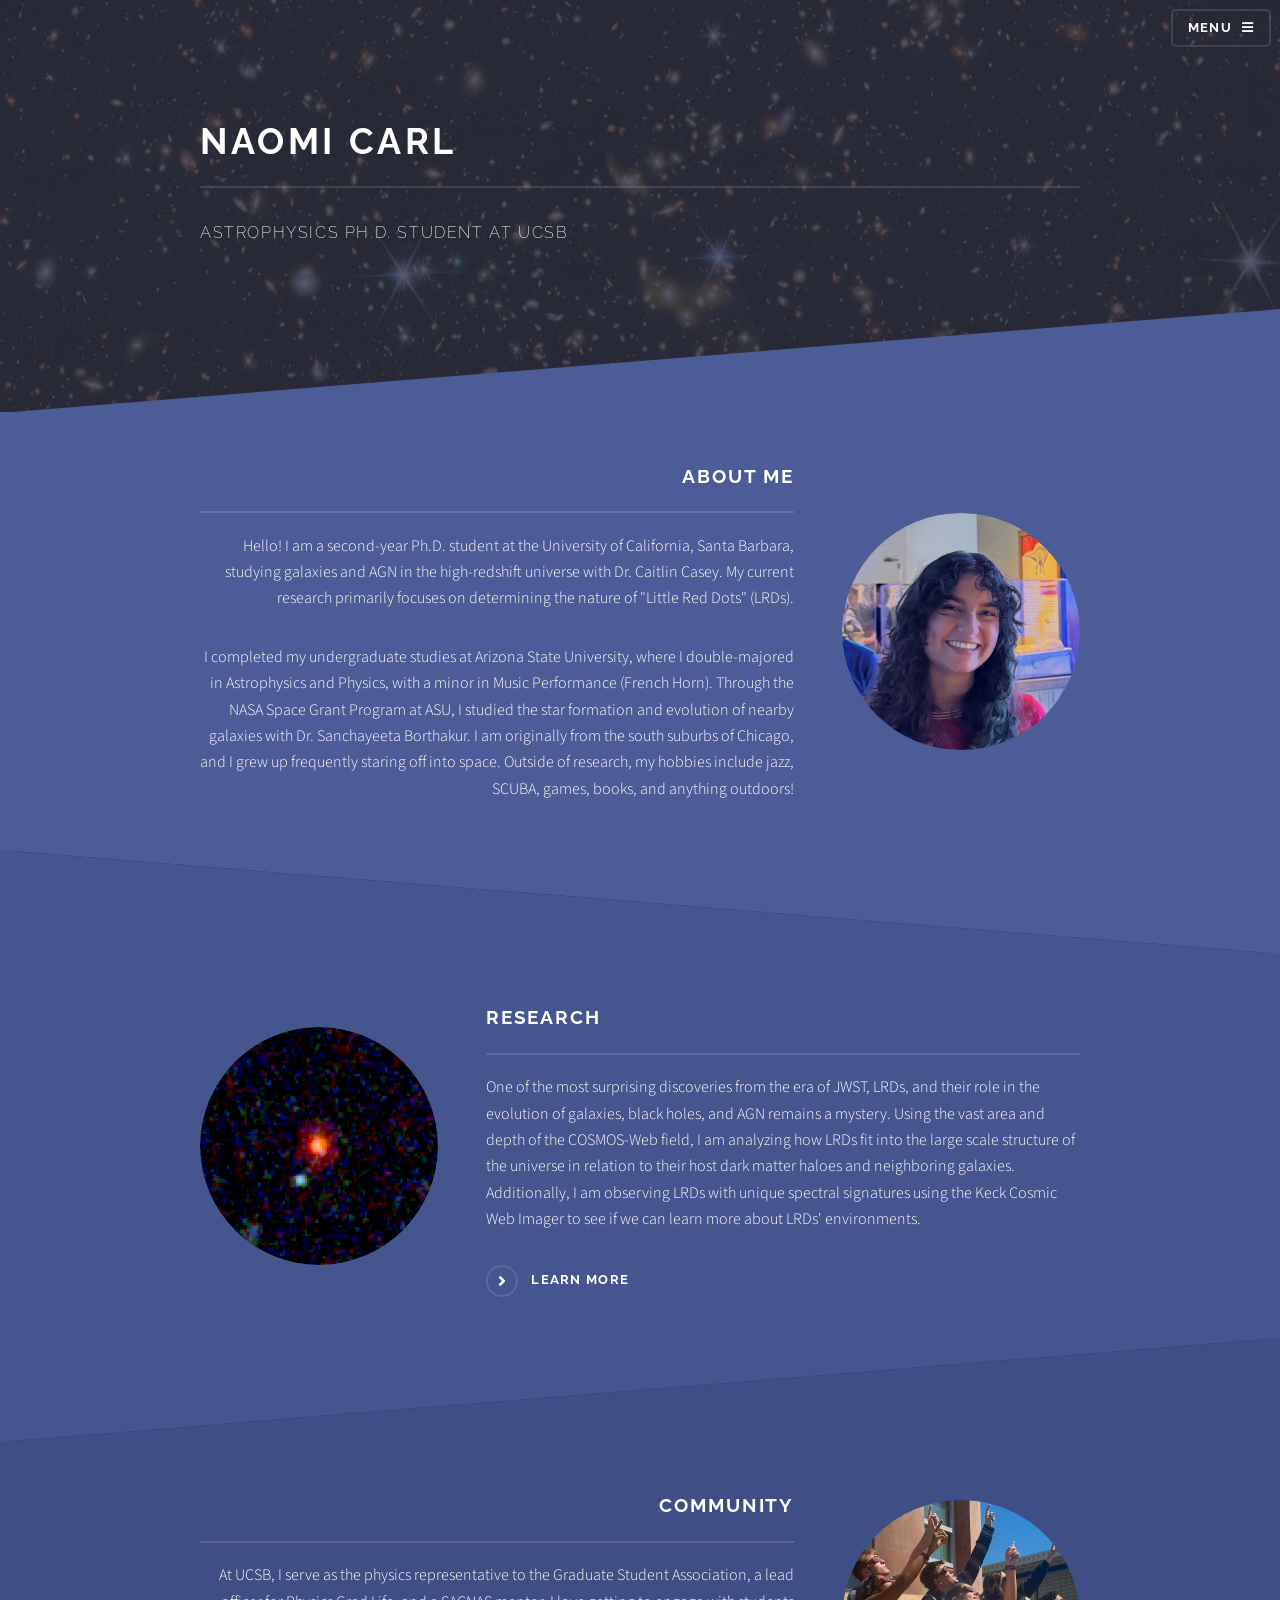
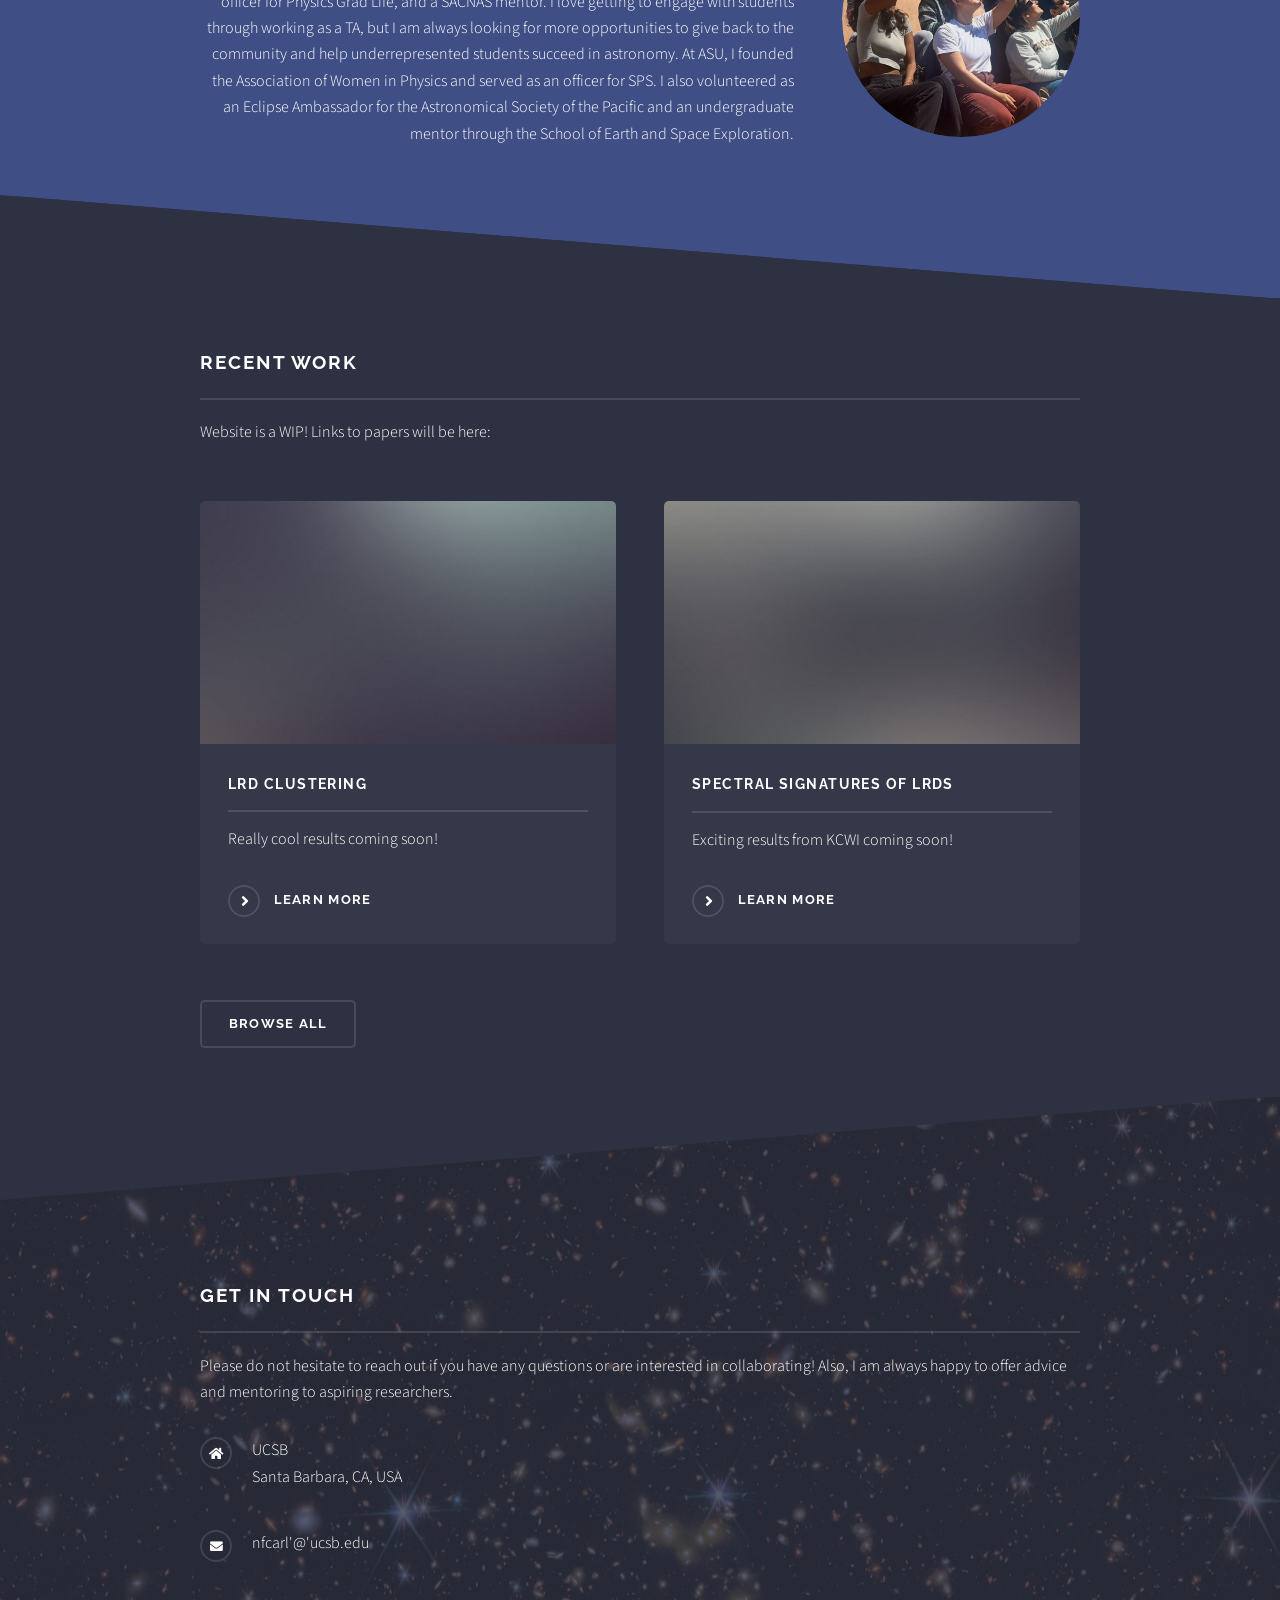
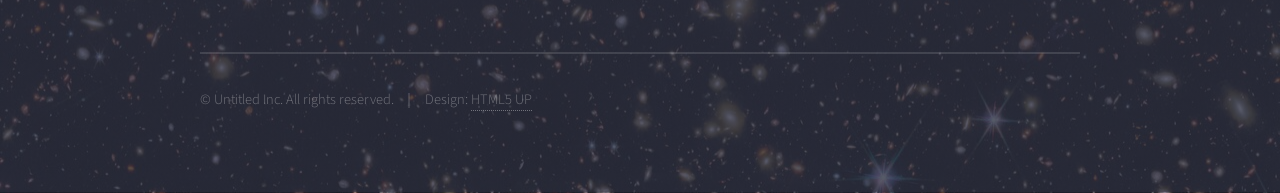
<file: index.html>
<!DOCTYPE HTML>
<!--
	Solid State by HTML5 UP
	html5up.net | @ajlkn
	Free for personal and commercial use under the CCA 3.0 license (html5up.net/license)
-->
<html>
	<head>
		<title>Naomi Carl</title>
		<meta charset="utf-8" />
		<meta name="viewport" content="width=device-width, initial-scale=1, user-scalable=no" />
		<link rel="stylesheet" href="assets/css/main.css" />
		<noscript><link rel="stylesheet" href="assets/css/noscript.css" /></noscript>
	</head>
	<body class="is-preload">

		<!-- Page Wrapper -->
			<div id="page-wrapper">

				<!-- Header -->
					<header id="header" class="alt">
						<h1><a href="index.html">Solid State</a></h1>
						<nav>
							<a href="#menu">Menu</a>
						</nav>
					</header>

				<!-- Menu -->
					<nav id="menu">
						<div class="inner">
							<h2>Menu</h2>
							<ul class="links">
								<li><a href="index.html">Home</a></li>
								<li><a href="cvdisplay.html">CV</a></li>
							</ul>
							<a href="#" class="close">Close</a>
						</div>
					</nav>

				<!-- Banner -->
					<section id="banner">
						<div class="inner">
							<h2>Naomi Carl</h2>
							<p>Astrophysics Ph.D. Student at UCSB</p>
						</div>
					</section>

				<!-- Wrapper -->
					<section id="wrapper">

						<!-- One -->
							<section id="one" class="wrapper spotlight style1">
								<div class="inner">
									<a href="#" class="image"><img src="images/IMG_7698.jpg" alt="" /></a>
									<div class="content">
										<h2 class="major">About Me</h2>
										<p>Hello! I am a second-year Ph.D. student at the University of California, Santa Barbara, studying galaxies and AGN in the high-redshift universe with Dr. Caitlin Casey. 
											My current research primarily focuses on determining the nature of "Little Red Dots" (LRDs). </p>

										<p>I completed my undergraduate studies at Arizona State University, where I double-majored in Astrophysics and Physics, with a minor in Music Performance (French Horn). 
											Through the NASA Space Grant Program at ASU, I studied the star formation and evolution of nearby galaxies with Dr. Sanchayeeta Borthakur. 
											I am originally from the south suburbs of Chicago, and I grew up frequently staring off into space. Outside of research, my hobbies include jazz, SCUBA, games, books, and anything outdoors! </p>
									</div>
								</div>
							</section>

						<!-- Two -->
							<section id="two" class="wrapper alt spotlight style2">
								<div class="inner">
									<a href="#" class="image"><img src="images/lrd.png" alt="" /></a>
									<div class="content">
										<h2 class="major">Research</h2>
										<p>One of the most surprising discoveries from the era of JWST, LRDs, and their role in the evolution of galaxies, black holes, and AGN remains a mystery. 
											Using the vast area and depth of the COSMOS-Web field, I am analyzing how LRDs fit into the large scale structure of the universe in relation to their host dark matter haloes and neighboring galaxies. 
											Additionally, I am observing LRDs with unique spectral signatures using the Keck Cosmic Web Imager to see if we can learn more about LRDs' environments. </p>
										<a href="https://arxiv.org/abs/2406.10341" class="special">Learn more</a>
									</div>
								</div>
							</section>

						<!-- Three -->
							<section id="three" class="wrapper spotlight style3">
								<div class="inner">
									<a href="#" class="image"><img src="images/IMG_7712.jpg" alt="" /></a>
									<div class="content">
										<h2 class="major">Community</h2>
										<p>At UCSB, I serve as the physics representative to the Graduate Student Association, a lead officer for Physics Grad Life, and a SACNAS mentor. 
											I love getting to engage with students through working as a TA, but I am always looking for more opportunities to give back to the community and help underrepresented students succeed in astronomy. 
											At ASU, I founded the Association of Women in Physics and served as an officer for SPS. I also volunteered as an Eclipse Ambassador for the Astronomical Society of the Pacific and an undergraduate mentor through the School of Earth and Space Exploration. </p>
									</div>
								</div>
							</section>

						<!-- Four -->
							<section id="four" class="wrapper alt style1">
								<div class="inner">
									<h2 class="major">Recent Work</h2>
									<p>Website is a WIP! Links to papers will be here:</p>
									<section class="features">
										<article>
											<a href="#" class="image"><img src="images/pic04.jpg" alt="" /></a>
											<h3 class="major">LRD Clustering</h3>
											<p>Really cool results coming soon!</p>
											<a href="#" class="special">Learn more</a>
										</article>
										<article>
											<a href="#" class="image"><img src="images/pic05.jpg" alt="" /></a>
											<h3 class="major">Spectral Signatures of LRDs</h3>
											<p>Exciting results from KCWI coming soon!</p>
											<a href="#" class="special">Learn more</a>
										</article>
									</section>
									<ul class="actions">
										<li><a href="#" class="button">Browse All</a></li>
									</ul>
								</div>
							</section>

					</section>

					<!-- Footer -->
					<section id="footer">
						<div class="inner">
							<h2 class="major">Get in touch</h2>
							<p>Please do not hesitate to reach out if you have any questions or are interested in collaborating! Also, I am always happy to offer advice and mentoring to aspiring researchers.</p>

							<ul class="contact">
								<li class="icon solid fa-home">
									UCSB<br />
									Santa Barbara, CA, USA
								</li>
								<li class="icon solid fa-envelope">nfcarl'@'ucsb.edu</li>
							</ul>

							<ul class="copyright">
								<li>&copy; Untitled Inc. All rights reserved.</li><li>Design: <a href="http://html5up.net">HTML5 UP</a></li>
							</ul>
						</div>
					</section>

			</div>

		<!-- Scripts -->
			<script src="assets/js/jquery.min.js"></script>
			<script src="assets/js/jquery.scrollex.min.js"></script>
			<script src="assets/js/browser.min.js"></script>
			<script src="assets/js/breakpoints.min.js"></script>
			<script src="assets/js/util.js"></script>
			<script src="assets/js/main.js"></script>

	</body>
</html>
</file>
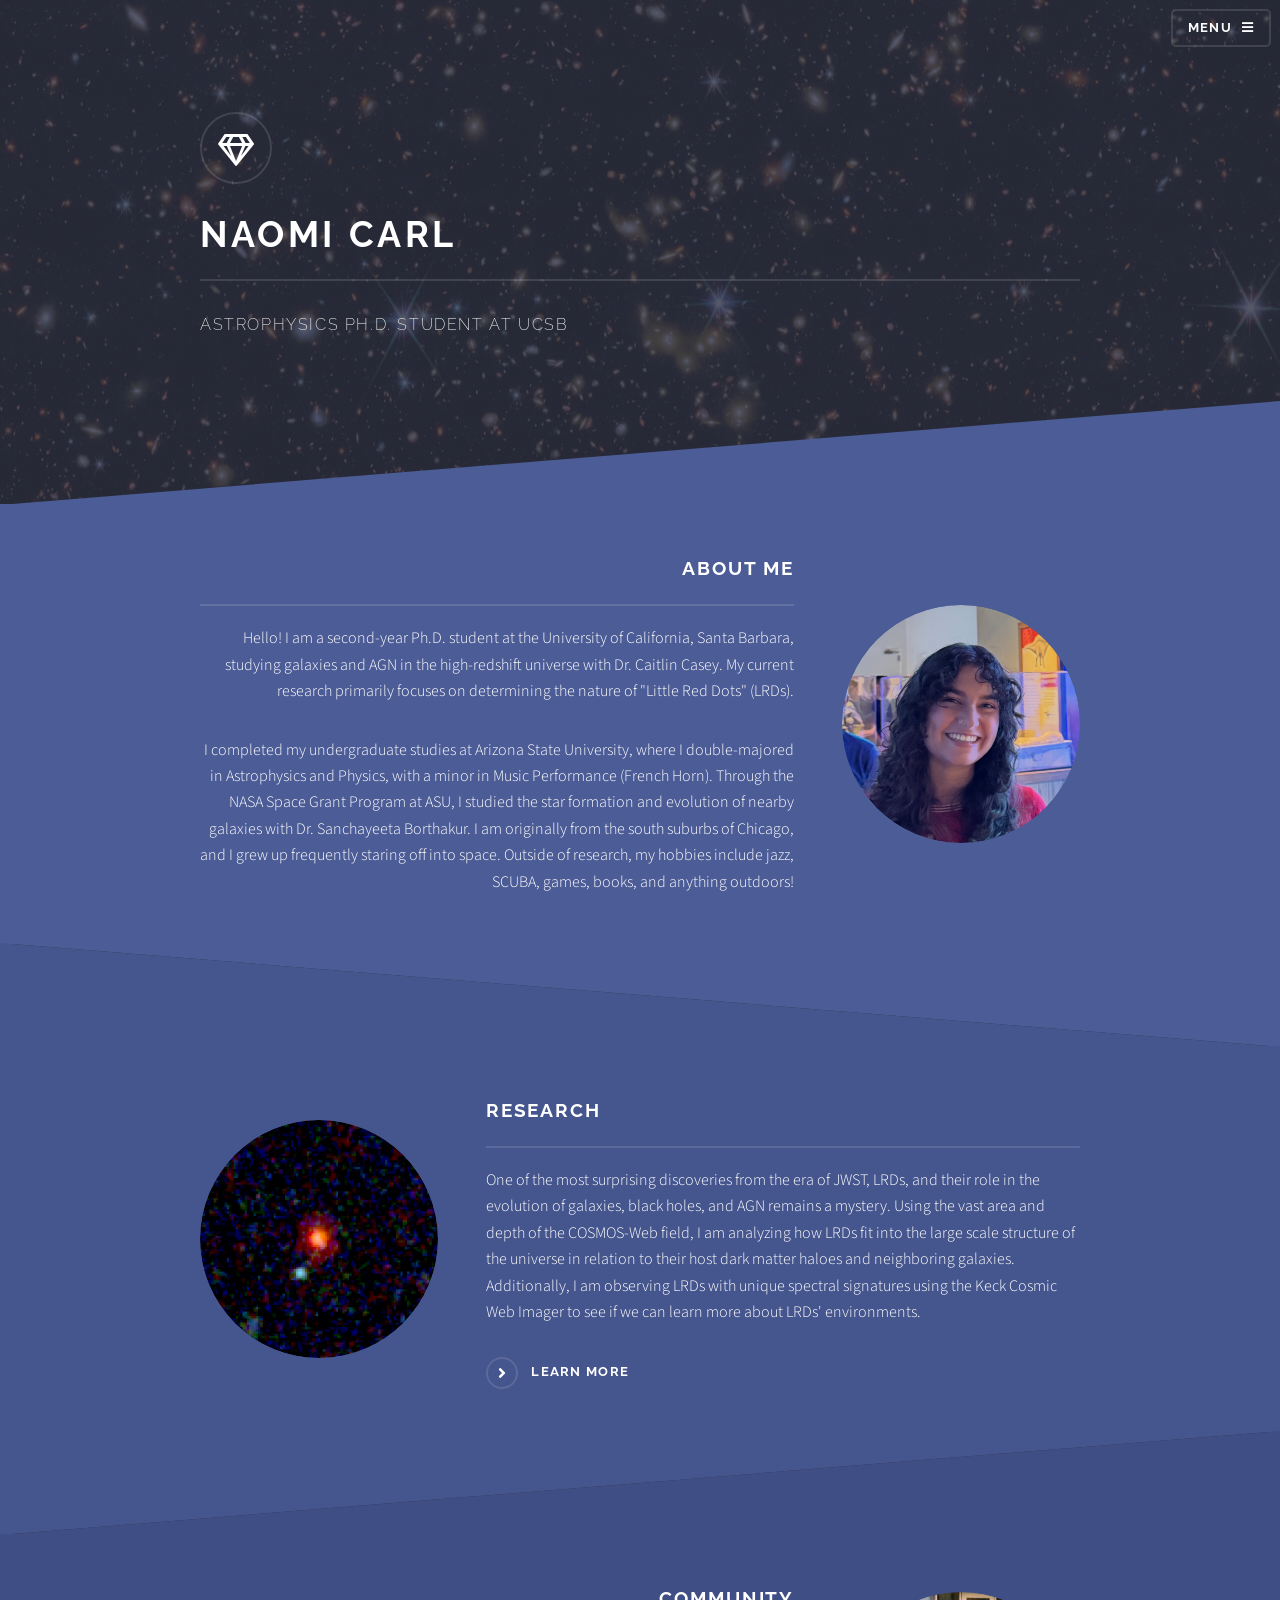
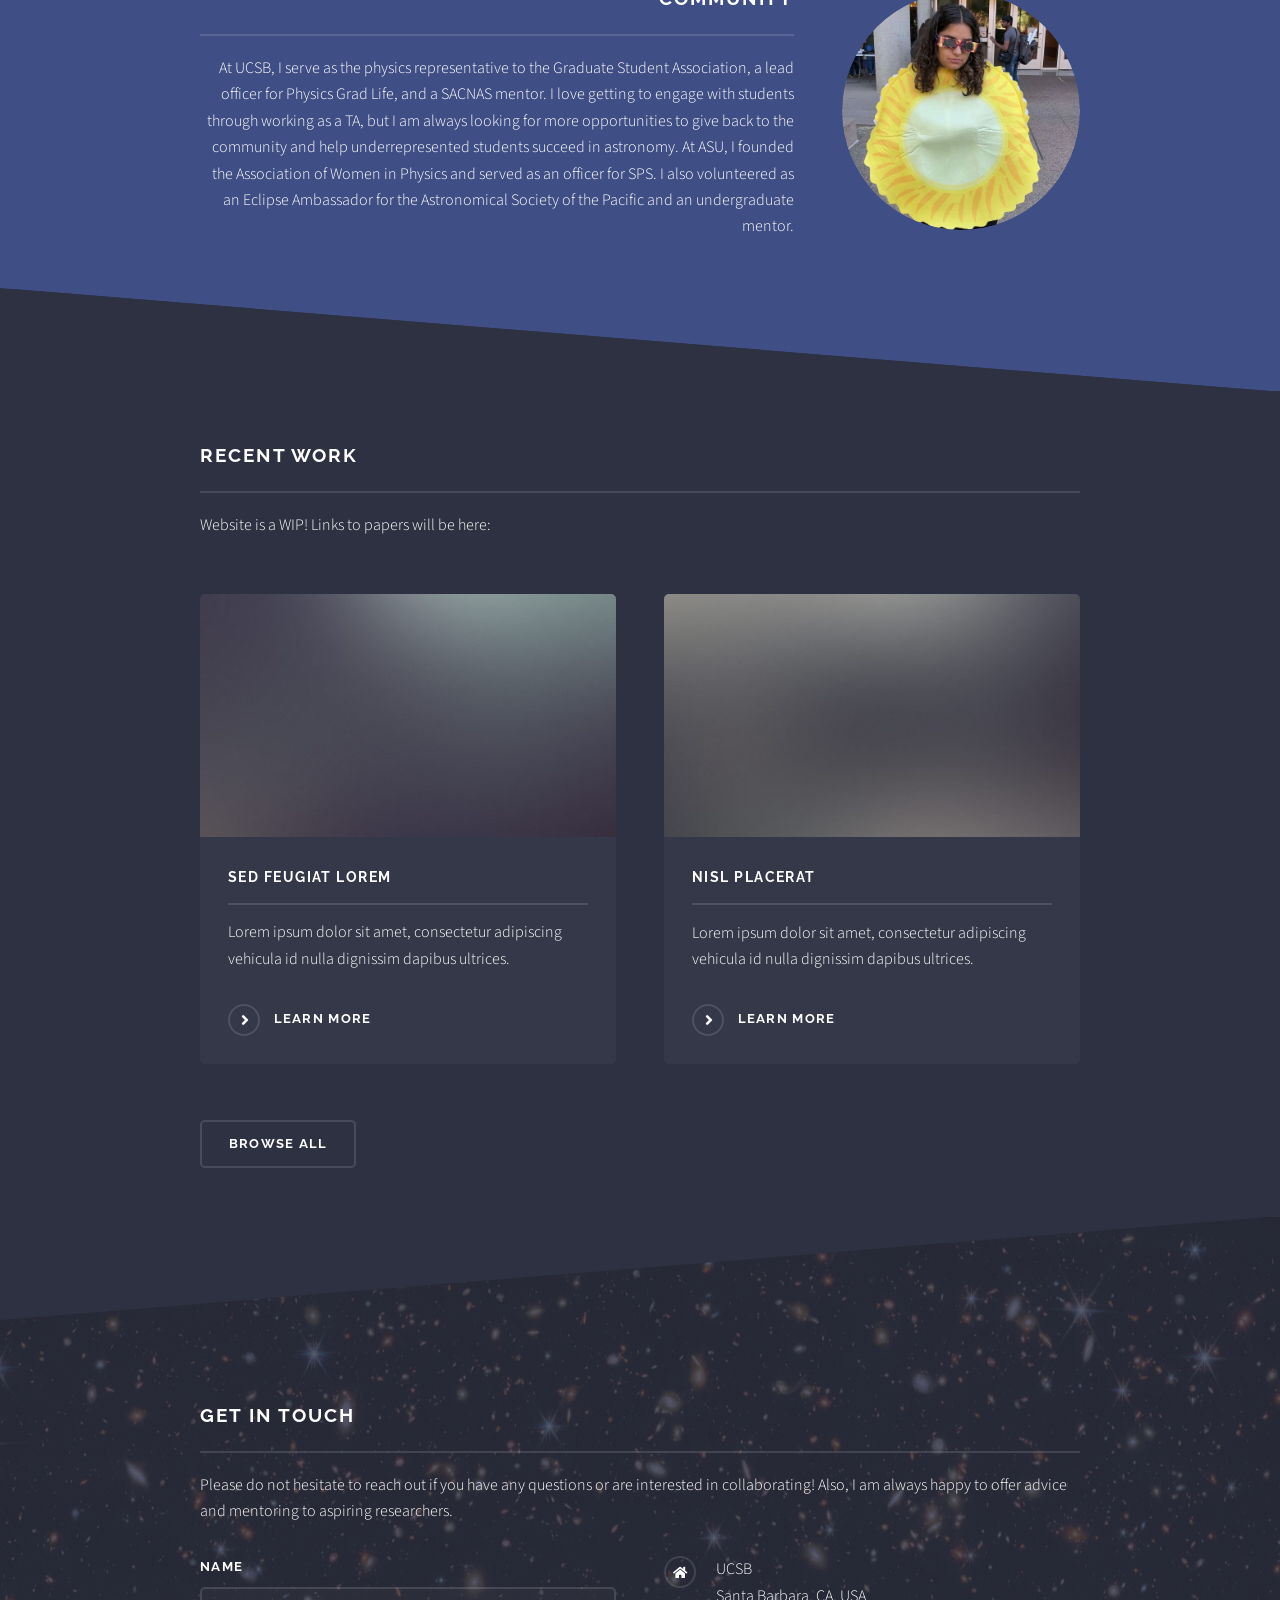
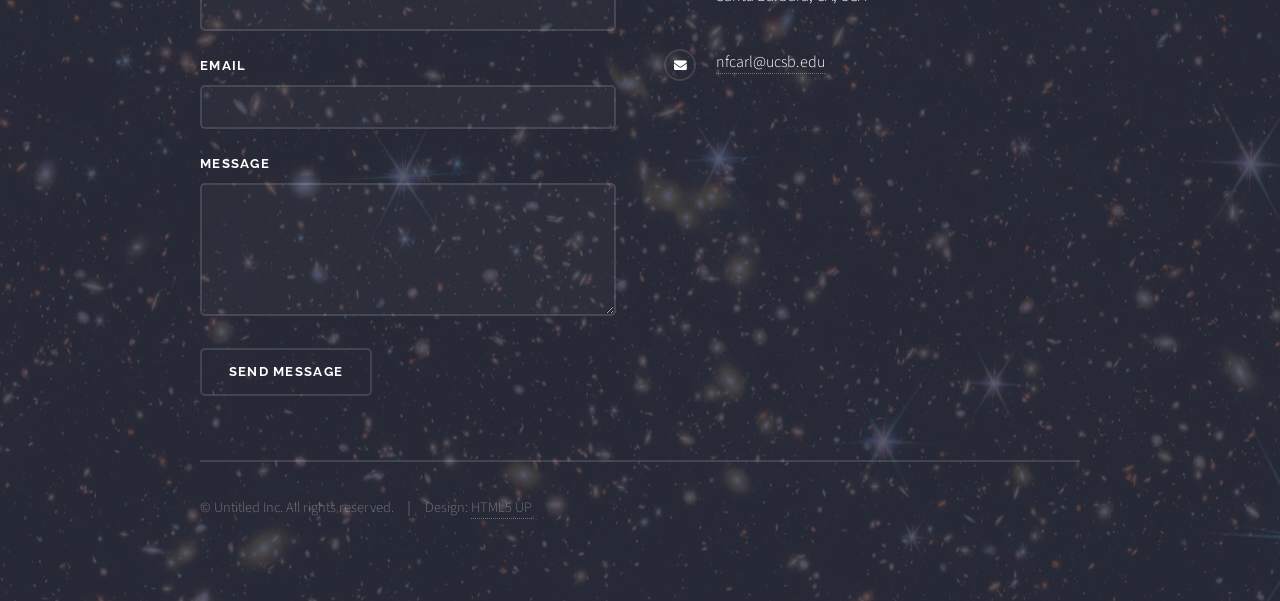
<file: html5up-solid-state/index.html>
<!DOCTYPE HTML>
<!--
	Solid State by HTML5 UP
	html5up.net | @ajlkn
	Free for personal and commercial use under the CCA 3.0 license (html5up.net/license)
-->
<html>
	<head>
		<title>Naomi Carl</title>
		<meta charset="utf-8" />
		<meta name="viewport" content="width=device-width, initial-scale=1, user-scalable=no" />
		<link rel="stylesheet" href="assets/css/main.css" />
		<noscript><link rel="stylesheet" href="assets/css/noscript.css" /></noscript>
	</head>
	<body class="is-preload">

		<!-- Page Wrapper -->
			<div id="page-wrapper">

				<!-- Header -->
					<header id="header" class="alt">
						<h1><a href="index.html">Solid State</a></h1>
						<nav>
							<a href="#menu">Menu</a>
						</nav>
					</header>

				<!-- Menu -->
					<nav id="menu">
						<div class="inner">
							<h2>Menu</h2>
							<ul class="links">
								<li><a href="index.html">Home</a></li>
								<li><a href="generic.html">About Me</a></li>
								<li><a href="elements.html">CV</a></li>
							</ul>
							<a href="#" class="close">Close</a>
						</div>
					</nav>

				<!-- Banner -->
					<section id="banner">
						<div class="inner">
							<div class="logo"><span class="icon fa-gem"></span></div>
							<h2>Naomi Carl</h2>
							<p>Astrophysics Ph.D. Student at UCSB</p>
						</div>
					</section>

				<!-- Wrapper -->
					<section id="wrapper">

						<!-- One -->
							<section id="one" class="wrapper spotlight style1">
								<div class="inner">
									<a href="#" class="image"><img src="images/IMG_7698.jpg" alt="" /></a>
									<div class="content">
										<h2 class="major">About Me</h2>
										<p>Hello! I am a second-year Ph.D. student at the University of California, Santa Barbara, studying galaxies and AGN in the high-redshift universe with Dr. Caitlin Casey. 
											My current research primarily focuses on determining the nature of "Little Red Dots" (LRDs). </p>

										<p>I completed my undergraduate studies at Arizona State University, where I double-majored in Astrophysics and Physics, with a minor in Music Performance (French Horn). 
											Through the NASA Space Grant Program at ASU, I studied the star formation and evolution of nearby galaxies with Dr. Sanchayeeta Borthakur. 
											I am originally from the south suburbs of Chicago, and I grew up frequently staring off into space. Outside of research, my hobbies include jazz, SCUBA, games, books, and anything outdoors! </p>
									</div>
								</div>
							</section>

						<!-- Two -->
							<section id="two" class="wrapper alt spotlight style2">
								<div class="inner">
									<a href="#" class="image"><img src="images/lrd.png" alt="" /></a>
									<div class="content">
										<h2 class="major">Research</h2>
										<p>One of the most surprising discoveries from the era of JWST, LRDs, and their role in the evolution of galaxies, black holes, and AGN remains a mystery. 
											Using the vast area and depth of the COSMOS-Web field, I am analyzing how LRDs fit into the large scale structure of the universe in relation to their host dark matter haloes and neighboring galaxies. 
											Additionally, I am observing LRDs with unique spectral signatures using the Keck Cosmic Web Imager to see if we can learn more about LRDs' environments. </p>
										<a href="#" class="special">Learn more</a>
									</div>
								</div>
							</section>

						<!-- Three -->
							<section id="three" class="wrapper spotlight style3">
								<div class="inner">
									<a href="#" class="image"><img src="images/IMG_7699.jpg" alt="" /></a>
									<div class="content">
										<h2 class="major">Community</h2>
										<p>At UCSB, I serve as the physics representative to the Graduate Student Association, a lead officer for Physics Grad Life, and a SACNAS mentor. 
											I love getting to engage with students through working as a TA, but I am always looking for more opportunities to give back to the community and help underrepresented students succeed in astronomy. 
											At ASU, I founded the Association of Women in Physics and served as an officer for SPS. I also volunteered as an Eclipse Ambassador for the Astronomical Society of the Pacific and an undergraduate mentor. </p>
									</div>
								</div>
							</section>

						<!-- Four -->
							<section id="four" class="wrapper alt style1">
								<div class="inner">
									<h2 class="major">Recent Work</h2>
									<p>Website is a WIP! Links to papers will be here:</p>
									<section class="features">
										<article>
											<a href="#" class="image"><img src="images/pic04.jpg" alt="" /></a>
											<h3 class="major">Sed feugiat lorem</h3>
											<p>Lorem ipsum dolor sit amet, consectetur adipiscing vehicula id nulla dignissim dapibus ultrices.</p>
											<a href="#" class="special">Learn more</a>
										</article>
										<article>
											<a href="#" class="image"><img src="images/pic05.jpg" alt="" /></a>
											<h3 class="major">Nisl placerat</h3>
											<p>Lorem ipsum dolor sit amet, consectetur adipiscing vehicula id nulla dignissim dapibus ultrices.</p>
											<a href="#" class="special">Learn more</a>
										</article>
									</section>
									<ul class="actions">
										<li><a href="#" class="button">Browse All</a></li>
									</ul>
								</div>
							</section>

					</section>

				<!-- Footer -->
					<section id="footer">
						<div class="inner">
							<h2 class="major">Get in touch</h2>
							<p>Please do not hesitate to reach out if you have any questions or are interested in collaborating! Also, I am always happy to offer advice and mentoring to aspiring researchers.</p>
							<form method="post" action="#">
								<div class="fields">
									<div class="field">
										<label for="name">Name</label>
										<input type="text" name="name" id="name" />
									</div>
									<div class="field">
										<label for="email">Email</label>
										<input type="email" name="email" id="email" />
									</div>
									<div class="field">
										<label for="message">Message</label>
										<textarea name="message" id="message" rows="4"></textarea>
									</div>
								</div>
								<ul class="actions">
									<li><input type="submit" value="Send Message" /></li>
								</ul>
							</form>
							<ul class="contact">
								<li class="icon solid fa-home">
									UCSB<br />
									Santa Barbara, CA, USA
								</li>
								<li class="icon solid fa-envelope"><a href="#">nfcarl@ucsb.edu</a></li>
							</ul>
							<ul class="copyright">
								<li>&copy; Untitled Inc. All rights reserved.</li><li>Design: <a href="http://html5up.net">HTML5 UP</a></li>
							</ul>
						</div>
					</section>

			</div>

		<!-- Scripts -->
			<script src="assets/js/jquery.min.js"></script>
			<script src="assets/js/jquery.scrollex.min.js"></script>
			<script src="assets/js/browser.min.js"></script>
			<script src="assets/js/breakpoints.min.js"></script>
			<script src="assets/js/util.js"></script>
			<script src="assets/js/main.js"></script>

	</body>
</html>
</file>
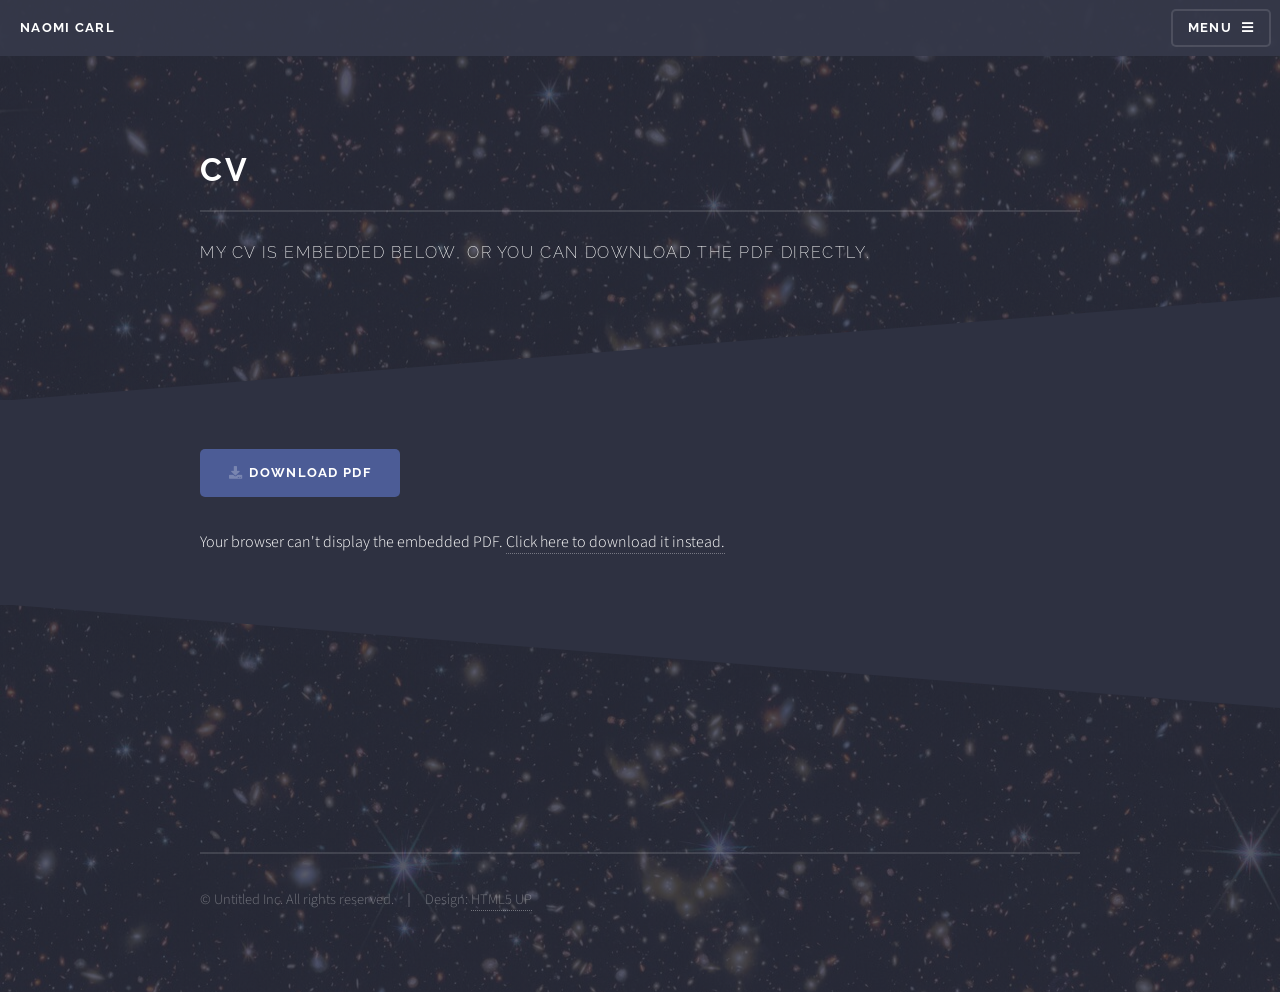
<file: cvdisplay.html>
<!DOCTYPE HTML>
<!--
	Solid State by HTML5 UP
	html5up.net | @ajlkn
	Free for personal and commercial use under the CCA 3.0 license (html5up.net/license)
-->
<html>
	<head>
		<title>CV - Naomi Carl</title>
		<meta charset="utf-8" />
		<meta name="viewport" content="width=device-width, initial-scale=1, user-scalable=no" />
		<link rel="stylesheet" href="assets/css/main.css" />
		<noscript><link rel="stylesheet" href="assets/css/noscript.css" /></noscript>
	</head>
	<body class="is-preload">

		<!-- Page Wrapper -->
			<div id="page-wrapper">

				<!-- Header -->
					<header id="header">
						<h1><a href="index.html">Naomi Carl</a></h1>
						<nav>
							<a href="#menu">Menu</a>
						</nav>
					</header>

				<!-- Menu -->
					<nav id="menu">
						<div class="inner">
							<h2>Menu</h2>
							<ul class="links">
								<li><a href="index.html">Home</a></li>
								<li><a href="cvdisplay.html">CV</a></li>
							</ul>
							<a href="#" class="close">Close</a>
						</div>
					</nav>

				<!-- Wrapper -->
					<section id="wrapper">
						<header>
							<div class="inner">
								<h2>CV</h2>
								<p>My CV is embedded below, or you can download the PDF directly.</p>
							</div>
						</header>

						<!-- Content -->
							<div class="wrapper">
								<div class="inner">

									<ul class="actions" style="margin-bottom: 2em;">
										<li><a href="cv.pdf" class="button primary icon solid fa-download" download>Download PDF</a></li>
									</ul>

									<object data="cv.pdf" type="application/pdf" width="100%" height="1000">
										<p>Your browser can't display the embedded PDF.
										<a href="cv.pdf">Click here to download it instead.</a></p>
									</object>

								</div>
							</div>

					</section>

				<!-- Footer -->
					<section id="footer">
						<div class="inner">
							<ul class="copyright">
								<li>&copy; Untitled Inc. All rights reserved.</li><li>Design: <a href="http://html5up.net">HTML5 UP</a></li>
							</ul>
						</div>
					</section>

			</div>

		<!-- Scripts -->
			<script src="assets/js/jquery.min.js"></script>
			<script src="assets/js/jquery.scrollex.min.js"></script>
			<script src="assets/js/browser.min.js"></script>
			<script src="assets/js/breakpoints.min.js"></script>
			<script src="assets/js/util.js"></script>
			<script src="assets/js/main.js"></script>

	</body>
</html>
</file>
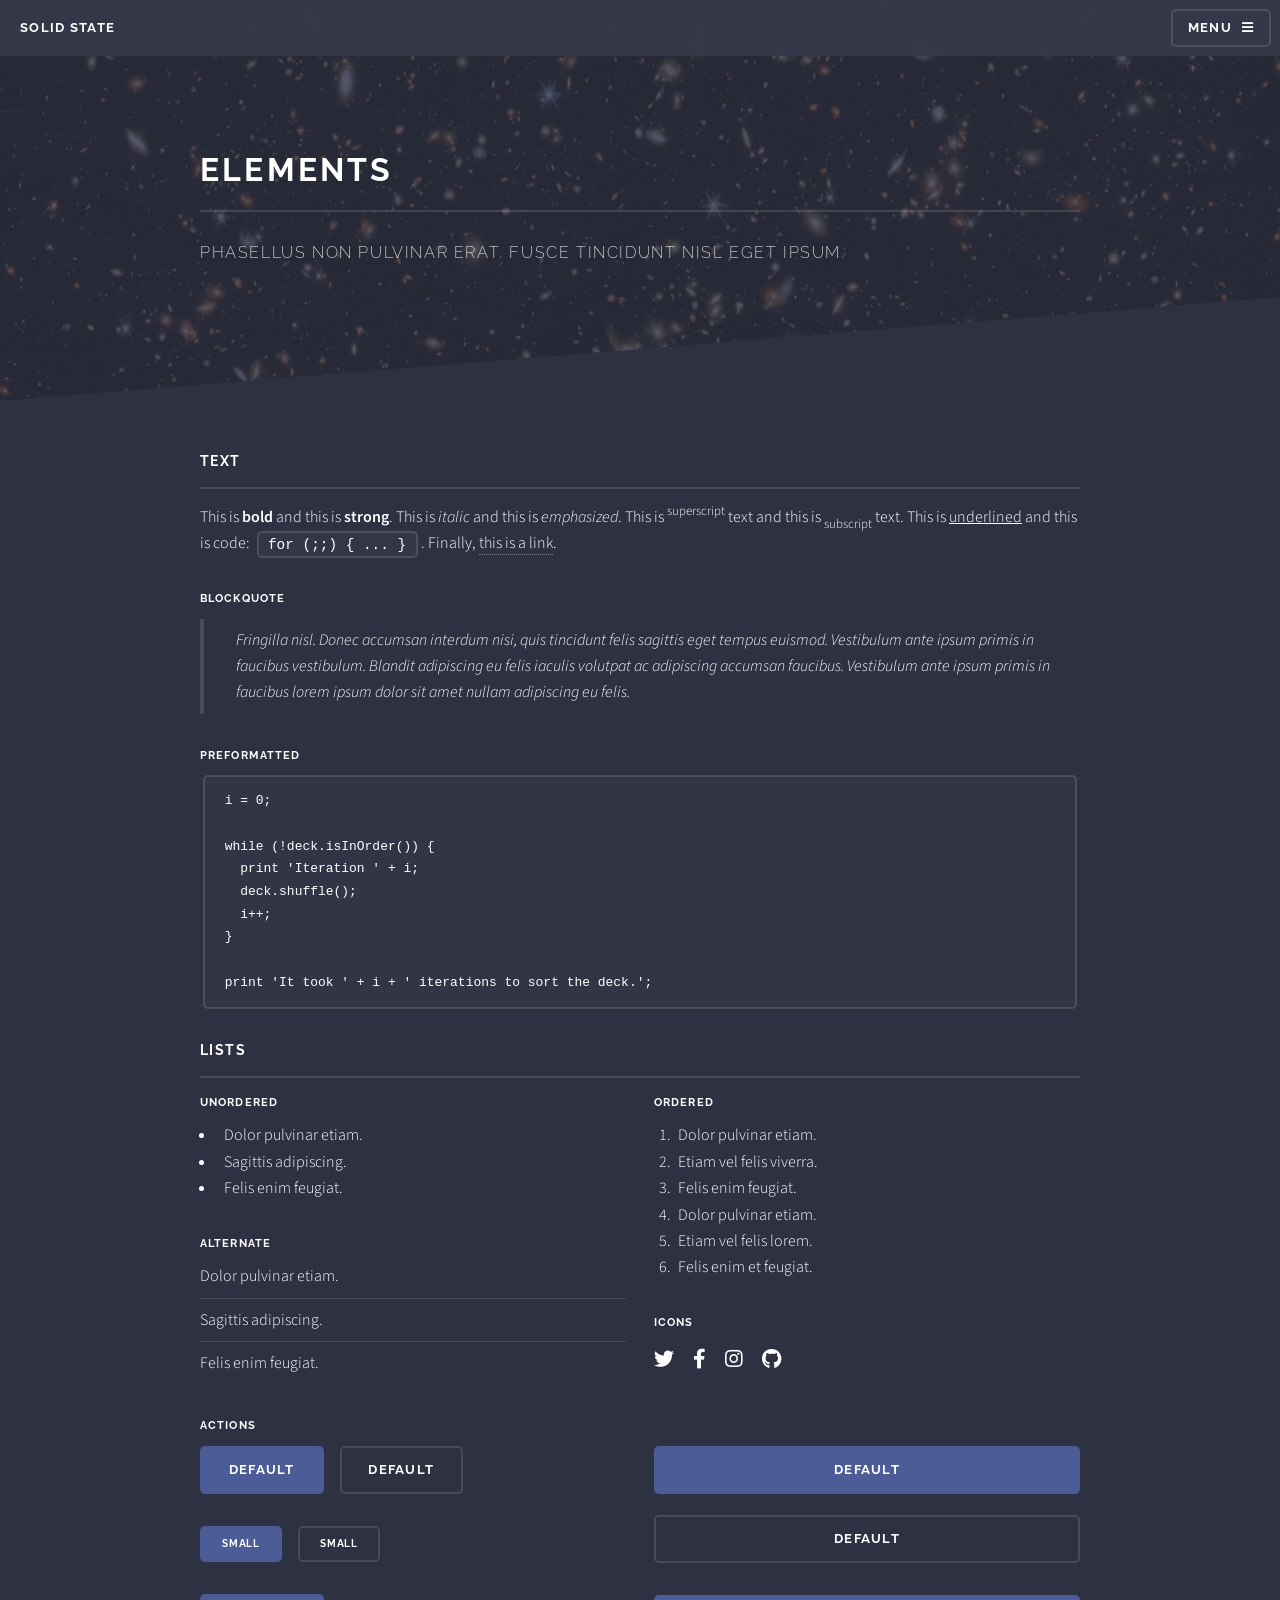
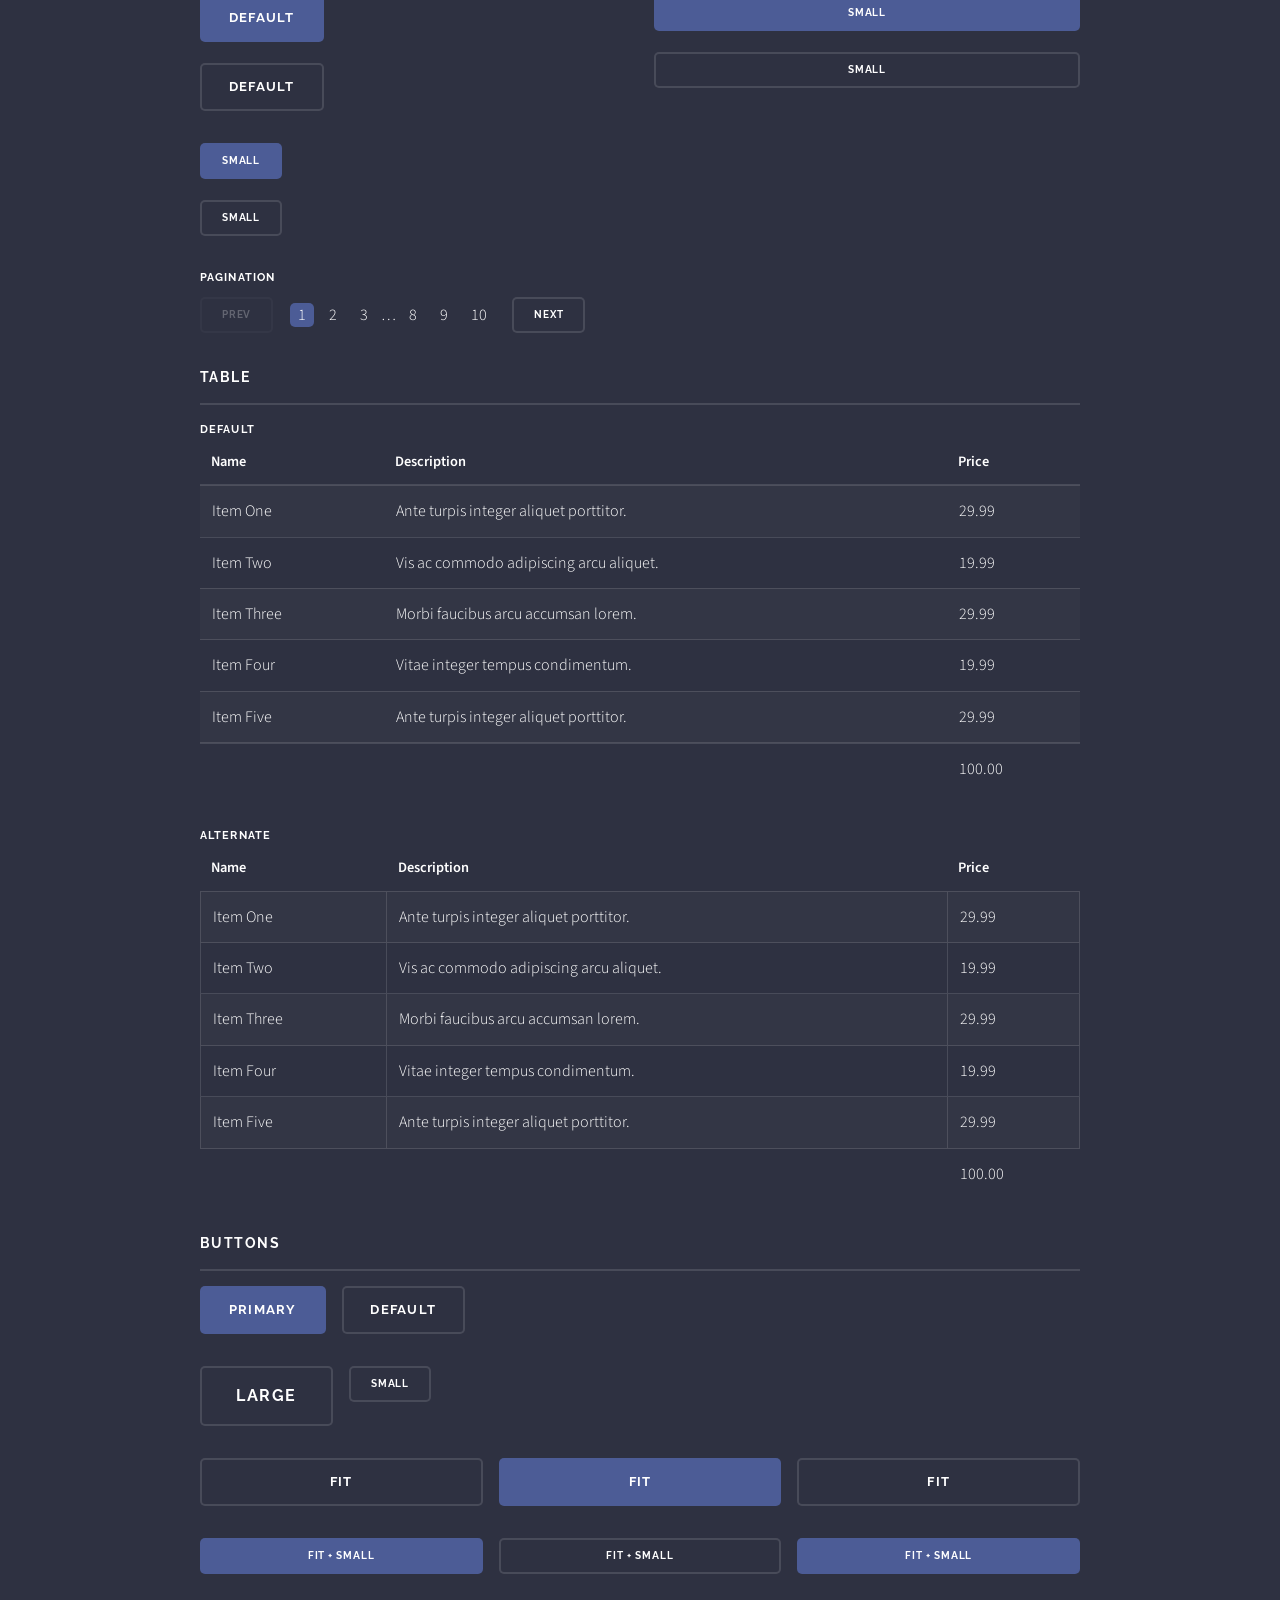
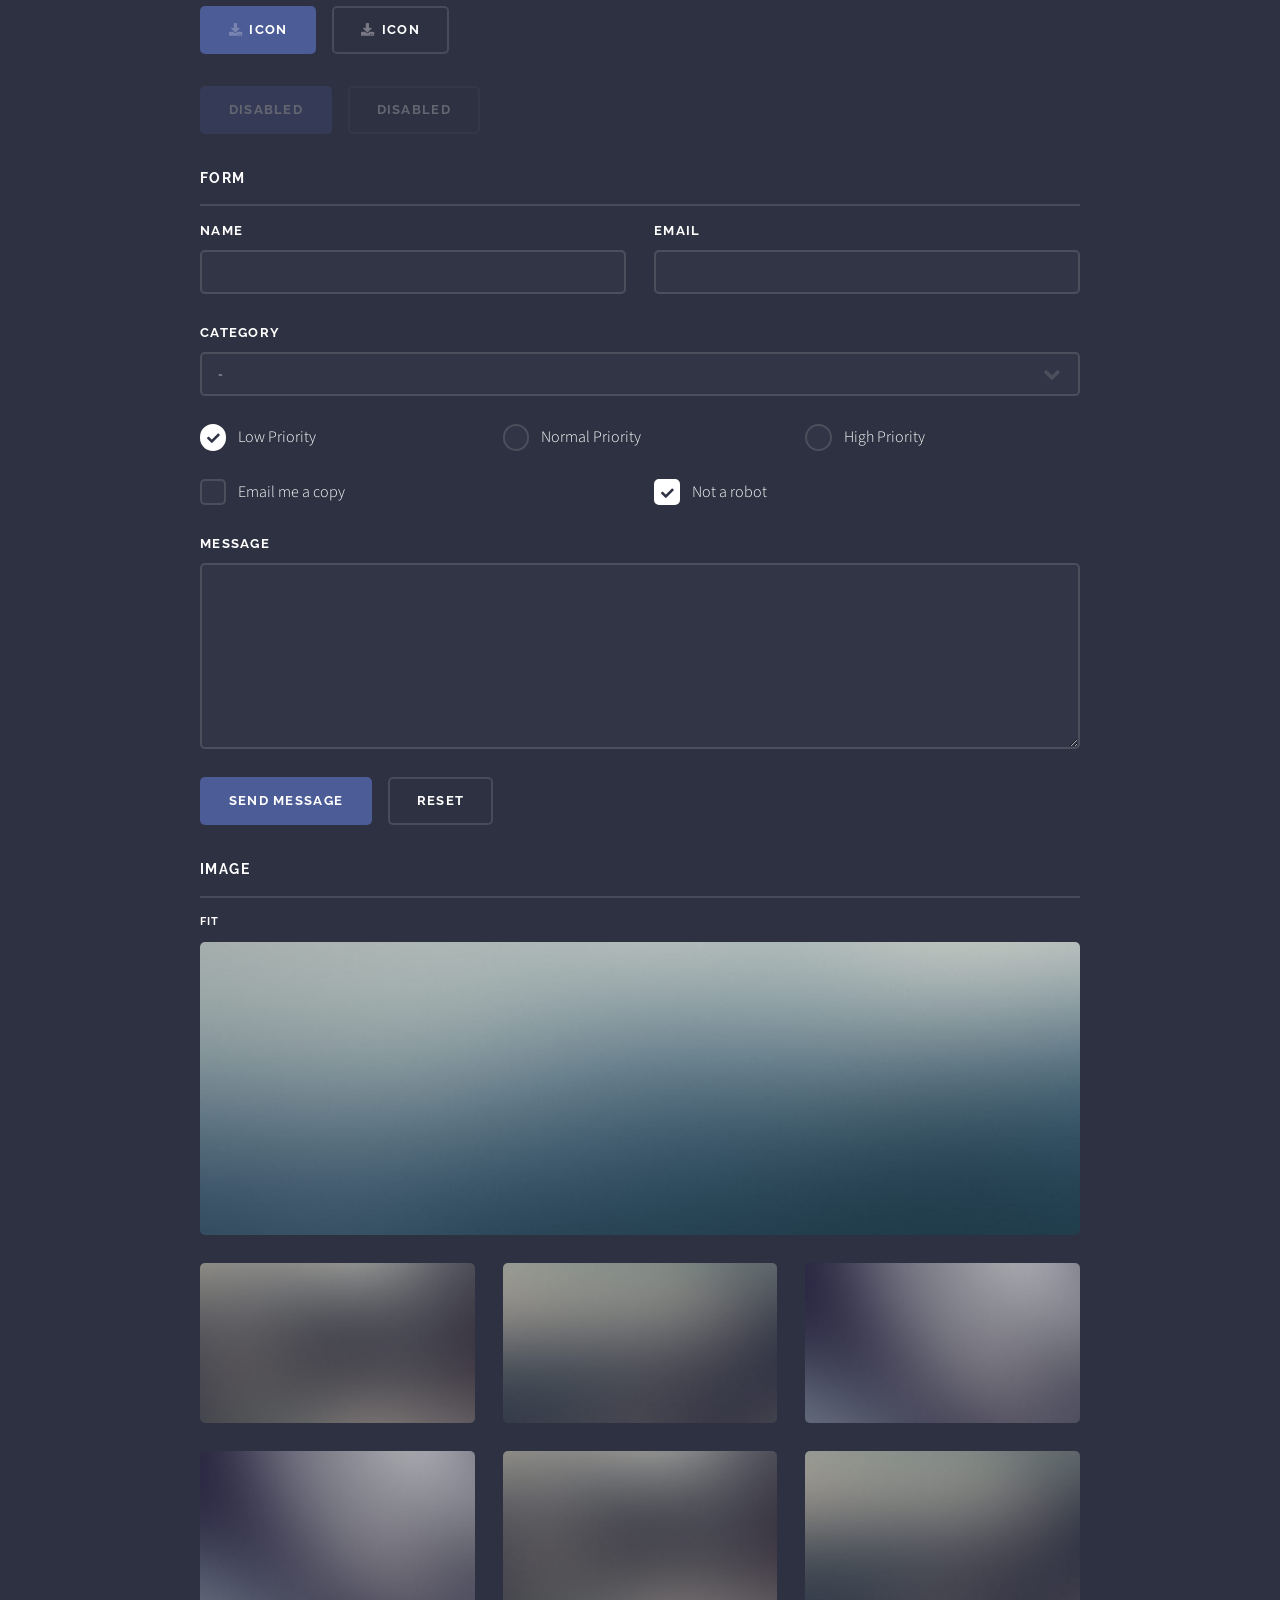
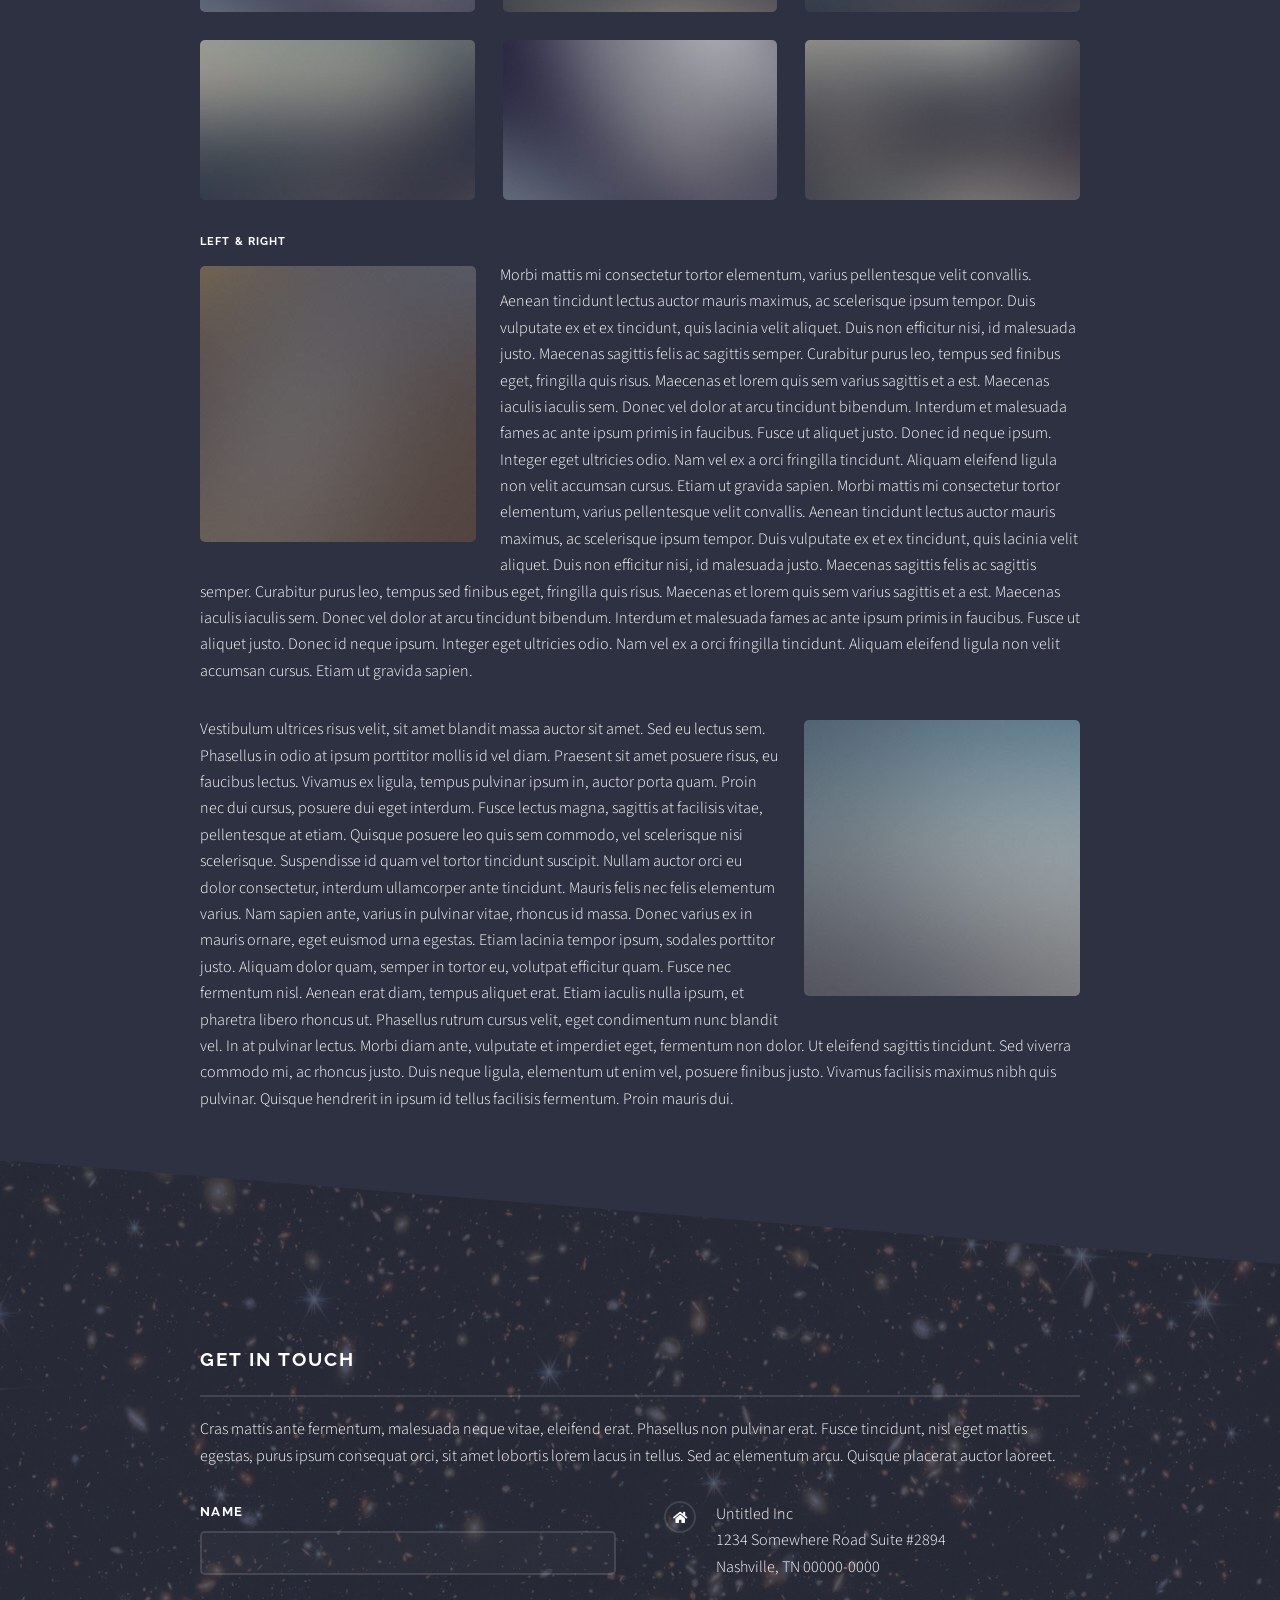
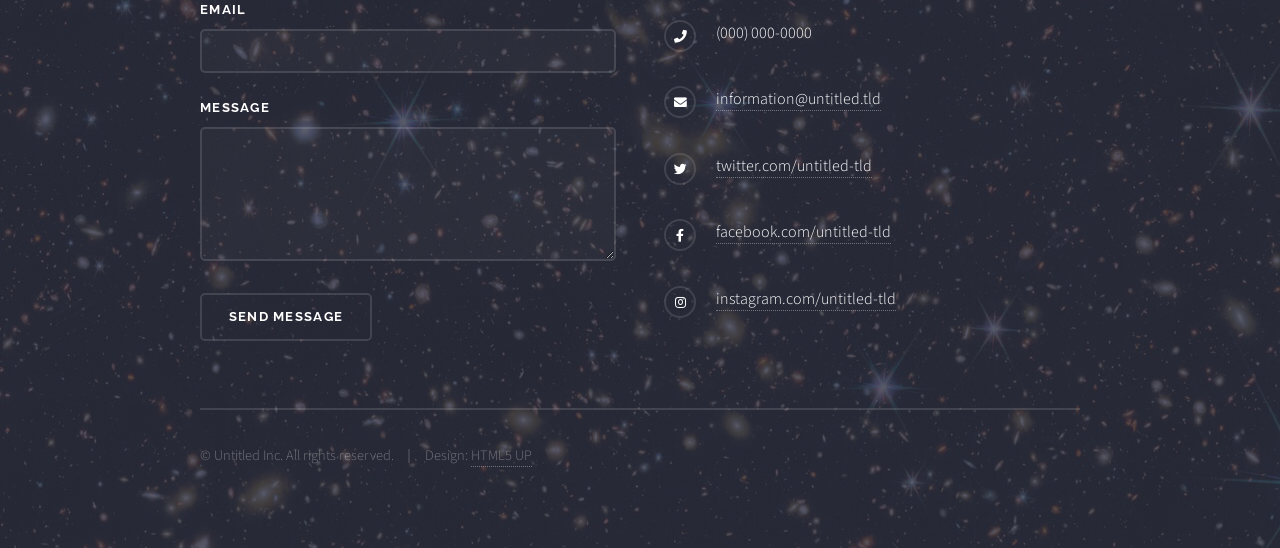
<file: elements.html>
<!DOCTYPE HTML>
<!--
	Solid State by HTML5 UP
	html5up.net | @ajlkn
	Free for personal and commercial use under the CCA 3.0 license (html5up.net/license)
-->
<html>
	<head>
		<title>Elements - Solid State by HTML5 UP</title>
		<meta charset="utf-8" />
		<meta name="viewport" content="width=device-width, initial-scale=1, user-scalable=no" />
		<link rel="stylesheet" href="assets/css/main.css" />
		<noscript><link rel="stylesheet" href="assets/css/noscript.css" /></noscript>
	</head>
	<body class="is-preload">

		<!-- Page Wrapper -->
			<div id="page-wrapper">

				<!-- Header -->
					<header id="header">
						<h1><a href="index.html">Solid State</a></h1>
						<nav>
							<a href="#menu">Menu</a>
						</nav>
					</header>

				<!-- Menu -->
					<nav id="menu">
						<div class="inner">
							<h2>Menu</h2>
							<ul class="links">
								<li><a href="index.html">Home</a></li>
								<li><a href="generic.html">Generic</a></li>
								<li><a href="elements.html">Elements</a></li>
								<li><a href="#">Log In</a></li>
								<li><a href="#">Sign Up</a></li>
							</ul>
							<a href="#" class="close">Close</a>
						</div>
					</nav>

				<!-- Wrapper -->
					<section id="wrapper">
						<header>
							<div class="inner">
								<h2>Elements</h2>
								<p>Phasellus non pulvinar erat. Fusce tincidunt nisl eget ipsum.</p>
							</div>
						</header>

						<!-- Content -->
							<div class="wrapper">
								<div class="inner">

									<section>
										<h3 class="major">Text</h3>
										<p>This is <b>bold</b> and this is <strong>strong</strong>. This is <i>italic</i> and this is <em>emphasized</em>.
										This is <sup>superscript</sup> text and this is <sub>subscript</sub> text.
										This is <u>underlined</u> and this is code: <code>for (;;) { ... }</code>. Finally, <a href="#">this is a link</a>.</p>
										<h4>Blockquote</h4>
										<blockquote>Fringilla nisl. Donec accumsan interdum nisi, quis tincidunt felis sagittis eget tempus euismod. Vestibulum ante ipsum primis in faucibus vestibulum. Blandit adipiscing eu felis iaculis volutpat ac adipiscing accumsan faucibus. Vestibulum ante ipsum primis in faucibus lorem ipsum dolor sit amet nullam adipiscing eu felis.</blockquote>
										<h4>Preformatted</h4>
										<pre><code>i = 0;

while (!deck.isInOrder()) {
  print 'Iteration ' + i;
  deck.shuffle();
  i++;
}

print 'It took ' + i + ' iterations to sort the deck.';</code></pre>
									</section>

									<section>
										<h3 class="major">Lists</h3>
										<div class="row">
											<div class="col-6 col-12-medium">
												<h4>Unordered</h4>
												<ul>
													<li>Dolor pulvinar etiam.</li>
													<li>Sagittis adipiscing.</li>
													<li>Felis enim feugiat.</li>
												</ul>
												<h4>Alternate</h4>
												<ul class="alt">
													<li>Dolor pulvinar etiam.</li>
													<li>Sagittis adipiscing.</li>
													<li>Felis enim feugiat.</li>
												</ul>
											</div>
											<div class="col-6 col-12-medium">
												<h4>Ordered</h4>
												<ol>
													<li>Dolor pulvinar etiam.</li>
													<li>Etiam vel felis viverra.</li>
													<li>Felis enim feugiat.</li>
													<li>Dolor pulvinar etiam.</li>
													<li>Etiam vel felis lorem.</li>
													<li>Felis enim et feugiat.</li>
												</ol>
												<h4>Icons</h4>
												<ul class="icons">
													<li><a href="#" class="icon brands fa-twitter"><span class="label">Twitter</span></a></li>
													<li><a href="#" class="icon brands fa-facebook-f"><span class="label">Facebook</span></a></li>
													<li><a href="#" class="icon brands fa-instagram"><span class="label">Instagram</span></a></li>
													<li><a href="#" class="icon brands fa-github"><span class="label">Github</span></a></li>
												</ul>
											</div>
										</div>
										<h4>Actions</h4>
										<div class="row">
											<div class="col-6 col-12-medium">
												<ul class="actions">
													<li><a href="#" class="button primary">Default</a></li>
													<li><a href="#" class="button">Default</a></li>
												</ul>
												<ul class="actions small">
													<li><a href="#" class="button primary small">Small</a></li>
													<li><a href="#" class="button small">Small</a></li>
												</ul>
												<ul class="actions stacked">
													<li><a href="#" class="button primary">Default</a></li>
													<li><a href="#" class="button">Default</a></li>
												</ul>
												<ul class="actions stacked small">
													<li><a href="#" class="button primary small">Small</a></li>
													<li><a href="#" class="button small">Small</a></li>
												</ul>
											</div>
											<div class="col-6 col-12-medium">
												<ul class="actions stacked">
													<li><a href="#" class="button primary fit">Default</a></li>
													<li><a href="#" class="button fit">Default</a></li>
												</ul>
												<ul class="actions stacked small">
													<li><a href="#" class="button primary small fit">Small</a></li>
													<li><a href="#" class="button small fit">Small</a></li>
												</ul>
											</div>
										</div>
										<h4>Pagination</h4>
										<ul class="pagination">
											<li><span class="button small disabled">Prev</span></li>
											<li><a href="#" class="page active">1</a></li>
											<li><a href="#" class="page">2</a></li>
											<li><a href="#" class="page">3</a></li>
											<li><span>&hellip;</span></li>
											<li><a href="#" class="page">8</a></li>
											<li><a href="#" class="page">9</a></li>
											<li><a href="#" class="page">10</a></li>
											<li><a href="#" class="button small">Next</a></li>
										</ul>
									</section>

									<section>
										<h3 class="major">Table</h3>
										<h4>Default</h4>
										<div class="table-wrapper">
											<table>
												<thead>
													<tr>
														<th>Name</th>
														<th>Description</th>
														<th>Price</th>
													</tr>
												</thead>
												<tbody>
													<tr>
														<td>Item One</td>
														<td>Ante turpis integer aliquet porttitor.</td>
														<td>29.99</td>
													</tr>
													<tr>
														<td>Item Two</td>
														<td>Vis ac commodo adipiscing arcu aliquet.</td>
														<td>19.99</td>
													</tr>
													<tr>
														<td>Item Three</td>
														<td> Morbi faucibus arcu accumsan lorem.</td>
														<td>29.99</td>
													</tr>
													<tr>
														<td>Item Four</td>
														<td>Vitae integer tempus condimentum.</td>
														<td>19.99</td>
													</tr>
													<tr>
														<td>Item Five</td>
														<td>Ante turpis integer aliquet porttitor.</td>
														<td>29.99</td>
													</tr>
												</tbody>
												<tfoot>
													<tr>
														<td colspan="2"></td>
														<td>100.00</td>
													</tr>
												</tfoot>
											</table>
										</div>

										<h4>Alternate</h4>
										<div class="table-wrapper">
											<table class="alt">
												<thead>
													<tr>
														<th>Name</th>
														<th>Description</th>
														<th>Price</th>
													</tr>
												</thead>
												<tbody>
													<tr>
														<td>Item One</td>
														<td>Ante turpis integer aliquet porttitor.</td>
														<td>29.99</td>
													</tr>
													<tr>
														<td>Item Two</td>
														<td>Vis ac commodo adipiscing arcu aliquet.</td>
														<td>19.99</td>
													</tr>
													<tr>
														<td>Item Three</td>
														<td> Morbi faucibus arcu accumsan lorem.</td>
														<td>29.99</td>
													</tr>
													<tr>
														<td>Item Four</td>
														<td>Vitae integer tempus condimentum.</td>
														<td>19.99</td>
													</tr>
													<tr>
														<td>Item Five</td>
														<td>Ante turpis integer aliquet porttitor.</td>
														<td>29.99</td>
													</tr>
												</tbody>
												<tfoot>
													<tr>
														<td colspan="2"></td>
														<td>100.00</td>
													</tr>
												</tfoot>
											</table>
										</div>
									</section>

									<section>
										<h3 class="major">Buttons</h3>
										<ul class="actions">
											<li><a href="#" class="button primary">Primary</a></li>
											<li><a href="#" class="button">Default</a></li>
										</ul>
										<ul class="actions">
											<li><a href="#" class="button large">Large</a></li>
											<li><a href="#" class="button small">Small</a></li>
										</ul>
										<ul class="actions fit">
											<li><a href="#" class="button fit">Fit</a></li>
											<li><a href="#" class="button primary fit">Fit</a></li>
											<li><a href="#" class="button fit">Fit</a></li>
										</ul>
										<ul class="actions fit small">
											<li><a href="#" class="button primary fit small">Fit + Small</a></li>
											<li><a href="#" class="button fit small">Fit + Small</a></li>
											<li><a href="#" class="button primary fit small">Fit + Small</a></li>
										</ul>
										<ul class="actions">
											<li><a href="#" class="button primary icon solid fa-download">Icon</a></li>
											<li><a href="#" class="button icon solid fa-download">Icon</a></li>
										</ul>
										<ul class="actions">
											<li><span class="button primary disabled">Disabled</span></li>
											<li><span class="button disabled">Disabled</span></li>
										</ul>
									</section>

									<section>
										<h3 class="major">Form</h3>
										<form method="post" action="#">
											<div class="row gtr-uniform">
												<div class="col-6 col-12-xsmall">
													<label for="demo-name">Name</label>
													<input type="text" name="demo-name" id="demo-name" value="" />
												</div>
												<div class="col-6 col-12-xsmall">
													<label for="demo-email">Email</label>
													<input type="email" name="demo-email" id="demo-email" value="" />
												</div>
												<div class="col-12">
													<label for="demo-category">Category</label>
													<select name="demo-category" id="demo-category">
														<option value="">-</option>
														<option value="1">Manufacturing</option>
														<option value="1">Shipping</option>
														<option value="1">Administration</option>
														<option value="1">Human Resources</option>
													</select>
												</div>
												<div class="col-4 col-12-small">
													<input type="radio" id="demo-priority-low" name="demo-priority" checked>
													<label for="demo-priority-low">Low Priority</label>
												</div>
												<div class="col-4 col-12-small">
													<input type="radio" id="demo-priority-normal" name="demo-priority">
													<label for="demo-priority-normal">Normal Priority</label>
												</div>
												<div class="col-4 col-12-small">
													<input type="radio" id="demo-priority-high" name="demo-priority">
													<label for="demo-priority-high">High Priority</label>
												</div>
												<div class="col-6 col-12-small">
													<input type="checkbox" id="demo-copy" name="demo-copy">
													<label for="demo-copy">Email me a copy</label>
												</div>
												<div class="col-6 col-12-small">
													<input type="checkbox" id="demo-human" name="demo-human" checked>
													<label for="demo-human">Not a robot</label>
												</div>
												<div class="col-12">
													<label for="demo-message">Message</label>
													<textarea name="demo-message" id="demo-message" rows="6"></textarea>
												</div>
												<div class="col-12">
													<ul class="actions">
														<li><input type="submit" value="Send Message" class="primary" /></li>
														<li><input type="reset" value="Reset" /></li>
													</ul>
												</div>
											</div>
										</form>
									</section>

									<section>
										<h3 class="major">Image</h3>
										<h4>Fit</h4>
										<div class="box alt">
											<div class="row gtr-uniform">
												<div class="col-12"><span class="image fit"><img src="images/pic08.jpg" alt="" /></span></div>
												<div class="col-4"><span class="image fit"><img src="images/pic05.jpg" alt="" /></span></div>
												<div class="col-4"><span class="image fit"><img src="images/pic06.jpg" alt="" /></span></div>
												<div class="col-4"><span class="image fit"><img src="images/pic07.jpg" alt="" /></span></div>
												<div class="col-4"><span class="image fit"><img src="images/pic07.jpg" alt="" /></span></div>
												<div class="col-4"><span class="image fit"><img src="images/pic05.jpg" alt="" /></span></div>
												<div class="col-4"><span class="image fit"><img src="images/pic06.jpg" alt="" /></span></div>
												<div class="col-4"><span class="image fit"><img src="images/pic06.jpg" alt="" /></span></div>
												<div class="col-4"><span class="image fit"><img src="images/pic07.jpg" alt="" /></span></div>
												<div class="col-4"><span class="image fit"><img src="images/pic05.jpg" alt="" /></span></div>
											</div>
										</div>
										<h4>Left &amp; Right</h4>
										<p><span class="image left"><img src="images/pic01.jpg" alt="" /></span>Morbi mattis mi consectetur tortor elementum, varius pellentesque velit convallis. Aenean tincidunt lectus auctor mauris maximus, ac scelerisque ipsum tempor. Duis vulputate ex et ex tincidunt, quis lacinia velit aliquet. Duis non efficitur nisi, id malesuada justo. Maecenas sagittis felis ac sagittis semper. Curabitur purus leo, tempus sed finibus eget, fringilla quis risus. Maecenas et lorem quis sem varius sagittis et a est. Maecenas iaculis iaculis sem. Donec vel dolor at arcu tincidunt bibendum. Interdum et malesuada fames ac ante ipsum primis in faucibus. Fusce ut aliquet justo. Donec id neque ipsum. Integer eget ultricies odio. Nam vel ex a orci fringilla tincidunt. Aliquam eleifend ligula non velit accumsan cursus. Etiam ut gravida sapien. Morbi mattis mi consectetur tortor elementum, varius pellentesque velit convallis. Aenean tincidunt lectus auctor mauris maximus, ac scelerisque ipsum tempor. Duis vulputate ex et ex tincidunt, quis lacinia velit aliquet. Duis non efficitur nisi, id malesuada justo. Maecenas sagittis felis ac sagittis semper. Curabitur purus leo, tempus sed finibus eget, fringilla quis risus. Maecenas et lorem quis sem varius sagittis et a est. Maecenas iaculis iaculis sem. Donec vel dolor at arcu tincidunt bibendum. Interdum et malesuada fames ac ante ipsum primis in faucibus. Fusce ut aliquet justo. Donec id neque ipsum. Integer eget ultricies odio. Nam vel ex a orci fringilla tincidunt. Aliquam eleifend ligula non velit accumsan cursus. Etiam ut gravida sapien.</p>
										<p><span class="image right"><img src="images/pic02.jpg" alt="" /></span>Vestibulum ultrices risus velit, sit amet blandit massa auctor sit amet. Sed eu lectus sem. Phasellus in odio at ipsum porttitor mollis id vel diam. Praesent sit amet posuere risus, eu faucibus lectus. Vivamus ex ligula, tempus pulvinar ipsum in, auctor porta quam. Proin nec dui cursus, posuere dui eget interdum. Fusce lectus magna, sagittis at facilisis vitae, pellentesque at etiam. Quisque posuere leo quis sem commodo, vel scelerisque nisi scelerisque. Suspendisse id quam vel tortor tincidunt suscipit. Nullam auctor orci eu dolor consectetur, interdum ullamcorper ante tincidunt. Mauris felis nec felis elementum varius. Nam sapien ante, varius in pulvinar vitae, rhoncus id massa. Donec varius ex in mauris ornare, eget euismod urna egestas. Etiam lacinia tempor ipsum, sodales porttitor justo. Aliquam dolor quam, semper in tortor eu, volutpat efficitur quam. Fusce nec fermentum nisl. Aenean erat diam, tempus aliquet erat. Etiam iaculis nulla ipsum, et pharetra libero rhoncus ut. Phasellus rutrum cursus velit, eget condimentum nunc blandit vel. In at pulvinar lectus. Morbi diam ante, vulputate et imperdiet eget, fermentum non dolor. Ut eleifend sagittis tincidunt. Sed viverra commodo mi, ac rhoncus justo. Duis neque ligula, elementum ut enim vel, posuere finibus justo. Vivamus facilisis maximus nibh quis pulvinar. Quisque hendrerit in ipsum id tellus facilisis fermentum. Proin mauris dui.</p>
									</section>

								</div>
							</div>

					</section>

				<!-- Footer -->
					<section id="footer">
						<div class="inner">
							<h2 class="major">Get in touch</h2>
							<p>Cras mattis ante fermentum, malesuada neque vitae, eleifend erat. Phasellus non pulvinar erat. Fusce tincidunt, nisl eget mattis egestas, purus ipsum consequat orci, sit amet lobortis lorem lacus in tellus. Sed ac elementum arcu. Quisque placerat auctor laoreet.</p>
							<form method="post" action="#">
								<div class="fields">
									<div class="field">
										<label for="name">Name</label>
										<input type="text" name="name" id="name" />
									</div>
									<div class="field">
										<label for="email">Email</label>
										<input type="email" name="email" id="email" />
									</div>
									<div class="field">
										<label for="message">Message</label>
										<textarea name="message" id="message" rows="4"></textarea>
									</div>
								</div>
								<ul class="actions">
									<li><input type="submit" value="Send Message" /></li>
								</ul>
							</form>
							<ul class="contact">
								<li class="icon solid fa-home">
									Untitled Inc<br />
									1234 Somewhere Road Suite #2894<br />
									Nashville, TN 00000-0000
								</li>
								<li class="icon solid fa-phone">(000) 000-0000</li>
								<li class="icon solid fa-envelope"><a href="#">information@untitled.tld</a></li>
								<li class="icon brands fa-twitter"><a href="#">twitter.com/untitled-tld</a></li>
								<li class="icon brands fa-facebook-f"><a href="#">facebook.com/untitled-tld</a></li>
								<li class="icon brands fa-instagram"><a href="#">instagram.com/untitled-tld</a></li>
							</ul>
							<ul class="copyright">
								<li>&copy; Untitled Inc. All rights reserved.</li><li>Design: <a href="http://html5up.net">HTML5 UP</a></li>
							</ul>
						</div>
					</section>

			</div>

		<!-- Scripts -->
			<script src="assets/js/jquery.min.js"></script>
			<script src="assets/js/jquery.scrollex.min.js"></script>
			<script src="assets/js/browser.min.js"></script>
			<script src="assets/js/breakpoints.min.js"></script>
			<script src="assets/js/util.js"></script>
			<script src="assets/js/main.js"></script>

	</body>
</html>
</file>
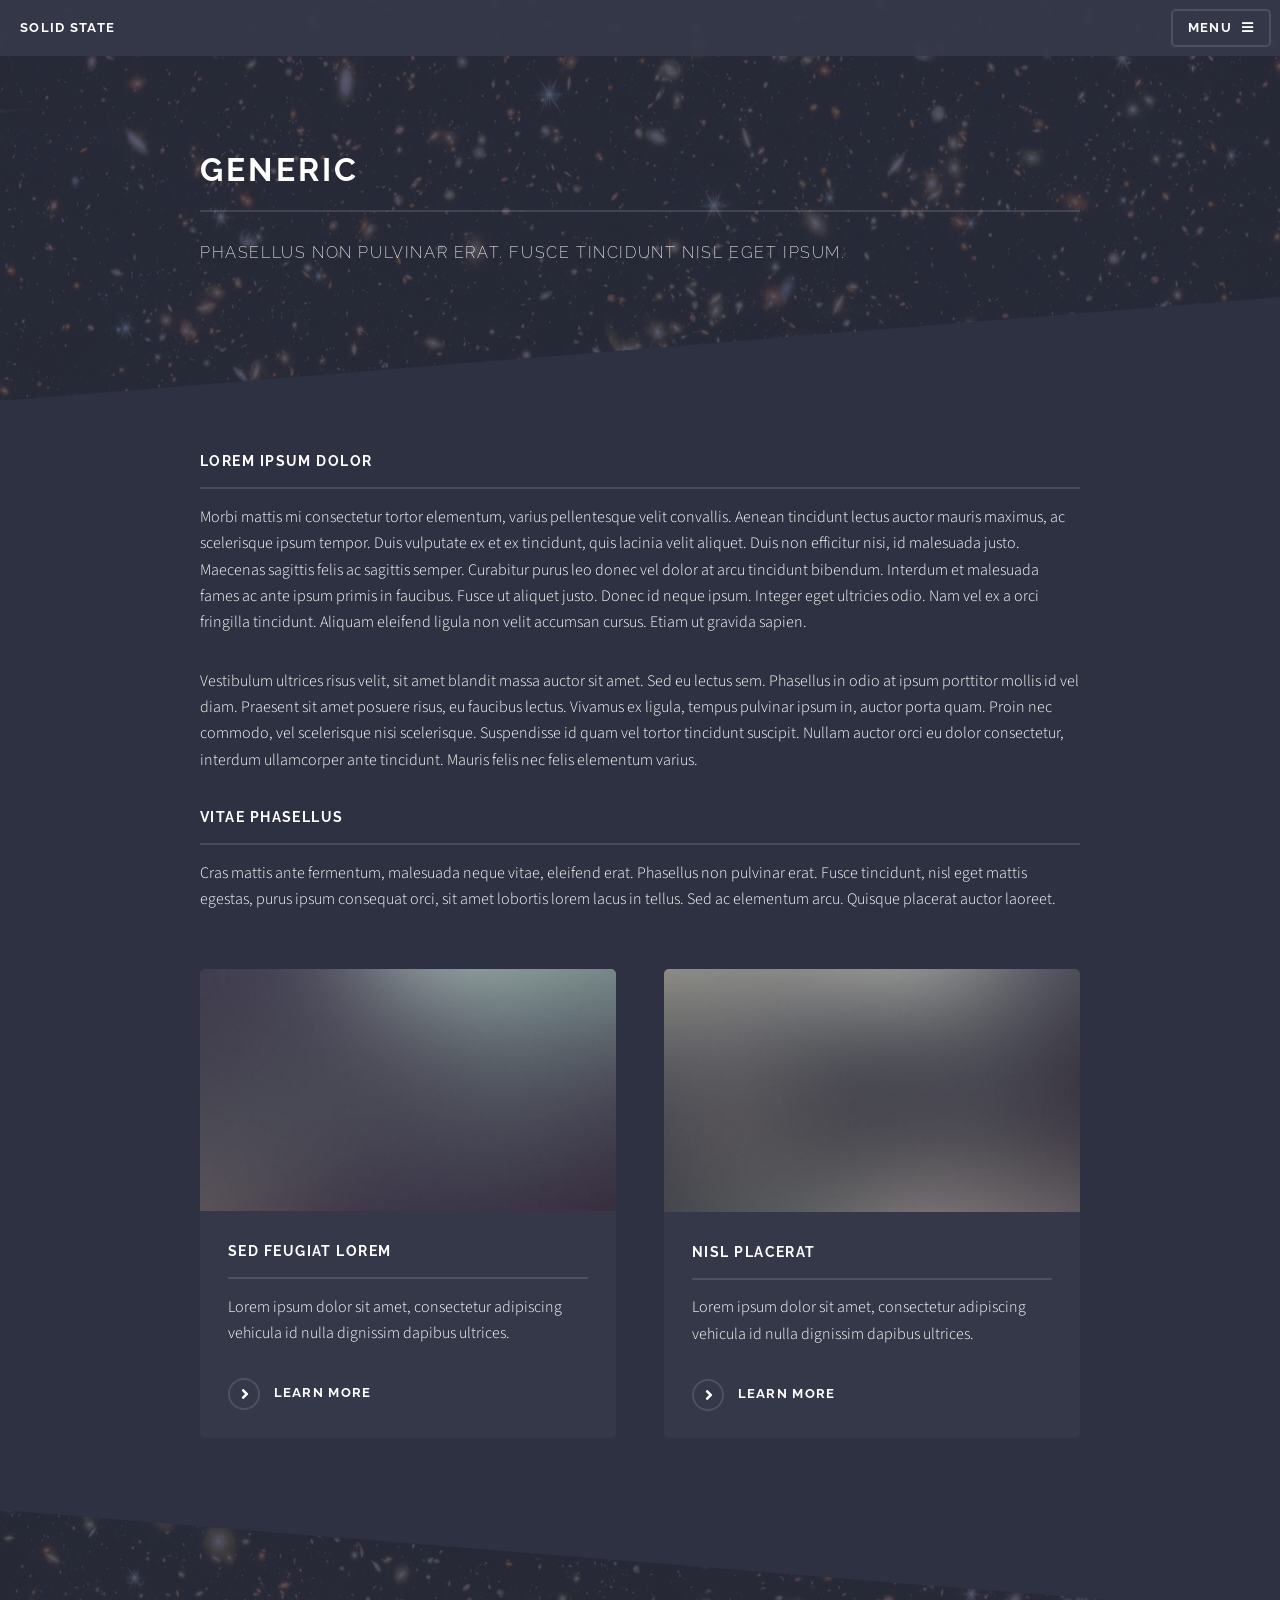
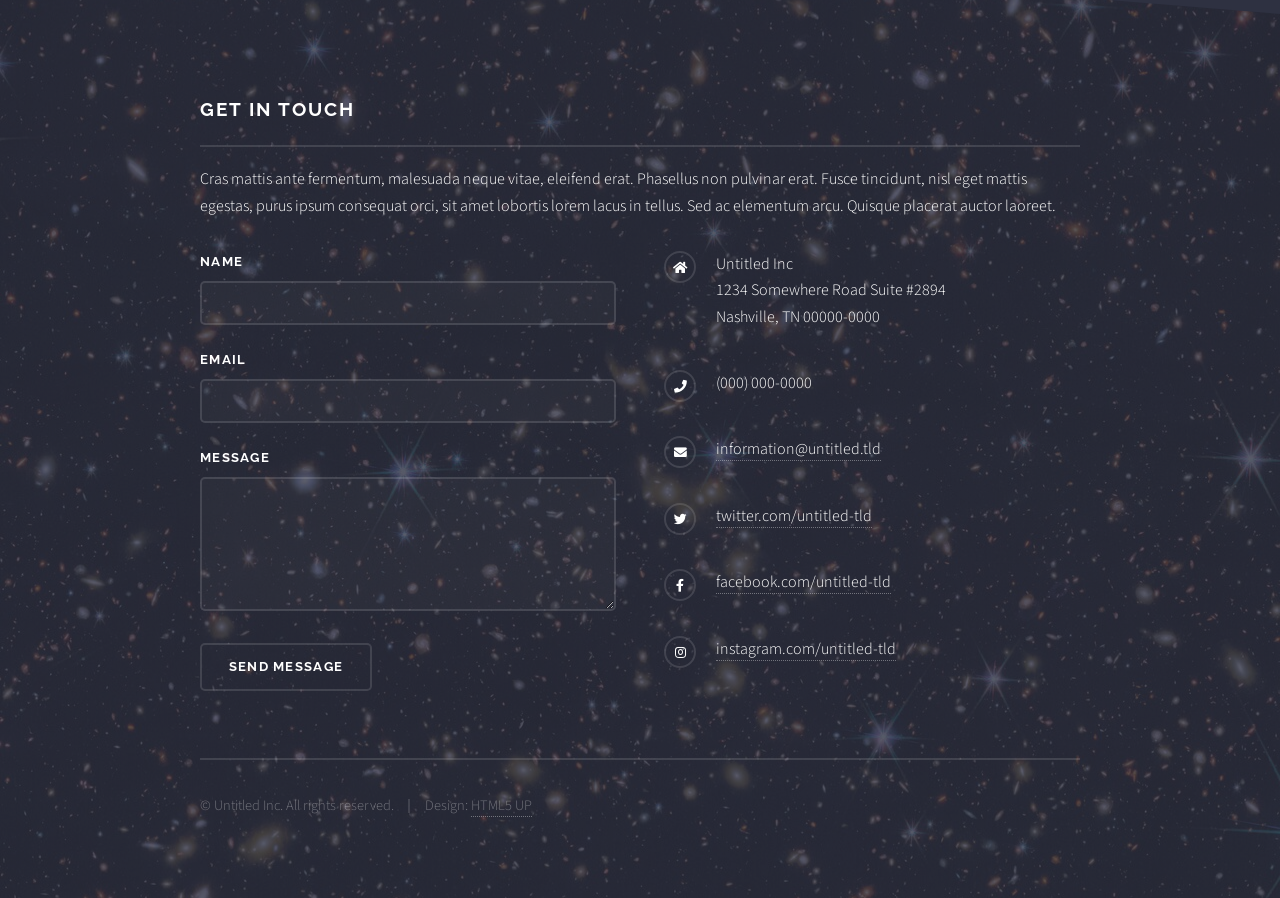
<file: generic.html>
<!DOCTYPE HTML>
<!--
	Solid State by HTML5 UP
	html5up.net | @ajlkn
	Free for personal and commercial use under the CCA 3.0 license (html5up.net/license)
-->
<html>
	<head>
		<title>Generic - Solid State by HTML5 UP</title>
		<meta charset="utf-8" />
		<meta name="viewport" content="width=device-width, initial-scale=1, user-scalable=no" />
		<link rel="stylesheet" href="assets/css/main.css" />
		<noscript><link rel="stylesheet" href="assets/css/noscript.css" /></noscript>
	</head>
	<body class="is-preload">

		<!-- Page Wrapper -->
			<div id="page-wrapper">

				<!-- Header -->
					<header id="header">
						<h1><a href="index.html">Solid State</a></h1>
						<nav>
							<a href="#menu">Menu</a>
						</nav>
					</header>

				<!-- Menu -->
					<nav id="menu">
						<div class="inner">
							<h2>Menu</h2>
							<ul class="links">
								<li><a href="index.html">Home</a></li>
								<li><a href="generic.html">Generic</a></li>
								<li><a href="elements.html">Elements</a></li>
								<li><a href="#">Log In</a></li>
								<li><a href="#">Sign Up</a></li>
							</ul>
							<a href="#" class="close">Close</a>
						</div>
					</nav>

				<!-- Wrapper -->
					<section id="wrapper">
						<header>
							<div class="inner">
								<h2>Generic</h2>
								<p>Phasellus non pulvinar erat. Fusce tincidunt nisl eget ipsum.</p>
							</div>
						</header>

						<!-- Content -->
							<div class="wrapper">
								<div class="inner">

									<h3 class="major">Lorem ipsum dolor</h3>
									<p>Morbi mattis mi consectetur tortor elementum, varius pellentesque velit convallis. Aenean tincidunt lectus auctor mauris maximus, ac scelerisque ipsum tempor. Duis vulputate ex et ex tincidunt, quis lacinia velit aliquet. Duis non efficitur nisi, id malesuada justo. Maecenas sagittis felis ac sagittis semper. Curabitur purus leo donec vel dolor at arcu tincidunt bibendum. Interdum et malesuada fames ac ante ipsum primis in faucibus. Fusce ut aliquet justo. Donec id neque ipsum. Integer eget ultricies odio. Nam vel ex a orci fringilla tincidunt. Aliquam eleifend ligula non velit accumsan cursus. Etiam ut gravida sapien.</p>

									<p>Vestibulum ultrices risus velit, sit amet blandit massa auctor sit amet. Sed eu lectus sem. Phasellus in odio at ipsum porttitor mollis id vel diam. Praesent sit amet posuere risus, eu faucibus lectus. Vivamus ex ligula, tempus pulvinar ipsum in, auctor porta quam. Proin nec commodo, vel scelerisque nisi scelerisque. Suspendisse id quam vel tortor tincidunt suscipit. Nullam auctor orci eu dolor consectetur, interdum ullamcorper ante tincidunt. Mauris felis nec felis elementum varius.</p>

									<h3 class="major">Vitae phasellus</h3>
									<p>Cras mattis ante fermentum, malesuada neque vitae, eleifend erat. Phasellus non pulvinar erat. Fusce tincidunt, nisl eget mattis egestas, purus ipsum consequat orci, sit amet lobortis lorem lacus in tellus. Sed ac elementum arcu. Quisque placerat auctor laoreet.</p>

									<section class="features">
										<article>
											<a href="#" class="image"><img src="images/pic04.jpg" alt="" /></a>
											<h3 class="major">Sed feugiat lorem</h3>
											<p>Lorem ipsum dolor sit amet, consectetur adipiscing vehicula id nulla dignissim dapibus ultrices.</p>
											<a href="#" class="special">Learn more</a>
										</article>
										<article>
											<a href="#" class="image"><img src="images/pic05.jpg" alt="" /></a>
											<h3 class="major">Nisl placerat</h3>
											<p>Lorem ipsum dolor sit amet, consectetur adipiscing vehicula id nulla dignissim dapibus ultrices.</p>
											<a href="#" class="special">Learn more</a>
										</article>
									</section>

								</div>
							</div>

					</section>

				<!-- Footer -->
					<section id="footer">
						<div class="inner">
							<h2 class="major">Get in touch</h2>
							<p>Cras mattis ante fermentum, malesuada neque vitae, eleifend erat. Phasellus non pulvinar erat. Fusce tincidunt, nisl eget mattis egestas, purus ipsum consequat orci, sit amet lobortis lorem lacus in tellus. Sed ac elementum arcu. Quisque placerat auctor laoreet.</p>
							<form method="post" action="#">
								<div class="fields">
									<div class="field">
										<label for="name">Name</label>
										<input type="text" name="name" id="name" />
									</div>
									<div class="field">
										<label for="email">Email</label>
										<input type="email" name="email" id="email" />
									</div>
									<div class="field">
										<label for="message">Message</label>
										<textarea name="message" id="message" rows="4"></textarea>
									</div>
								</div>
								<ul class="actions">
									<li><input type="submit" value="Send Message" /></li>
								</ul>
							</form>
							<ul class="contact">
								<li class="icon solid fa-home">
									Untitled Inc<br />
									1234 Somewhere Road Suite #2894<br />
									Nashville, TN 00000-0000
								</li>
								<li class="icon solid fa-phone">(000) 000-0000</li>
								<li class="icon solid fa-envelope"><a href="#">information@untitled.tld</a></li>
								<li class="icon brands fa-twitter"><a href="#">twitter.com/untitled-tld</a></li>
								<li class="icon brands fa-facebook-f"><a href="#">facebook.com/untitled-tld</a></li>
								<li class="icon brands fa-instagram"><a href="#">instagram.com/untitled-tld</a></li>
							</ul>
							<ul class="copyright">
								<li>&copy; Untitled Inc. All rights reserved.</li><li>Design: <a href="http://html5up.net">HTML5 UP</a></li>
							</ul>
						</div>
					</section>

			</div>

		<!-- Scripts -->
			<script src="assets/js/jquery.min.js"></script>
			<script src="assets/js/jquery.scrollex.min.js"></script>
			<script src="assets/js/browser.min.js"></script>
			<script src="assets/js/breakpoints.min.js"></script>
			<script src="assets/js/util.js"></script>
			<script src="assets/js/main.js"></script>

	</body>
</html>
</file>
<file: assets/css/noscript.css>
/*
	Solid State by HTML5 UP
	html5up.net | @ajlkn
	Free for personal and commercial use under the CCA 3.0 license (html5up.net/license)
*/

/* Banner */

	body.is-preload #banner .logo {
		-moz-transform: none;
		-webkit-transform: none;
		-ms-transform: none;
		transform: none;
		opacity: 1;
	}

	body.is-preload #banner h2 {
		opacity: 1;
		-moz-transform: none;
		-webkit-transform: none;
		-ms-transform: none;
		transform: none;
		-moz-filter: none;
		-webkit-filter: none;
		-ms-filter: none;
		filter: none;
	}

	body.is-preload #banner p {
		opacity: 01;
		-moz-transform: none;
		-webkit-transform: none;
		-ms-transform: none;
		transform: none;
		-moz-filter: none;
		-webkit-filter: none;
		-ms-filter: none;
		filter: none;
	}
</file>
<file: html5up-solid-state/assets/css/noscript.css>
/*
	Solid State by HTML5 UP
	html5up.net | @ajlkn
	Free for personal and commercial use under the CCA 3.0 license (html5up.net/license)
*/

/* Banner */

	body.is-preload #banner .logo {
		-moz-transform: none;
		-webkit-transform: none;
		-ms-transform: none;
		transform: none;
		opacity: 1;
	}

	body.is-preload #banner h2 {
		opacity: 1;
		-moz-transform: none;
		-webkit-transform: none;
		-ms-transform: none;
		transform: none;
		-moz-filter: none;
		-webkit-filter: none;
		-ms-filter: none;
		filter: none;
	}

	body.is-preload #banner p {
		opacity: 01;
		-moz-transform: none;
		-webkit-transform: none;
		-ms-transform: none;
		transform: none;
		-moz-filter: none;
		-webkit-filter: none;
		-ms-filter: none;
		filter: none;
	}
</file>
<file: assets/css/main.css>
@import url(fontawesome-all.min.css);
@import url("https://fonts.googleapis.com/css?family=Raleway:200,700|Source+Sans+Pro:300,600,300italic,600italic");

/*
	Solid State by HTML5 UP
	html5up.net | @ajlkn
	Free for personal and commercial use under the CCA 3.0 license (html5up.net/license)
*/

html, body, div, span, applet, object,
iframe, h1, h2, h3, h4, h5, h6, p, blockquote,
pre, a, abbr, acronym, address, big, cite,
code, del, dfn, em, img, ins, kbd, q, s, samp,
small, strike, strong, sub, sup, tt, var, b,
u, i, center, dl, dt, dd, ol, ul, li, fieldset,
form, label, legend, table, caption, tbody,
tfoot, thead, tr, th, td, article, aside,
canvas, details, embed, figure, figcaption,
footer, header, hgroup, menu, nav, output, ruby,
section, summary, time, mark, audio, video {
	margin: 0;
	padding: 0;
	border: 0;
	font-size: 100%;
	font: inherit;
	vertical-align: baseline;}

article, aside, details, figcaption, figure,
footer, header, hgroup, menu, nav, section {
	display: block;}

body {
	line-height: 1;
}

ol, ul {
	list-style: none;
}

blockquote, q {
	quotes: none;
}

	blockquote:before, blockquote:after, q:before, q:after {
		content: '';
		content: none;
	}

table {
	border-collapse: collapse;
	border-spacing: 0;
}

body {
	-webkit-text-size-adjust: none;
}

mark {
	background-color: transparent;
	color: inherit;
}

input::-moz-focus-inner {
	border: 0;
	padding: 0;
}

input, select, textarea {
	-moz-appearance: none;
	-webkit-appearance: none;
	-ms-appearance: none;
	appearance: none;
}

/* Basic */

	@-ms-viewport {
		width: device-width;
	}

	body {
		-ms-overflow-style: scrollbar;
	}

	@media screen and (max-width: 480px) {

		html, body {
			min-width: 320px;
		}

	}

	html {
		box-sizing: border-box;
	}

	*, *:before, *:after {
		box-sizing: inherit;
	}

	body {
		background-color: #2e3141;
		background-image: linear-gradient(to top, rgba(46, 49, 65, 0.8), rgba(46, 49, 65, 0.8)), url("../../images/image.png");
		background-size: auto,
 cover;
		background-attachment: fixed,
 fixed;
		background-position: center,
 center;
	}

		body.is-preload *, body.is-preload *:before, body.is-preload *:after {
			-moz-animation: none !important;
			-webkit-animation: none !important;
			-ms-animation: none !important;
			animation: none !important;
			-moz-transition: none !important;
			-webkit-transition: none !important;
			-ms-transition: none !important;
			transition: none !important;
		}

/* Type */

	body, input, select, textarea {
		color: #ffffff;
		font-family: "Source Sans Pro", Helvetica, sans-serif;
		font-size: 16.5pt;
		font-weight: 300;
		line-height: 1.65;
	}

		@media screen and (max-width: 1680px) {

			body, input, select, textarea {
				font-size: 13pt;
			}

		}

		@media screen and (max-width: 1280px) {

			body, input, select, textarea {
				font-size: 12pt;
			}

		}

		@media screen and (max-width: 980px) {

			body, input, select, textarea {
				font-size: 12pt;
			}

		}

		@media screen and (max-width: 736px) {

			body, input, select, textarea {
				font-size: 12pt;
			}

		}

		@media screen and (max-width: 480px) {

			body, input, select, textarea {
				font-size: 12pt;
			}

		}

	a {
		-moz-transition: color 0.2s ease-in-out, border-bottom-color 0.2s ease-in-out;
		-webkit-transition: color 0.2s ease-in-out, border-bottom-color 0.2s ease-in-out;
		-ms-transition: color 0.2s ease-in-out, border-bottom-color 0.2s ease-in-out;
		transition: color 0.2s ease-in-out, border-bottom-color 0.2s ease-in-out;
		border-bottom: dotted 1px rgba(255, 255, 255, 0.35);
		color: #ffffff;
		text-decoration: none;
	}

		a:hover {
			border-bottom-color: transparent;
			color: #ffffff !important;
		}

		a.special:not(.button) {
			text-decoration: none;
			border-bottom: 0;
			display: block;
			font-family: Raleway, Helvetica, sans-serif;
			font-size: 0.8em;
			font-weight: 700;
			letter-spacing: 0.1em;
			margin: 0 0 2em 0;
			text-transform: uppercase;
		}

			a.special:not(.button):before {
				-moz-osx-font-smoothing: grayscale;
				-webkit-font-smoothing: antialiased;
				display: inline-block;
				font-style: normal;
				font-variant: normal;
				text-rendering: auto;
				line-height: 1;
				text-transform: none !important;
				font-family: 'Font Awesome 5 Free';
				font-weight: 900;
			}

			a.special:not(.button):before {
				-moz-transition: background-color 0.2s ease-in-out;
				-webkit-transition: background-color 0.2s ease-in-out;
				-ms-transition: background-color 0.2s ease-in-out;
				transition: background-color 0.2s ease-in-out;
				border-radius: 100%;
				border: solid 2px rgba(255, 255, 255, 0.125);
				content: '\f105';
				display: inline-block;
				font-size: 1.25em;
				height: 2em;
				line-height: 1.75em;
				margin-right: 0.85em;
				text-align: center;
				text-indent: 0.15em;
				vertical-align: middle;
				width: 2em;
			}

			a.special:not(.button):hover:before {
				background-color: rgba(255, 255, 255, 0.025);
			}

			a.special:not(.button):active:before {
				background-color: rgba(255, 255, 255, 0.075);
			}

	strong, b {
		color: #ffffff;
		font-weight: 600;
	}

	em, i {
		font-style: italic;
	}

	p {
		margin: 0 0 2em 0;
	}

	h1, h2, h3, h4, h5, h6 {
		color: #ffffff;
		font-family: Raleway, Helvetica, sans-serif;
		font-weight: 700;
		letter-spacing: 0.1em;
		margin: 0 0 1em 0;
		text-transform: uppercase;
	}

		h1 a, h2 a, h3 a, h4 a, h5 a, h6 a {
			color: inherit;
			text-decoration: none;
			border-bottom: 0;
		}

		h1 span, h2 span, h3 span, h4 span, h5 span, h6 span {
			font-weight: 200;
		}

		h1.major, h2.major, h3.major, h4.major, h5.major, h6.major {
			padding-bottom: 1em;
			border-bottom: solid 2px rgba(255, 255, 255, 0.125);
		}

	h2 {
		font-size: 1.2em;
	}

	h3 {
		font-size: 0.9em;
	}

	h4 {
		font-size: 0.7em;
	}

	h5 {
		font-size: 0.7em;
	}

	h6 {
		font-size: 0.7em;
	}

	@media screen and (max-width: 736px) {

		h2 {
			font-size: 1em;
		}

		h3 {
			font-size: 0.8em;
		}

	}

	sub {
		font-size: 0.8em;
		position: relative;
		top: 0.5em;
	}

	sup {
		font-size: 0.8em;
		position: relative;
		top: -0.5em;
	}

	blockquote {
		border-left: solid 4px rgba(255, 255, 255, 0.125);
		font-style: italic;
		margin: 0 0 2em 0;
		padding: 0.5em 0 0.5em 2em;
	}

	code {
		background: rgba(255, 255, 255, 0.025);
		border-radius: 5px;
		border: solid 2px rgba(255, 255, 255, 0.125);
		font-family: "Courier New", monospace;
		font-size: 0.9em;
		margin: 0 0.25em;
		padding: 0.25em 0.65em;
	}

	pre {
		-webkit-overflow-scrolling: touch;
		font-family: "Courier New", monospace;
		font-size: 0.9em;
		margin: 0 0 2em 0;
	}

		pre code {
			display: block;
			line-height: 1.75em;
			padding: 1em 1.5em;
			overflow-x: auto;
		}

	hr {
		border: 0;
		border-bottom: solid 2px rgba(255, 255, 255, 0.125);
		margin: 2.5em 0;
	}

		hr.major {
			margin: 4em 0;
		}

	.align-left {
		text-align: left;
	}

	.align-center {
		text-align: center;
	}

	.align-right {
		text-align: right;
	}

/* Row */

	.row {
		display: flex;
		flex-wrap: wrap;
		box-sizing: border-box;
		align-items: stretch;
	}

		.row > * {
			box-sizing: border-box;
		}

		.row.gtr-uniform > * > :last-child {
			margin-bottom: 0;
		}

		.row.aln-left {
			justify-content: flex-start;
		}

		.row.aln-center {
			justify-content: center;
		}

		.row.aln-right {
			justify-content: flex-end;
		}

		.row.aln-top {
			align-items: flex-start;
		}

		.row.aln-middle {
			align-items: center;
		}

		.row.aln-bottom {
			align-items: flex-end;
		}

		.row > .imp {
			order: -1;
		}

		.row > .col-1 {
			width: 8.33333%;
		}

		.row > .off-1 {
			margin-left: 8.33333%;
		}

		.row > .col-2 {
			width: 16.66667%;
		}

		.row > .off-2 {
			margin-left: 16.66667%;
		}

		.row > .col-3 {
			width: 25%;
		}

		.row > .off-3 {
			margin-left: 25%;
		}

		.row > .col-4 {
			width: 33.33333%;
		}

		.row > .off-4 {
			margin-left: 33.33333%;
		}

		.row > .col-5 {
			width: 41.66667%;
		}

		.row > .off-5 {
			margin-left: 41.66667%;
		}

		.row > .col-6 {
			width: 50%;
		}

		.row > .off-6 {
			margin-left: 50%;
		}

		.row > .col-7 {
			width: 58.33333%;
		}

		.row > .off-7 {
			margin-left: 58.33333%;
		}

		.row > .col-8 {
			width: 66.66667%;
		}

		.row > .off-8 {
			margin-left: 66.66667%;
		}

		.row > .col-9 {
			width: 75%;
		}

		.row > .off-9 {
			margin-left: 75%;
		}

		.row > .col-10 {
			width: 83.33333%;
		}

		.row > .off-10 {
			margin-left: 83.33333%;
		}

		.row > .col-11 {
			width: 91.66667%;
		}

		.row > .off-11 {
			margin-left: 91.66667%;
		}

		.row > .col-12 {
			width: 100%;
		}

		.row > .off-12 {
			margin-left: 100%;
		}

		.row.gtr-0 {
			margin-top: 0;
			margin-left: 0em;
		}

			.row.gtr-0 > * {
				padding: 0 0 0 0em;
			}

			.row.gtr-0.gtr-uniform {
				margin-top: 0em;
			}

				.row.gtr-0.gtr-uniform > * {
					padding-top: 0em;
				}

		.row.gtr-25 {
			margin-top: 0;
			margin-left: -0.4375em;
		}

			.row.gtr-25 > * {
				padding: 0 0 0 0.4375em;
			}

			.row.gtr-25.gtr-uniform {
				margin-top: -0.4375em;
			}

				.row.gtr-25.gtr-uniform > * {
					padding-top: 0.4375em;
				}

		.row.gtr-50 {
			margin-top: 0;
			margin-left: -0.875em;
		}

			.row.gtr-50 > * {
				padding: 0 0 0 0.875em;
			}

			.row.gtr-50.gtr-uniform {
				margin-top: -0.875em;
			}

				.row.gtr-50.gtr-uniform > * {
					padding-top: 0.875em;
				}

		.row {
			margin-top: 0;
			margin-left: -1.75em;
		}

			.row > * {
				padding: 0 0 0 1.75em;
			}

			.row.gtr-uniform {
				margin-top: -1.75em;
			}

				.row.gtr-uniform > * {
					padding-top: 1.75em;
				}

		.row.gtr-150 {
			margin-top: 0;
			margin-left: -2.625em;
		}

			.row.gtr-150 > * {
				padding: 0 0 0 2.625em;
			}

			.row.gtr-150.gtr-uniform {
				margin-top: -2.625em;
			}

				.row.gtr-150.gtr-uniform > * {
					padding-top: 2.625em;
				}

		.row.gtr-200 {
			margin-top: 0;
			margin-left: -3.5em;
		}

			.row.gtr-200 > * {
				padding: 0 0 0 3.5em;
			}

			.row.gtr-200.gtr-uniform {
				margin-top: -3.5em;
			}

				.row.gtr-200.gtr-uniform > * {
					padding-top: 3.5em;
				}

		@media screen and (max-width: 1680px) {

			.row {
				display: flex;
				flex-wrap: wrap;
				box-sizing: border-box;
				align-items: stretch;
			}

				.row > * {
					box-sizing: border-box;
				}

				.row.gtr-uniform > * > :last-child {
					margin-bottom: 0;
				}

				.row.aln-left {
					justify-content: flex-start;
				}

				.row.aln-center {
					justify-content: center;
				}

				.row.aln-right {
					justify-content: flex-end;
				}

				.row.aln-top {
					align-items: flex-start;
				}

				.row.aln-middle {
					align-items: center;
				}

				.row.aln-bottom {
					align-items: flex-end;
				}

				.row > .imp-xlarge {
					order: -1;
				}

				.row > .col-1-xlarge {
					width: 8.33333%;
				}

				.row > .off-1-xlarge {
					margin-left: 8.33333%;
				}

				.row > .col-2-xlarge {
					width: 16.66667%;
				}

				.row > .off-2-xlarge {
					margin-left: 16.66667%;
				}

				.row > .col-3-xlarge {
					width: 25%;
				}

				.row > .off-3-xlarge {
					margin-left: 25%;
				}

				.row > .col-4-xlarge {
					width: 33.33333%;
				}

				.row > .off-4-xlarge {
					margin-left: 33.33333%;
				}

				.row > .col-5-xlarge {
					width: 41.66667%;
				}

				.row > .off-5-xlarge {
					margin-left: 41.66667%;
				}

				.row > .col-6-xlarge {
					width: 50%;
				}

				.row > .off-6-xlarge {
					margin-left: 50%;
				}

				.row > .col-7-xlarge {
					width: 58.33333%;
				}

				.row > .off-7-xlarge {
					margin-left: 58.33333%;
				}

				.row > .col-8-xlarge {
					width: 66.66667%;
				}

				.row > .off-8-xlarge {
					margin-left: 66.66667%;
				}

				.row > .col-9-xlarge {
					width: 75%;
				}

				.row > .off-9-xlarge {
					margin-left: 75%;
				}

				.row > .col-10-xlarge {
					width: 83.33333%;
				}

				.row > .off-10-xlarge {
					margin-left: 83.33333%;
				}

				.row > .col-11-xlarge {
					width: 91.66667%;
				}

				.row > .off-11-xlarge {
					margin-left: 91.66667%;
				}

				.row > .col-12-xlarge {
					width: 100%;
				}

				.row > .off-12-xlarge {
					margin-left: 100%;
				}

				.row.gtr-0 {
					margin-top: 0;
					margin-left: 0em;
				}

					.row.gtr-0 > * {
						padding: 0 0 0 0em;
					}

					.row.gtr-0.gtr-uniform {
						margin-top: 0em;
					}

						.row.gtr-0.gtr-uniform > * {
							padding-top: 0em;
						}

				.row.gtr-25 {
					margin-top: 0;
					margin-left: -0.4375em;
				}

					.row.gtr-25 > * {
						padding: 0 0 0 0.4375em;
					}

					.row.gtr-25.gtr-uniform {
						margin-top: -0.4375em;
					}

						.row.gtr-25.gtr-uniform > * {
							padding-top: 0.4375em;
						}

				.row.gtr-50 {
					margin-top: 0;
					margin-left: -0.875em;
				}

					.row.gtr-50 > * {
						padding: 0 0 0 0.875em;
					}

					.row.gtr-50.gtr-uniform {
						margin-top: -0.875em;
					}

						.row.gtr-50.gtr-uniform > * {
							padding-top: 0.875em;
						}

				.row {
					margin-top: 0;
					margin-left: -1.75em;
				}

					.row > * {
						padding: 0 0 0 1.75em;
					}

					.row.gtr-uniform {
						margin-top: -1.75em;
					}

						.row.gtr-uniform > * {
							padding-top: 1.75em;
						}

				.row.gtr-150 {
					margin-top: 0;
					margin-left: -2.625em;
				}

					.row.gtr-150 > * {
						padding: 0 0 0 2.625em;
					}

					.row.gtr-150.gtr-uniform {
						margin-top: -2.625em;
					}

						.row.gtr-150.gtr-uniform > * {
							padding-top: 2.625em;
						}

				.row.gtr-200 {
					margin-top: 0;
					margin-left: -3.5em;
				}

					.row.gtr-200 > * {
						padding: 0 0 0 3.5em;
					}

					.row.gtr-200.gtr-uniform {
						margin-top: -3.5em;
					}

						.row.gtr-200.gtr-uniform > * {
							padding-top: 3.5em;
						}

		}

		@media screen and (max-width: 1280px) {

			.row {
				display: flex;
				flex-wrap: wrap;
				box-sizing: border-box;
				align-items: stretch;
			}

				.row > * {
					box-sizing: border-box;
				}

				.row.gtr-uniform > * > :last-child {
					margin-bottom: 0;
				}

				.row.aln-left {
					justify-content: flex-start;
				}

				.row.aln-center {
					justify-content: center;
				}

				.row.aln-right {
					justify-content: flex-end;
				}

				.row.aln-top {
					align-items: flex-start;
				}

				.row.aln-middle {
					align-items: center;
				}

				.row.aln-bottom {
					align-items: flex-end;
				}

				.row > .imp-large {
					order: -1;
				}

				.row > .col-1-large {
					width: 8.33333%;
				}

				.row > .off-1-large {
					margin-left: 8.33333%;
				}

				.row > .col-2-large {
					width: 16.66667%;
				}

				.row > .off-2-large {
					margin-left: 16.66667%;
				}

				.row > .col-3-large {
					width: 25%;
				}

				.row > .off-3-large {
					margin-left: 25%;
				}

				.row > .col-4-large {
					width: 33.33333%;
				}

				.row > .off-4-large {
					margin-left: 33.33333%;
				}

				.row > .col-5-large {
					width: 41.66667%;
				}

				.row > .off-5-large {
					margin-left: 41.66667%;
				}

				.row > .col-6-large {
					width: 50%;
				}

				.row > .off-6-large {
					margin-left: 50%;
				}

				.row > .col-7-large {
					width: 58.33333%;
				}

				.row > .off-7-large {
					margin-left: 58.33333%;
				}

				.row > .col-8-large {
					width: 66.66667%;
				}

				.row > .off-8-large {
					margin-left: 66.66667%;
				}

				.row > .col-9-large {
					width: 75%;
				}

				.row > .off-9-large {
					margin-left: 75%;
				}

				.row > .col-10-large {
					width: 83.33333%;
				}

				.row > .off-10-large {
					margin-left: 83.33333%;
				}

				.row > .col-11-large {
					width: 91.66667%;
				}

				.row > .off-11-large {
					margin-left: 91.66667%;
				}

				.row > .col-12-large {
					width: 100%;
				}

				.row > .off-12-large {
					margin-left: 100%;
				}

				.row.gtr-0 {
					margin-top: 0;
					margin-left: 0em;
				}

					.row.gtr-0 > * {
						padding: 0 0 0 0em;
					}

					.row.gtr-0.gtr-uniform {
						margin-top: 0em;
					}

						.row.gtr-0.gtr-uniform > * {
							padding-top: 0em;
						}

				.row.gtr-25 {
					margin-top: 0;
					margin-left: -0.4375em;
				}

					.row.gtr-25 > * {
						padding: 0 0 0 0.4375em;
					}

					.row.gtr-25.gtr-uniform {
						margin-top: -0.4375em;
					}

						.row.gtr-25.gtr-uniform > * {
							padding-top: 0.4375em;
						}

				.row.gtr-50 {
					margin-top: 0;
					margin-left: -0.875em;
				}

					.row.gtr-50 > * {
						padding: 0 0 0 0.875em;
					}

					.row.gtr-50.gtr-uniform {
						margin-top: -0.875em;
					}

						.row.gtr-50.gtr-uniform > * {
							padding-top: 0.875em;
						}

				.row {
					margin-top: 0;
					margin-left: -1.75em;
				}

					.row > * {
						padding: 0 0 0 1.75em;
					}

					.row.gtr-uniform {
						margin-top: -1.75em;
					}

						.row.gtr-uniform > * {
							padding-top: 1.75em;
						}

				.row.gtr-150 {
					margin-top: 0;
					margin-left: -2.625em;
				}

					.row.gtr-150 > * {
						padding: 0 0 0 2.625em;
					}

					.row.gtr-150.gtr-uniform {
						margin-top: -2.625em;
					}

						.row.gtr-150.gtr-uniform > * {
							padding-top: 2.625em;
						}

				.row.gtr-200 {
					margin-top: 0;
					margin-left: -3.5em;
				}

					.row.gtr-200 > * {
						padding: 0 0 0 3.5em;
					}

					.row.gtr-200.gtr-uniform {
						margin-top: -3.5em;
					}

						.row.gtr-200.gtr-uniform > * {
							padding-top: 3.5em;
						}

		}

		@media screen and (max-width: 980px) {

			.row {
				display: flex;
				flex-wrap: wrap;
				box-sizing: border-box;
				align-items: stretch;
			}

				.row > * {
					box-sizing: border-box;
				}

				.row.gtr-uniform > * > :last-child {
					margin-bottom: 0;
				}

				.row.aln-left {
					justify-content: flex-start;
				}

				.row.aln-center {
					justify-content: center;
				}

				.row.aln-right {
					justify-content: flex-end;
				}

				.row.aln-top {
					align-items: flex-start;
				}

				.row.aln-middle {
					align-items: center;
				}

				.row.aln-bottom {
					align-items: flex-end;
				}

				.row > .imp-medium {
					order: -1;
				}

				.row > .col-1-medium {
					width: 8.33333%;
				}

				.row > .off-1-medium {
					margin-left: 8.33333%;
				}

				.row > .col-2-medium {
					width: 16.66667%;
				}

				.row > .off-2-medium {
					margin-left: 16.66667%;
				}

				.row > .col-3-medium {
					width: 25%;
				}

				.row > .off-3-medium {
					margin-left: 25%;
				}

				.row > .col-4-medium {
					width: 33.33333%;
				}

				.row > .off-4-medium {
					margin-left: 33.33333%;
				}

				.row > .col-5-medium {
					width: 41.66667%;
				}

				.row > .off-5-medium {
					margin-left: 41.66667%;
				}

				.row > .col-6-medium {
					width: 50%;
				}

				.row > .off-6-medium {
					margin-left: 50%;
				}

				.row > .col-7-medium {
					width: 58.33333%;
				}

				.row > .off-7-medium {
					margin-left: 58.33333%;
				}

				.row > .col-8-medium {
					width: 66.66667%;
				}

				.row > .off-8-medium {
					margin-left: 66.66667%;
				}

				.row > .col-9-medium {
					width: 75%;
				}

				.row > .off-9-medium {
					margin-left: 75%;
				}

				.row > .col-10-medium {
					width: 83.33333%;
				}

				.row > .off-10-medium {
					margin-left: 83.33333%;
				}

				.row > .col-11-medium {
					width: 91.66667%;
				}

				.row > .off-11-medium {
					margin-left: 91.66667%;
				}

				.row > .col-12-medium {
					width: 100%;
				}

				.row > .off-12-medium {
					margin-left: 100%;
				}

				.row.gtr-0 {
					margin-top: 0;
					margin-left: 0em;
				}

					.row.gtr-0 > * {
						padding: 0 0 0 0em;
					}

					.row.gtr-0.gtr-uniform {
						margin-top: 0em;
					}

						.row.gtr-0.gtr-uniform > * {
							padding-top: 0em;
						}

				.row.gtr-25 {
					margin-top: 0;
					margin-left: -0.4375em;
				}

					.row.gtr-25 > * {
						padding: 0 0 0 0.4375em;
					}

					.row.gtr-25.gtr-uniform {
						margin-top: -0.4375em;
					}

						.row.gtr-25.gtr-uniform > * {
							padding-top: 0.4375em;
						}

				.row.gtr-50 {
					margin-top: 0;
					margin-left: -0.875em;
				}

					.row.gtr-50 > * {
						padding: 0 0 0 0.875em;
					}

					.row.gtr-50.gtr-uniform {
						margin-top: -0.875em;
					}

						.row.gtr-50.gtr-uniform > * {
							padding-top: 0.875em;
						}

				.row {
					margin-top: 0;
					margin-left: -1.75em;
				}

					.row > * {
						padding: 0 0 0 1.75em;
					}

					.row.gtr-uniform {
						margin-top: -1.75em;
					}

						.row.gtr-uniform > * {
							padding-top: 1.75em;
						}

				.row.gtr-150 {
					margin-top: 0;
					margin-left: -2.625em;
				}

					.row.gtr-150 > * {
						padding: 0 0 0 2.625em;
					}

					.row.gtr-150.gtr-uniform {
						margin-top: -2.625em;
					}

						.row.gtr-150.gtr-uniform > * {
							padding-top: 2.625em;
						}

				.row.gtr-200 {
					margin-top: 0;
					margin-left: -3.5em;
				}

					.row.gtr-200 > * {
						padding: 0 0 0 3.5em;
					}

					.row.gtr-200.gtr-uniform {
						margin-top: -3.5em;
					}

						.row.gtr-200.gtr-uniform > * {
							padding-top: 3.5em;
						}

		}

		@media screen and (max-width: 736px) {

			.row {
				display: flex;
				flex-wrap: wrap;
				box-sizing: border-box;
				align-items: stretch;
			}

				.row > * {
					box-sizing: border-box;
				}

				.row.gtr-uniform > * > :last-child {
					margin-bottom: 0;
				}

				.row.aln-left {
					justify-content: flex-start;
				}

				.row.aln-center {
					justify-content: center;
				}

				.row.aln-right {
					justify-content: flex-end;
				}

				.row.aln-top {
					align-items: flex-start;
				}

				.row.aln-middle {
					align-items: center;
				}

				.row.aln-bottom {
					align-items: flex-end;
				}

				.row > .imp-small {
					order: -1;
				}

				.row > .col-1-small {
					width: 8.33333%;
				}

				.row > .off-1-small {
					margin-left: 8.33333%;
				}

				.row > .col-2-small {
					width: 16.66667%;
				}

				.row > .off-2-small {
					margin-left: 16.66667%;
				}

				.row > .col-3-small {
					width: 25%;
				}

				.row > .off-3-small {
					margin-left: 25%;
				}

				.row > .col-4-small {
					width: 33.33333%;
				}

				.row > .off-4-small {
					margin-left: 33.33333%;
				}

				.row > .col-5-small {
					width: 41.66667%;
				}

				.row > .off-5-small {
					margin-left: 41.66667%;
				}

				.row > .col-6-small {
					width: 50%;
				}

				.row > .off-6-small {
					margin-left: 50%;
				}

				.row > .col-7-small {
					width: 58.33333%;
				}

				.row > .off-7-small {
					margin-left: 58.33333%;
				}

				.row > .col-8-small {
					width: 66.66667%;
				}

				.row > .off-8-small {
					margin-left: 66.66667%;
				}

				.row > .col-9-small {
					width: 75%;
				}

				.row > .off-9-small {
					margin-left: 75%;
				}

				.row > .col-10-small {
					width: 83.33333%;
				}

				.row > .off-10-small {
					margin-left: 83.33333%;
				}

				.row > .col-11-small {
					width: 91.66667%;
				}

				.row > .off-11-small {
					margin-left: 91.66667%;
				}

				.row > .col-12-small {
					width: 100%;
				}

				.row > .off-12-small {
					margin-left: 100%;
				}

				.row.gtr-0 {
					margin-top: 0;
					margin-left: 0em;
				}

					.row.gtr-0 > * {
						padding: 0 0 0 0em;
					}

					.row.gtr-0.gtr-uniform {
						margin-top: 0em;
					}

						.row.gtr-0.gtr-uniform > * {
							padding-top: 0em;
						}

				.row.gtr-25 {
					margin-top: 0;
					margin-left: -0.3125em;
				}

					.row.gtr-25 > * {
						padding: 0 0 0 0.3125em;
					}

					.row.gtr-25.gtr-uniform {
						margin-top: -0.3125em;
					}

						.row.gtr-25.gtr-uniform > * {
							padding-top: 0.3125em;
						}

				.row.gtr-50 {
					margin-top: 0;
					margin-left: -0.625em;
				}

					.row.gtr-50 > * {
						padding: 0 0 0 0.625em;
					}

					.row.gtr-50.gtr-uniform {
						margin-top: -0.625em;
					}

						.row.gtr-50.gtr-uniform > * {
							padding-top: 0.625em;
						}

				.row {
					margin-top: 0;
					margin-left: -1.25em;
				}

					.row > * {
						padding: 0 0 0 1.25em;
					}

					.row.gtr-uniform {
						margin-top: -1.25em;
					}

						.row.gtr-uniform > * {
							padding-top: 1.25em;
						}

				.row.gtr-150 {
					margin-top: 0;
					margin-left: -1.875em;
				}

					.row.gtr-150 > * {
						padding: 0 0 0 1.875em;
					}

					.row.gtr-150.gtr-uniform {
						margin-top: -1.875em;
					}

						.row.gtr-150.gtr-uniform > * {
							padding-top: 1.875em;
						}

				.row.gtr-200 {
					margin-top: 0;
					margin-left: -2.5em;
				}

					.row.gtr-200 > * {
						padding: 0 0 0 2.5em;
					}

					.row.gtr-200.gtr-uniform {
						margin-top: -2.5em;
					}

						.row.gtr-200.gtr-uniform > * {
							padding-top: 2.5em;
						}

		}

		@media screen and (max-width: 480px) {

			.row {
				display: flex;
				flex-wrap: wrap;
				box-sizing: border-box;
				align-items: stretch;
			}

				.row > * {
					box-sizing: border-box;
				}

				.row.gtr-uniform > * > :last-child {
					margin-bottom: 0;
				}

				.row.aln-left {
					justify-content: flex-start;
				}

				.row.aln-center {
					justify-content: center;
				}

				.row.aln-right {
					justify-content: flex-end;
				}

				.row.aln-top {
					align-items: flex-start;
				}

				.row.aln-middle {
					align-items: center;
				}

				.row.aln-bottom {
					align-items: flex-end;
				}

				.row > .imp-xsmall {
					order: -1;
				}

				.row > .col-1-xsmall {
					width: 8.33333%;
				}

				.row > .off-1-xsmall {
					margin-left: 8.33333%;
				}

				.row > .col-2-xsmall {
					width: 16.66667%;
				}

				.row > .off-2-xsmall {
					margin-left: 16.66667%;
				}

				.row > .col-3-xsmall {
					width: 25%;
				}

				.row > .off-3-xsmall {
					margin-left: 25%;
				}

				.row > .col-4-xsmall {
					width: 33.33333%;
				}

				.row > .off-4-xsmall {
					margin-left: 33.33333%;
				}

				.row > .col-5-xsmall {
					width: 41.66667%;
				}

				.row > .off-5-xsmall {
					margin-left: 41.66667%;
				}

				.row > .col-6-xsmall {
					width: 50%;
				}

				.row > .off-6-xsmall {
					margin-left: 50%;
				}

				.row > .col-7-xsmall {
					width: 58.33333%;
				}

				.row > .off-7-xsmall {
					margin-left: 58.33333%;
				}

				.row > .col-8-xsmall {
					width: 66.66667%;
				}

				.row > .off-8-xsmall {
					margin-left: 66.66667%;
				}

				.row > .col-9-xsmall {
					width: 75%;
				}

				.row > .off-9-xsmall {
					margin-left: 75%;
				}

				.row > .col-10-xsmall {
					width: 83.33333%;
				}

				.row > .off-10-xsmall {
					margin-left: 83.33333%;
				}

				.row > .col-11-xsmall {
					width: 91.66667%;
				}

				.row > .off-11-xsmall {
					margin-left: 91.66667%;
				}

				.row > .col-12-xsmall {
					width: 100%;
				}

				.row > .off-12-xsmall {
					margin-left: 100%;
				}

				.row.gtr-0 {
					margin-top: 0;
					margin-left: 0em;
				}

					.row.gtr-0 > * {
						padding: 0 0 0 0em;
					}

					.row.gtr-0.gtr-uniform {
						margin-top: 0em;
					}

						.row.gtr-0.gtr-uniform > * {
							padding-top: 0em;
						}

				.row.gtr-25 {
					margin-top: 0;
					margin-left: -0.3125em;
				}

					.row.gtr-25 > * {
						padding: 0 0 0 0.3125em;
					}

					.row.gtr-25.gtr-uniform {
						margin-top: -0.3125em;
					}

						.row.gtr-25.gtr-uniform > * {
							padding-top: 0.3125em;
						}

				.row.gtr-50 {
					margin-top: 0;
					margin-left: -0.625em;
				}

					.row.gtr-50 > * {
						padding: 0 0 0 0.625em;
					}

					.row.gtr-50.gtr-uniform {
						margin-top: -0.625em;
					}

						.row.gtr-50.gtr-uniform > * {
							padding-top: 0.625em;
						}

				.row {
					margin-top: 0;
					margin-left: -1.25em;
				}

					.row > * {
						padding: 0 0 0 1.25em;
					}

					.row.gtr-uniform {
						margin-top: -1.25em;
					}

						.row.gtr-uniform > * {
							padding-top: 1.25em;
						}

				.row.gtr-150 {
					margin-top: 0;
					margin-left: -1.875em;
				}

					.row.gtr-150 > * {
						padding: 0 0 0 1.875em;
					}

					.row.gtr-150.gtr-uniform {
						margin-top: -1.875em;
					}

						.row.gtr-150.gtr-uniform > * {
							padding-top: 1.875em;
						}

				.row.gtr-200 {
					margin-top: 0;
					margin-left: -2.5em;
				}

					.row.gtr-200 > * {
						padding: 0 0 0 2.5em;
					}

					.row.gtr-200.gtr-uniform {
						margin-top: -2.5em;
					}

						.row.gtr-200.gtr-uniform > * {
							padding-top: 2.5em;
						}

		}

		@media screen and (max-width: 360px) {

			.row {
				display: flex;
				flex-wrap: wrap;
				box-sizing: border-box;
				align-items: stretch;
			}

				.row > * {
					box-sizing: border-box;
				}

				.row.gtr-uniform > * > :last-child {
					margin-bottom: 0;
				}

				.row.aln-left {
					justify-content: flex-start;
				}

				.row.aln-center {
					justify-content: center;
				}

				.row.aln-right {
					justify-content: flex-end;
				}

				.row.aln-top {
					align-items: flex-start;
				}

				.row.aln-middle {
					align-items: center;
				}

				.row.aln-bottom {
					align-items: flex-end;
				}

				.row > .imp-xxsmall {
					order: -1;
				}

				.row > .col-1-xxsmall {
					width: 8.33333%;
				}

				.row > .off-1-xxsmall {
					margin-left: 8.33333%;
				}

				.row > .col-2-xxsmall {
					width: 16.66667%;
				}

				.row > .off-2-xxsmall {
					margin-left: 16.66667%;
				}

				.row > .col-3-xxsmall {
					width: 25%;
				}

				.row > .off-3-xxsmall {
					margin-left: 25%;
				}

				.row > .col-4-xxsmall {
					width: 33.33333%;
				}

				.row > .off-4-xxsmall {
					margin-left: 33.33333%;
				}

				.row > .col-5-xxsmall {
					width: 41.66667%;
				}

				.row > .off-5-xxsmall {
					margin-left: 41.66667%;
				}

				.row > .col-6-xxsmall {
					width: 50%;
				}

				.row > .off-6-xxsmall {
					margin-left: 50%;
				}

				.row > .col-7-xxsmall {
					width: 58.33333%;
				}

				.row > .off-7-xxsmall {
					margin-left: 58.33333%;
				}

				.row > .col-8-xxsmall {
					width: 66.66667%;
				}

				.row > .off-8-xxsmall {
					margin-left: 66.66667%;
				}

				.row > .col-9-xxsmall {
					width: 75%;
				}

				.row > .off-9-xxsmall {
					margin-left: 75%;
				}

				.row > .col-10-xxsmall {
					width: 83.33333%;
				}

				.row > .off-10-xxsmall {
					margin-left: 83.33333%;
				}

				.row > .col-11-xxsmall {
					width: 91.66667%;
				}

				.row > .off-11-xxsmall {
					margin-left: 91.66667%;
				}

				.row > .col-12-xxsmall {
					width: 100%;
				}

				.row > .off-12-xxsmall {
					margin-left: 100%;
				}

				.row.gtr-0 {
					margin-top: 0;
					margin-left: 0em;
				}

					.row.gtr-0 > * {
						padding: 0 0 0 0em;
					}

					.row.gtr-0.gtr-uniform {
						margin-top: 0em;
					}

						.row.gtr-0.gtr-uniform > * {
							padding-top: 0em;
						}

				.row.gtr-25 {
					margin-top: 0;
					margin-left: -0.3125em;
				}

					.row.gtr-25 > * {
						padding: 0 0 0 0.3125em;
					}

					.row.gtr-25.gtr-uniform {
						margin-top: -0.3125em;
					}

						.row.gtr-25.gtr-uniform > * {
							padding-top: 0.3125em;
						}

				.row.gtr-50 {
					margin-top: 0;
					margin-left: -0.625em;
				}

					.row.gtr-50 > * {
						padding: 0 0 0 0.625em;
					}

					.row.gtr-50.gtr-uniform {
						margin-top: -0.625em;
					}

						.row.gtr-50.gtr-uniform > * {
							padding-top: 0.625em;
						}

				.row {
					margin-top: 0;
					margin-left: -1.25em;
				}

					.row > * {
						padding: 0 0 0 1.25em;
					}

					.row.gtr-uniform {
						margin-top: -1.25em;
					}

						.row.gtr-uniform > * {
							padding-top: 1.25em;
						}

				.row.gtr-150 {
					margin-top: 0;
					margin-left: -1.875em;
				}

					.row.gtr-150 > * {
						padding: 0 0 0 1.875em;
					}

					.row.gtr-150.gtr-uniform {
						margin-top: -1.875em;
					}

						.row.gtr-150.gtr-uniform > * {
							padding-top: 1.875em;
						}

				.row.gtr-200 {
					margin-top: 0;
					margin-left: -2.5em;
				}

					.row.gtr-200 > * {
						padding: 0 0 0 2.5em;
					}

					.row.gtr-200.gtr-uniform {
						margin-top: -2.5em;
					}

						.row.gtr-200.gtr-uniform > * {
							padding-top: 2.5em;
						}

		}

/* Section/Article */

	section.special, article.special {
		text-align: center;
	}

/* Form */

	form {
		margin: 0 0 2em 0;
	}

		form > :last-child {
			margin-bottom: 0;
		}

		form > .fields {
			display: -moz-flex;
			display: -webkit-flex;
			display: -ms-flex;
			display: flex;
			-moz-flex-wrap: wrap;
			-webkit-flex-wrap: wrap;
			-ms-flex-wrap: wrap;
			flex-wrap: wrap;
			width: calc(100% + 3em);
			margin: -1.5em 0 2em -1.5em;
		}

			form > .fields > .field {
				-moz-flex-grow: 0;
				-webkit-flex-grow: 0;
				-ms-flex-grow: 0;
				flex-grow: 0;
				-moz-flex-shrink: 0;
				-webkit-flex-shrink: 0;
				-ms-flex-shrink: 0;
				flex-shrink: 0;
				padding: 1.5em 0 0 1.5em;
				width: calc(100% - 1.5em);
			}

				form > .fields > .field.half {
					width: calc(50% - 0.75em);
				}

				form > .fields > .field.third {
					width: calc(100%/3 - 0.5em);
				}

				form > .fields > .field.quarter {
					width: calc(25% - 0.375em);
				}

		@media screen and (max-width: 480px) {

			form > .fields {
				width: calc(100% + 3em);
				margin: -1.5em 0 2em -1.5em;
			}

				form > .fields > .field {
					padding: 1.5em 0 0 1.5em;
					width: calc(100% - 1.5em);
				}

					form > .fields > .field.half {
						width: calc(100% - 1.5em);
					}

					form > .fields > .field.third {
						width: calc(100% - 1.5em);
					}

					form > .fields > .field.quarter {
						width: calc(100% - 1.5em);
					}

		}

	label {
		color: #ffffff;
		display: block;
		font-family: Raleway, Helvetica, sans-serif;
		font-size: 0.8em;
		font-weight: 700;
		letter-spacing: 0.1em;
		margin: 0 0 0.7em 0;
		text-transform: uppercase;
	}

	input[type="text"],
	input[type="password"],
	input[type="email"],
	input[type="tel"],
	select,
	textarea {
		-moz-appearance: none;
		-webkit-appearance: none;
		-ms-appearance: none;
		appearance: none;
		background: rgba(255, 255, 255, 0.025);
		border-radius: 5px;
		border: none;
		border: solid 2px rgba(255, 255, 255, 0.125);
		color: inherit;
		display: block;
		outline: 0;
		padding: 0 1em;
		text-decoration: none;
		width: 100%;
	}

		input[type="text"]:invalid,
		input[type="password"]:invalid,
		input[type="email"]:invalid,
		input[type="tel"]:invalid,
		select:invalid,
		textarea:invalid {
			box-shadow: none;
		}

		input[type="text"]:focus,
		input[type="password"]:focus,
		input[type="email"]:focus,
		input[type="tel"]:focus,
		select:focus,
		textarea:focus {
			border-color: #5b6ba6;
		}

	select {
		background-image: url("data:image/svg+xml;charset=utf8,%3Csvg xmlns='http://www.w3.org/2000/svg' width='40' height='40' preserveAspectRatio='none' viewBox='0 0 40 40'%3E%3Cpath d='M9.4,12.3l10.4,10.4l10.4-10.4c0.2-0.2,0.5-0.4,0.9-0.4c0.3,0,0.6,0.1,0.9,0.4l3.3,3.3c0.2,0.2,0.4,0.5,0.4,0.9 c0,0.4-0.1,0.6-0.4,0.9L20.7,31.9c-0.2,0.2-0.5,0.4-0.9,0.4c-0.3,0-0.6-0.1-0.9-0.4L4.3,17.3c-0.2-0.2-0.4-0.5-0.4-0.9 c0-0.4,0.1-0.6,0.4-0.9l3.3-3.3c0.2-0.2,0.5-0.4,0.9-0.4S9.1,12.1,9.4,12.3z' fill='rgba(255, 255, 255, 0.125)' /%3E%3C/svg%3E");
		background-size: 1.25rem;
		background-repeat: no-repeat;
		background-position: calc(100% - 1rem) center;
		height: 2.75em;
		padding-right: 2.75em;
		text-overflow: ellipsis;
	}

		select option {
			color: #ffffff;
			background: #2e3141;
		}

		select:focus::-ms-value {
			background-color: transparent;
		}

		select::-ms-expand {
			display: none;
		}

	input[type="text"],
	input[type="password"],
	input[type="email"],
	select {
		height: 2.75em;
	}

	textarea {
		padding: 0.75em 1em;
	}

	input[type="checkbox"],
	input[type="radio"] {
		-moz-appearance: none;
		-webkit-appearance: none;
		-ms-appearance: none;
		appearance: none;
		display: block;
		float: left;
		margin-right: -2em;
		opacity: 0;
		width: 1em;
		z-index: -1;
	}

		input[type="checkbox"] + label,
		input[type="radio"] + label {
			text-decoration: none;
			color: #ffffff;
			cursor: pointer;
			display: inline-block;
			font-size: 1em;
			font-family: "Source Sans Pro", Helvetica, sans-serif;
			text-transform: none;
			letter-spacing: 0;
			font-weight: 300;
			padding-left: 2.4em;
			padding-right: 0.75em;
			position: relative;
		}

			input[type="checkbox"] + label:before,
			input[type="radio"] + label:before {
				-moz-osx-font-smoothing: grayscale;
				-webkit-font-smoothing: antialiased;
				display: inline-block;
				font-style: normal;
				font-variant: normal;
				text-rendering: auto;
				line-height: 1;
				text-transform: none !important;
				font-family: 'Font Awesome 5 Free';
				font-weight: 900;
			}

			input[type="checkbox"] + label:before,
			input[type="radio"] + label:before {
				background: rgba(255, 255, 255, 0.025);
				border-radius: 5px;
				border: solid 2px rgba(255, 255, 255, 0.125);
				content: '';
				display: inline-block;
				font-size: 0.8em;
				height: 2.0625em;
				left: 0;
				line-height: 2.0625em;
				position: absolute;
				text-align: center;
				top: 0;
				width: 2.0625em;
			}

		input[type="checkbox"]:checked + label:before,
		input[type="radio"]:checked + label:before {
			background: #ffffff;
			border-color: #ffffff;
			content: '\f00c';
			color: #2e3141;
		}

		input[type="checkbox"]:focus + label:before,
		input[type="radio"]:focus + label:before {
			border-color: #4c5c96;
		}

	input[type="checkbox"] + label:before {
		border-radius: 5px;
	}

	input[type="radio"] + label:before {
		border-radius: 100%;
	}

	::-webkit-input-placeholder {
		color: rgba(255, 255, 255, 0.35) !important;
		opacity: 1.0;
	}

	:-moz-placeholder {
		color: rgba(255, 255, 255, 0.35) !important;
		opacity: 1.0;
	}

	::-moz-placeholder {
		color: rgba(255, 255, 255, 0.35) !important;
		opacity: 1.0;
	}

	:-ms-input-placeholder {
		color: rgba(255, 255, 255, 0.35) !important;
		opacity: 1.0;
	}

/* Box */

	.box {
		border-radius: 5px;
		border: solid 2px rgba(255, 255, 255, 0.125);
		margin-bottom: 2em;
		padding: 1.5em;
	}

		.box > :last-child,
		.box > :last-child > :last-child,
		.box > :last-child > :last-child > :last-child {
			margin-bottom: 0;
		}

		.box.alt {
			border: 0;
			border-radius: 0;
			padding: 0;
		}

/* Icon */

	.icon {
		text-decoration: none;
		border-bottom: none;
		position: relative;
	}

		.icon:before {
			-moz-osx-font-smoothing: grayscale;
			-webkit-font-smoothing: antialiased;
			display: inline-block;
			font-style: normal;
			font-variant: normal;
			text-rendering: auto;
			line-height: 1;
			text-transform: none !important;
			font-family: 'Font Awesome 5 Free';
			font-weight: 400;
		}

		.icon > .label {
			display: none;
		}

		.icon:before {
			line-height: inherit;
		}

		.icon.solid:before {
			font-weight: 900;
		}

		.icon.brands:before {
			font-family: 'Font Awesome 5 Brands';
		}

/* Image */

	.image {
		border-radius: 5px;
		border: 0;
		display: inline-block;
		position: relative;
	}

		.image img {
			border-radius: 5px;
			display: block;
		}

		.image.left, .image.right {
			max-width: 40%;
		}

			.image.left img, .image.right img {
				width: 100%;
			}

		.image.left {
			float: left;
			padding: 0 1.5em 1em 0;
			top: 0.25em;
		}

		.image.right {
			float: right;
			padding: 0 0 1em 1.5em;
			top: 0.25em;
		}

		.image.fit {
			display: block;
			margin: 0 0 2em 0;
			width: 100%;
		}

			.image.fit img {
				width: 100%;
			}

		.image.main {
			display: block;
			margin: 0 0 3em 0;
			width: 100%;
		}

			.image.main img {
				width: 100%;
			}

/* List */

	ol {
		list-style: decimal;
		margin: 0 0 2em 0;
		padding-left: 1.25em;
	}

		ol li {
			padding-left: 0.25em;
		}

	ul {
		list-style: disc;
		margin: 0 0 2em 0;
		padding-left: 1em;
	}

		ul li {
			padding-left: 0.5em;
		}

		ul.alt {
			list-style: none;
			padding-left: 0;
		}

			ul.alt li {
				border-top: solid 1px rgba(255, 255, 255, 0.125);
				padding: 0.5em 0;
			}

				ul.alt li:first-child {
					border-top: 0;
					padding-top: 0;
				}

	dl {
		margin: 0 0 2em 0;
	}

		dl dt {
			display: block;
			font-weight: 600;
			margin: 0 0 1em 0;
		}

		dl dd {
			margin-left: 2em;
		}

/* Actions */

	ul.actions {
		display: -moz-flex;
		display: -webkit-flex;
		display: -ms-flex;
		display: flex;
		cursor: default;
		list-style: none;
		margin-left: -1em;
		padding-left: 0;
	}

		ul.actions li {
			padding: 0 0 0 1em;
			vertical-align: middle;
		}

		ul.actions.special {
			-moz-justify-content: center;
			-webkit-justify-content: center;
			-ms-justify-content: center;
			justify-content: center;
			width: 100%;
			margin-left: 0;
		}

			ul.actions.special li:first-child {
				padding-left: 0;
			}

		ul.actions.stacked {
			-moz-flex-direction: column;
			-webkit-flex-direction: column;
			-ms-flex-direction: column;
			flex-direction: column;
			margin-left: 0;
		}

			ul.actions.stacked li {
				padding: 1.3em 0 0 0;
			}

				ul.actions.stacked li:first-child {
					padding-top: 0;
				}

		ul.actions.fit {
			width: calc(100% + 1em);
		}

			ul.actions.fit li {
				-moz-flex-grow: 1;
				-webkit-flex-grow: 1;
				-ms-flex-grow: 1;
				flex-grow: 1;
				-moz-flex-shrink: 1;
				-webkit-flex-shrink: 1;
				-ms-flex-shrink: 1;
				flex-shrink: 1;
				width: 100%;
			}

				ul.actions.fit li > * {
					width: 100%;
				}

			ul.actions.fit.stacked {
				width: 100%;
			}

		@media screen and (max-width: 480px) {

			ul.actions:not(.fixed) {
				-moz-flex-direction: column;
				-webkit-flex-direction: column;
				-ms-flex-direction: column;
				flex-direction: column;
				margin-left: 0;
				width: 100% !important;
			}

				ul.actions:not(.fixed) li {
					-moz-flex-grow: 1;
					-webkit-flex-grow: 1;
					-ms-flex-grow: 1;
					flex-grow: 1;
					-moz-flex-shrink: 1;
					-webkit-flex-shrink: 1;
					-ms-flex-shrink: 1;
					flex-shrink: 1;
					padding: 1em 0 0 0;
					text-align: center;
					width: 100%;
				}

					ul.actions:not(.fixed) li > * {
						width: 100%;
					}

					ul.actions:not(.fixed) li:first-child {
						padding-top: 0;
					}

					ul.actions:not(.fixed) li input[type="submit"],
					ul.actions:not(.fixed) li input[type="reset"],
					ul.actions:not(.fixed) li input[type="button"],
					ul.actions:not(.fixed) li button,
					ul.actions:not(.fixed) li .button {
						width: 100%;
					}

						ul.actions:not(.fixed) li input[type="submit"].icon:before,
						ul.actions:not(.fixed) li input[type="reset"].icon:before,
						ul.actions:not(.fixed) li input[type="button"].icon:before,
						ul.actions:not(.fixed) li button.icon:before,
						ul.actions:not(.fixed) li .button.icon:before {
							margin-left: -0.5rem;
						}

		}

/* Icons */

	ul.icons {
		cursor: default;
		list-style: none;
		padding-left: 0;
	}

		ul.icons li {
			display: inline-block;
			padding: 0 1em 0 0;
		}

			ul.icons li:last-child {
				padding-right: 0;
			}

			ul.icons li .icon:before {
				font-size: 1.25em;
			}

/* Contact */

	ul.contact {
		list-style: none;
		padding: 0;
	}

		ul.contact li {
			text-decoration: none;
			margin: 2.5em 0 0 0;
			padding: 0 0 0 3.25em;
			position: relative;
		}

			ul.contact li:before {
				-moz-osx-font-smoothing: grayscale;
				-webkit-font-smoothing: antialiased;
				display: inline-block;
				font-style: normal;
				font-variant: normal;
				text-rendering: auto;
				line-height: 1;
				text-transform: none !important;
				font-family: 'Font Awesome 5 Free';
				font-weight: 400;
			}

			ul.contact li:before {
				border-radius: 100%;
				border: solid 2px rgba(255, 255, 255, 0.125);
				display: inline-block;
				font-size: 0.8em;
				height: 2.5em;
				left: 0;
				line-height: 2.35em;
				position: absolute;
				text-align: center;
				top: 0;
				width: 2.5em;
			}

			ul.contact li:first-child {
				margin-top: 0;
			}

		@media screen and (max-width: 736px) {

			ul.contact li {
				margin: 1.5em 0 0 0;
			}

		}

/* Pagination */

	ul.pagination {
		cursor: default;
		list-style: none;
		padding-left: 0;
	}

		ul.pagination li {
			display: inline-block;
			padding-left: 0;
			vertical-align: middle;
		}

			ul.pagination li > .page {
				-moz-transition: background-color 0.2s ease-in-out, color 0.2s ease-in-out;
				-webkit-transition: background-color 0.2s ease-in-out, color 0.2s ease-in-out;
				-ms-transition: background-color 0.2s ease-in-out, color 0.2s ease-in-out;
				transition: background-color 0.2s ease-in-out, color 0.2s ease-in-out;
				border-bottom: 0;
				border-radius: 5px;
				display: inline-block;
				height: 1.5em;
				line-height: 1.5em;
				margin: 0 0.125em;
				min-width: 1.5em;
				padding: 0 0.5em;
				text-align: center;
			}

				ul.pagination li > .page:hover {
					background-color: rgba(255, 255, 255, 0.025);
				}

				ul.pagination li > .page.active {
					background-color: #4c5c96;
				}

			ul.pagination li:first-child {
				padding-right: 0.75em;
			}

			ul.pagination li:last-child {
				padding-left: 0.75em;
			}

		@media screen and (max-width: 480px) {

			ul.pagination li:nth-child(n+2):nth-last-child(n+2) {
				display: none;
			}

			ul.pagination li .button {
				width: 100%;
			}

			ul.pagination li:first-child {
				width: calc(50% - 2px);
				text-align: left;
				padding-right: 0.325em;
			}

			ul.pagination li:last-child {
				width: calc(50% - 2px);
				text-align: right;
				padding-left: 0.325em;
			}

		}

/* Table */

	.table-wrapper {
		-webkit-overflow-scrolling: touch;
		overflow-x: auto;
	}

	table {
		margin: 0 0 2em 0;
		width: 100%;
	}

		table tbody tr {
			border: solid 1px rgba(255, 255, 255, 0.125);
			border-left: 0;
			border-right: 0;
		}

			table tbody tr:nth-child(2n + 1) {
				background-color: rgba(255, 255, 255, 0.025);
			}

		table td {
			padding: 0.75em 0.75em;
		}

		table th {
			color: #ffffff;
			font-size: 0.9em;
			font-weight: 600;
			padding: 0 0.75em 0.75em 0.75em;
			text-align: left;
		}

		table thead {
			border-bottom: solid 2px rgba(255, 255, 255, 0.125);
		}

		table tfoot {
			border-top: solid 2px rgba(255, 255, 255, 0.125);
		}

		table.alt {
			border-collapse: separate;
		}

			table.alt tbody tr td {
				border: solid 1px rgba(255, 255, 255, 0.125);
				border-left-width: 0;
				border-top-width: 0;
			}

				table.alt tbody tr td:first-child {
					border-left-width: 1px;
				}

			table.alt tbody tr:first-child td {
				border-top-width: 1px;
			}

			table.alt thead {
				border-bottom: 0;
			}

			table.alt tfoot {
				border-top: 0;
			}

/* Button */

	input[type="submit"],
	input[type="reset"],
	input[type="button"],
	button,
	.button {
		-moz-appearance: none;
		-webkit-appearance: none;
		-ms-appearance: none;
		appearance: none;
		-moz-transition: background-color 0.2s ease-in-out;
		-webkit-transition: background-color 0.2s ease-in-out;
		-ms-transition: background-color 0.2s ease-in-out;
		transition: background-color 0.2s ease-in-out;
		background-color: transparent;
		border-radius: 5px;
		border: 0;
		box-shadow: inset 0 0 0 2px rgba(255, 255, 255, 0.125);
		color: #ffffff !important;
		cursor: pointer;
		display: inline-block;
		font-family: Raleway, Helvetica, sans-serif;
		font-size: 0.8em;
		font-weight: 700;
		height: 3.75em;
		letter-spacing: 0.1em;
		line-height: 3.75em;
		padding: 0 2.25em;
		text-align: center;
		text-decoration: none;
		text-transform: uppercase;
		white-space: nowrap;
	}

		input[type="submit"]:hover,
		input[type="reset"]:hover,
		input[type="button"]:hover,
		button:hover,
		.button:hover {
			background-color: rgba(255, 255, 255, 0.025);
		}

		input[type="submit"]:active,
		input[type="reset"]:active,
		input[type="button"]:active,
		button:active,
		.button:active {
			background-color: rgba(255, 255, 255, 0.075);
		}

		input[type="submit"].icon:before,
		input[type="reset"].icon:before,
		input[type="button"].icon:before,
		button.icon:before,
		.button.icon:before {
			margin-right: 0.5em;
			color: rgba(255, 255, 255, 0.35);
		}

		input[type="submit"].primary,
		input[type="reset"].primary,
		input[type="button"].primary,
		button.primary,
		.button.primary {
			background-color: #4c5c96;
			box-shadow: none;
		}

			input[type="submit"].primary:hover,
			input[type="reset"].primary:hover,
			input[type="button"].primary:hover,
			button.primary:hover,
			.button.primary:hover {
				background-color: #53639e;
			}

			input[type="submit"].primary:active,
			input[type="reset"].primary:active,
			input[type="button"].primary:active,
			button.primary:active,
			.button.primary:active {
				background-color: #45558d;
			}

			input[type="submit"].primary.icon:before,
			input[type="reset"].primary.icon:before,
			input[type="button"].primary.icon:before,
			button.primary.icon:before,
			.button.primary.icon:before {
				color: #7985b0;
			}

		input[type="submit"].fit,
		input[type="reset"].fit,
		input[type="button"].fit,
		button.fit,
		.button.fit {
			width: 100%;
		}

		input[type="submit"].small,
		input[type="reset"].small,
		input[type="button"].small,
		button.small,
		.button.small {
			font-size: 0.6em;
		}

		input[type="submit"].large,
		input[type="reset"].large,
		input[type="button"].large,
		button.large,
		.button.large {
			font-size: 1em;
		}

		input[type="submit"].disabled, input[type="submit"]:disabled,
		input[type="reset"].disabled,
		input[type="reset"]:disabled,
		input[type="button"].disabled,
		input[type="button"]:disabled,
		button.disabled,
		button:disabled,
		.button.disabled,
		.button:disabled {
			opacity: 0.25;
		}

		@media screen and (max-width: 480px) {

			input[type="submit"],
			input[type="reset"],
			input[type="button"],
			button,
			.button {
				padding: 0;
			}

		}

/* Features */

	.features {
		display: -moz-flex;
		display: -webkit-flex;
		display: -ms-flex;
		display: flex;
		-moz-flex-wrap: wrap;
		-webkit-flex-wrap: wrap;
		-ms-flex-wrap: wrap;
		flex-wrap: wrap;
		margin: 0 0 2em 0;
	}

		.features article {
			padding: 1.75em 1.75em 0.1em 1.75em ;
			background-color: #353849;
			border-radius: 5px;
			margin: 1.5em 3em 1.5em 0;
			width: calc(50% - 1.5em);
		}

			.features article:nth-child(2n) {
				margin-right: 0;
			}

			.features article .image {
				border-radius: 5px 5px 0 0;
				display: block;
				margin-bottom: 1.75em;
				margin-left: -1.75em;
				margin-top: -1.75em;
				position: relative;
				width: calc(100% + 3.5em);
			}

				.features article .image img {
					border-radius: 5px 5px 0 0;
					width: 100%;
				}

		@media screen and (max-width: 980px) {

			.features article {
				margin: 1em 2em 1em 0;
				width: calc(50% - 1em);
			}

		}

		@media screen and (max-width: 736px) {

			.features article {
				padding: 1.5em 1.5em 0.1em 1.5em ;
				margin: 0.875em 1.75em 0.875em 0;
				width: calc(50% - 0.875em - 1px);
			}

				.features article .image {
					margin-bottom: 1.5em;
					margin-left: -1.5em;
					margin-top: -1.5em;
					width: calc(100% + 3em);
				}

		}

		@media screen and (max-width: 480px) {

			.features {
				display: block;
			}

				.features article {
					width: 100%;
					margin: 0 0 2em 0 !important;
				}

		}

/* Header */

	#header {
		-moz-transition: background-color 0.2s ease-in-out;
		-webkit-transition: background-color 0.2s ease-in-out;
		-ms-transition: background-color 0.2s ease-in-out;
		transition: background-color 0.2s ease-in-out;
		background-color: rgba(53, 56, 73, 0.95);
		height: 3.5em;
		left: 0;
		line-height: 3.5em;
		padding: 0 1.25em;
		position: fixed;
		top: 0;
		width: 100%;
		z-index: 10000;
	}

		#header h1 {
			-moz-transition: opacity 0.2s ease-in-out, visibility 0.2s;
			-webkit-transition: opacity 0.2s ease-in-out, visibility 0.2s;
			-ms-transition: opacity 0.2s ease-in-out, visibility 0.2s;
			transition: opacity 0.2s ease-in-out, visibility 0.2s;
			border-bottom: 0;
			font-size: 0.8em;
			margin-bottom: 0;
			opacity: 1;
			visibility: visible;
		}

			#header h1 a {
				border: 0;
			}

		#header nav {
			font-family: Raleway, Helvetica, sans-serif;
			font-size: 0.8em;
			font-weight: 700;
			height: 3em;
			letter-spacing: 0.1em;
			line-height: 3em;
			position: absolute;
			right: 0.7em;
			text-transform: uppercase;
			top: 0.7em;
		}

			#header nav a {
				border: 0;
				display: inline-block;
				padding: 0 1em;
			}

				#header nav a:before {
					float: right;
					margin-left: 0.75em;
				}

				#header nav a[href="#menu"] {
					text-decoration: none;
					-moz-transition: background-color 0.2s ease-in-out;
					-webkit-transition: background-color 0.2s ease-in-out;
					-ms-transition: background-color 0.2s ease-in-out;
					transition: background-color 0.2s ease-in-out;
					border-radius: 5px;
					box-shadow: inset 0 0 0 2px rgba(255, 255, 255, 0.125);
					padding: 0 1.35em;
				}

					#header nav a[href="#menu"]:before {
						-moz-osx-font-smoothing: grayscale;
						-webkit-font-smoothing: antialiased;
						display: inline-block;
						font-style: normal;
						font-variant: normal;
						text-rendering: auto;
						line-height: 1;
						text-transform: none !important;
						font-family: 'Font Awesome 5 Free';
						font-weight: 900;
					}

					#header nav a[href="#menu"]:before {
						content: '\f0c9';
						line-height: inherit;
					}

					#header nav a[href="#menu"]:hover {
						background-color: rgba(255, 255, 255, 0.025);
					}

					#header nav a[href="#menu"]:active {
						background-color: rgba(255, 255, 255, 0.075);
					}

		#header.alt {
			background-color: transparent;
		}

			#header.alt h1 {
				opacity: 0;
				visibility: hidden;
			}

		@media screen and (max-width: 736px) {

			#header {
				height: 2.75em;
				line-height: 2.75em;
			}

				#header nav {
					top: 0;
					right: 0;
					height: inherit;
					line-height: inherit;
				}

					#header nav a {
						height: inherit;
						line-height: inherit;
					}

						#header nav a[href="#menu"] {
							box-shadow: none;
							padding: 0 1em;
							border-radius: 0;
						}

							#header nav a[href="#menu"]:hover, #header nav a[href="#menu"]:active {
								background-color: inherit;
							}

		}

		@media screen and (max-width: 480px) {

			#header nav a[href="#menu"] {
				width: 4em;
				white-space: nowrap;
				text-indent: 4em;
				position: relative;
			}

				#header nav a[href="#menu"]:before {
					width: inherit;
					position: absolute;
					top: 0;
					left: 0;
					text-indent: 0;
					text-align: right;
					margin-left: 0;
					padding-right: 1.25em;
				}

		}

/* Menu */

	#page-wrapper {
		-moz-transition: -moz-filter 0.25s ease;
		-webkit-transition: -webkit-filter 0.25s ease;
		-ms-transition: -ms-filter 0.25s ease;
		transition: filter 0.25s ease;
	}

	#menu {
		-moz-align-items: center;
		-webkit-align-items: center;
		-ms-align-items: center;
		align-items: center;
		display: -moz-flex;
		display: -webkit-flex;
		display: -ms-flex;
		display: flex;
		-moz-justify-content: center;
		-webkit-justify-content: center;
		-ms-justify-content: center;
		justify-content: center;
		pointer-events: none;
		-moz-transition: opacity 0.35s ease, visibility 0.35s;
		-webkit-transition: opacity 0.35s ease, visibility 0.35s;
		-ms-transition: opacity 0.35s ease, visibility 0.35s;
		transition: opacity 0.35s ease, visibility 0.35s;
		-moz-user-select: none;
		-webkit-user-select: none;
		-ms-user-select: none;
		user-select: none;
		-webkit-tap-highlight-color: rgba(0, 0, 0, 0);
		background: rgba(46, 49, 65, 0.8);
		cursor: default;
		height: 100%;
		left: 0;
		opacity: 0;
		position: fixed;
		text-align: center;
		top: 0;
		visibility: hidden;
		width: 100%;
	}

		#menu .inner {
			padding: 2.5em 1.5em 0.5em 1.5em ;
			-moz-transform: translateY(0.5em);
			-webkit-transform: translateY(0.5em);
			-ms-transform: translateY(0.5em);
			transform: translateY(0.5em);
			-moz-transition: opacity 0.35s ease, -moz-transform 0.35s ease;
			-webkit-transition: opacity 0.35s ease, -webkit-transform 0.35s ease;
			-ms-transition: opacity 0.35s ease, -ms-transform 0.35s ease;
			transition: opacity 0.35s ease, transform 0.35s ease;
			-webkit-overflow-scrolling: touch;
			background: #4c5c96;
			border-radius: 5px;
			display: block;
			max-width: 100%;
			opacity: 0;
			position: relative;
			width: 18em;
		}

		#menu h2 {
			border-bottom: solid 2px rgba(255, 255, 255, 0.125);
			padding-bottom: 1em;
		}

		#menu .close {
			background-image: url("images/close.svg");
			background-position: 75% 25%;
			background-repeat: no-repeat;
			background-size: 2em 2em;
			border: 0;
			content: '';
			display: block;
			height: 4em;
			overflow: hidden;
			position: absolute;
			right: 0;
			text-align: center;
			text-indent: 4em;
			top: 0;
			width: 4em;
		}

		#menu .links {
			list-style: none;
			margin-bottom: 1.5em;
			padding: 0;
		}

			#menu .links li {
				padding: 0;
			}

				#menu .links li a {
					border-radius: 5px;
					border: 0;
					display: block;
					font-family: Raleway, Helvetica, sans-serif;
					font-size: 0.8em;
					font-weight: 200;
					letter-spacing: 0.1em;
					line-height: 1.85em;
					padding: 0.75em 0;
					text-transform: uppercase;
				}

					#menu .links li a:hover {
						background: #45558d;
					}

		@media screen and (max-width: 736px) {

			#menu .inner {
				max-height: 100%;
				overflow-y: auto;
				overflow-x: hidden;
			}

				#menu .inner .close {
					background-size: 1.5em 1.5em;
				}

		}

	body.is-menu-visible #page-wrapper {
		-moz-filter: blur(1.5px);
		-webkit-filter: blur(1.5px);
		-ms-filter: blur(1.5px);
		filter: blur(1.5px);
	}

	body.is-menu-visible #menu {
		pointer-events: auto;
		opacity: 1;
		visibility: visible;
	}

		body.is-menu-visible #menu .inner {
			-moz-transform: translateY(0);
			-webkit-transform: translateY(0);
			-ms-transform: translateY(0);
			transform: translateY(0);
			opacity: 1;
		}

/* Banner */

	#banner {
		padding: 10em 0 4.75em 0 ;
	}

		#banner .inner {
			margin: 0 auto;
			width: 55em;
		}

		#banner .logo {
			-moz-transition: opacity 2s ease, -moz-transform 1s ease;
			-webkit-transition: opacity 2s ease, -webkit-transform 1s ease;
			-ms-transition: opacity 2s ease, -ms-transform 1s ease;
			transition: opacity 2s ease, transform 1s ease;
			-moz-transform: translateY(0);
			-webkit-transform: translateY(0);
			-ms-transform: translateY(0);
			transform: translateY(0);
			opacity: 1;
			margin: 0 0 1.3em 0;
		}

			#banner .logo .icon {
				border-radius: 100%;
				border: solid 2px rgba(255, 255, 255, 0.125);
				cursor: default;
				display: inline-block;
				font-size: 2em;
				height: 2.25em;
				line-height: 2.25em;
				text-align: center;
				width: 2.25em;
			}

		#banner h2 {
			-moz-transition: opacity 0.5s ease, -moz-transform 0.5s ease, -moz-filter 0.25s ease;
			-webkit-transition: opacity 0.5s ease, -webkit-transform 0.5s ease, -webkit-filter 0.25s ease;
			-ms-transition: opacity 0.5s ease, -ms-transform 0.5s ease, -ms-filter 0.25s ease;
			transition: opacity 0.5s ease, transform 0.5s ease, filter 0.25s ease;
			-moz-transform: translateX(0);
			-webkit-transform: translateX(0);
			-ms-transform: translateX(0);
			transform: translateX(0);
			-moz-transition-delay: 0.65s;
			-webkit-transition-delay: 0.65s;
			-ms-transition-delay: 0.65s;
			transition-delay: 0.65s;
			-moz-filter: blur(0);
			-webkit-filter: blur(0);
			-ms-filter: blur(0);
			filter: blur(0);
			opacity: 1;
			border-bottom: solid 2px rgba(255, 255, 255, 0.125);
			font-size: 2.25em;
			margin-bottom: 0.8em;
			padding-bottom: 0.4em;
		}

		#banner p {
			-moz-transition: opacity 0.5s ease, -moz-transform 0.5s ease, -moz-filter 0.25s ease;
			-webkit-transition: opacity 0.5s ease, -webkit-transform 0.5s ease, -webkit-filter 0.25s ease;
			-ms-transition: opacity 0.5s ease, -ms-transform 0.5s ease, -ms-filter 0.25s ease;
			transition: opacity 0.5s ease, transform 0.5s ease, filter 0.25s ease;
			-moz-transform: translateX(0);
			-webkit-transform: translateX(0);
			-ms-transform: translateX(0);
			transform: translateX(0);
			-moz-transition-delay: 0.8s;
			-webkit-transition-delay: 0.8s;
			-ms-transition-delay: 0.8s;
			transition-delay: 0.8s;
			-moz-filter: blur(0);
			-webkit-filter: blur(0);
			-ms-filter: blur(0);
			filter: blur(0);
			opacity: 1;
			font-family: Raleway, Helvetica, sans-serif;
			font-size: 1em;
			font-weight: 200;
			letter-spacing: 0.1em;
			line-height: 2;
			text-transform: uppercase;
		}

		@media screen and (max-width: 1280px) {

			#banner {
				padding: 7em 0 8.25em 0 ;
				background-color: #2e3141;
				background-image: linear-gradient(to top, rgba(46, 49, 65, 0.8), rgba(46, 49, 65, 0.8)), url("../../images/image.png");
				background-size: auto,
 cover;
				background-position: center,
 center;
				margin-bottom: -6.5em;
			}

		}

		@media screen and (max-width: 980px) {

			#banner {
				padding: 12em 3em 12.375em 3em ;
				margin-bottom: -4.75em;
			}

				#banner .inner {
					width: 100%;
				}

		}

		@media screen and (max-width: 736px) {

			#banner {
				padding: 5em 2em 4.25em 2em ;
				margin-bottom: -2.5em;
			}

				#banner .logo {
					margin: 0 0 1em 0;
				}

					#banner .logo .icon {
						font-size: 1.5em;
					}

				#banner h2 {
					font-size: 1.5em;
				}

				#banner p {
					font-size: 0.8em;
				}

		}

		body.is-preload #banner .logo {
			-moz-transform: translateY(0.5em);
			-webkit-transform: translateY(0.5em);
			-ms-transform: translateY(0.5em);
			transform: translateY(0.5em);
			opacity: 0;
		}

		body.is-preload #banner h2 {
			opacity: 0;
			-moz-transform: translateX(0.25em);
			-webkit-transform: translateX(0.25em);
			-ms-transform: translateX(0.25em);
			transform: translateX(0.25em);
			-moz-filter: blur(2px);
			-webkit-filter: blur(2px);
			-ms-filter: blur(2px);
			filter: blur(2px);
		}

		body.is-preload #banner p {
			opacity: 0;
			-moz-transform: translateX(0.5em);
			-webkit-transform: translateX(0.5em);
			-ms-transform: translateX(0.5em);
			transform: translateX(0.5em);
			-moz-filter: blur(2px);
			-webkit-filter: blur(2px);
			-ms-filter: blur(2px);
			filter: blur(2px);
		}

/* Wrapper */

	#wrapper > header {
		padding: 11em 0 2.25em 0 ;
	}

		#wrapper > header .inner {
			margin: 0 auto;
			width: 55em;
		}

		#wrapper > header h2 {
			border-bottom: solid 2px rgba(255, 255, 255, 0.125);
			font-size: 2em;
			margin-bottom: 0.8em;
			padding-bottom: 0.4em;
		}

		#wrapper > header p {
			font-family: Raleway, Helvetica, sans-serif;
			font-size: 1em;
			font-weight: 200;
			letter-spacing: 0.1em;
			line-height: 2;
			text-transform: uppercase;
		}

	@media screen and (max-width: 1280px) {

		#wrapper > header {
			padding: 9em 0 6.25em 0 ;
			background-color: #2e3141;
			background-image: linear-gradient(to top, rgba(46, 49, 65, 0.8), rgba(46, 49, 65, 0.8)), url("../../images/image.png");
			background-size: auto,
 cover;
			background-position: center,
 0% 30%;
			margin-bottom: -6.5em;
		}

	}

	@media screen and (max-width: 980px) {

		#wrapper > header {
			padding: 11em 3em 7.375em 3em ;
			background-size: auto,
 cover;
			background-position: center,
 0% 0%;
			margin-bottom: -4.75em;
		}

			#wrapper > header .inner {
				width: 100%;
			}

	}

	@media screen and (max-width: 736px) {

		#wrapper > header {
			padding: 6.5em 2em 3em 2em ;
			background-size: auto,
 125%;
			margin-bottom: -2.5em;
		}

			#wrapper > header h2 {
				font-size: 1.25em;
			}

			#wrapper > header p {
				font-size: 0.8em;
			}

	}

	.wrapper {
		background-color: #2e3141;
		margin: 6.5em 0;
		position: relative;
	}

		.wrapper:before, .wrapper:after {
			background-image: url("data:image/svg+xml;charset=utf8,%3Csvg xmlns='http://www.w3.org/2000/svg' width='100' height='100' viewBox='0 0 100 100' preserveAspectRatio='none'%3E%3Cpolygon points='0,100 100,0 100,100' style='fill:%232e3141%3B' /%3E%3C/svg%3E");
		}

		.wrapper:before {
			box-shadow: inset 0 -1px 0 0 #2e3141, 0 1px 0 0 #2e3141;
		}

		.wrapper:after {
			box-shadow: inset 0 -1px 0 0 #2e3141, 0 1px 0 0 #2e3141;
		}

		.wrapper:before, .wrapper:after {
			background-repeat: no-repeat;
			background-size: 100% 100%;
			content: '';
			display: block;
			height: 6.5em;
			position: absolute;
			width: 100%;
		}

		.wrapper:before {
			left: 0;
			top: -6.5em;
		}

		.wrapper:after {
			-moz-transform: scaleY(-1);
			-webkit-transform: scaleY(-1);
			-ms-transform: scaleY(-1);
			transform: scaleY(-1);
			bottom: -6.5em;
			left: 0;
		}

		.wrapper.alt:before {
			-moz-transform: scaleX(-1);
			-webkit-transform: scaleX(-1);
			-ms-transform: scaleX(-1);
			transform: scaleX(-1);
		}

		.wrapper.alt:after {
			-moz-transform: scaleY(-1) scaleX(-1);
			-webkit-transform: scaleY(-1) scaleX(-1);
			-ms-transform: scaleY(-1) scaleX(-1);
			transform: scaleY(-1) scaleX(-1);
		}

		.wrapper .inner {
			padding: 3em 0 1em 0 ;
			margin: 0 auto;
			width: 55em;
		}

		.wrapper.style2 {
			background-color: #353849;
		}

			.wrapper.style2:before, .wrapper.style2:after {
				background-image: url("data:image/svg+xml;charset=utf8,%3Csvg xmlns='http://www.w3.org/2000/svg' width='100' height='100' viewBox='0 0 100 100' preserveAspectRatio='none'%3E%3Cpolygon points='0,100 100,0 100,100' style='fill:%23353849%3B' /%3E%3C/svg%3E");
			}

			.wrapper.style2:before {
				box-shadow: inset 0 -1px 0 0 #353849, 0 1px 0 0 #353849;
			}

			.wrapper.style2:after {
				box-shadow: inset 0 -1px 0 0 #353849, 0 1px 0 0 #353849;
			}

		.wrapper.style3 {
			background-color: #3d4051;
		}

			.wrapper.style3:before, .wrapper.style3:after {
				background-image: url("data:image/svg+xml;charset=utf8,%3Csvg xmlns='http://www.w3.org/2000/svg' width='100' height='100' viewBox='0 0 100 100' preserveAspectRatio='none'%3E%3Cpolygon points='0,100 100,0 100,100' style='fill:%233d4051%3B' /%3E%3C/svg%3E");
			}

			.wrapper.style3:before {
				box-shadow: inset 0 -1px 0 0 #3d4051, 0 1px 0 0 #3d4051;
			}

			.wrapper.style3:after {
				box-shadow: inset 0 -1px 0 0 #3d4051, 0 1px 0 0 #3d4051;
			}

		.wrapper.style4 {
			background-color: #454858;
		}

			.wrapper.style4:before, .wrapper.style4:after {
				background-image: url("data:image/svg+xml;charset=utf8,%3Csvg xmlns='http://www.w3.org/2000/svg' width='100' height='100' viewBox='0 0 100 100' preserveAspectRatio='none'%3E%3Cpolygon points='0,100 100,0 100,100' style='fill:%23454858%3B' /%3E%3C/svg%3E");
			}

			.wrapper.style4:before {
				box-shadow: inset 0 -1px 0 0 #454858, 0 1px 0 0 #454858;
			}

			.wrapper.style4:after {
				box-shadow: inset 0 -1px 0 0 #454858, 0 1px 0 0 #454858;
			}

		.wrapper.style5 {
			background-color: #4d5060;
		}

			.wrapper.style5:before, .wrapper.style5:after {
				background-image: url("data:image/svg+xml;charset=utf8,%3Csvg xmlns='http://www.w3.org/2000/svg' width='100' height='100' viewBox='0 0 100 100' preserveAspectRatio='none'%3E%3Cpolygon points='0,100 100,0 100,100' style='fill:%234d5060%3B' /%3E%3C/svg%3E");
			}

			.wrapper.style5:before {
				box-shadow: inset 0 -1px 0 0 #4d5060, 0 1px 0 0 #4d5060;
			}

			.wrapper.style5:after {
				box-shadow: inset 0 -1px 0 0 #4d5060, 0 1px 0 0 #4d5060;
			}

		.wrapper.style6 {
			background-color: #555867;
		}

			.wrapper.style6:before, .wrapper.style6:after {
				background-image: url("data:image/svg+xml;charset=utf8,%3Csvg xmlns='http://www.w3.org/2000/svg' width='100' height='100' viewBox='0 0 100 100' preserveAspectRatio='none'%3E%3Cpolygon points='0,100 100,0 100,100' style='fill:%23555867%3B' /%3E%3C/svg%3E");
			}

			.wrapper.style6:before {
				box-shadow: inset 0 -1px 0 0 #555867, 0 1px 0 0 #555867;
			}

			.wrapper.style6:after {
				box-shadow: inset 0 -1px 0 0 #555867, 0 1px 0 0 #555867;
			}

		.wrapper.spotlight {
			background-color: #4c5c96;
		}

			.wrapper.spotlight:before, .wrapper.spotlight:after {
				background-image: url("data:image/svg+xml;charset=utf8,%3Csvg xmlns='http://www.w3.org/2000/svg' width='100' height='100' viewBox='0 0 100 100' preserveAspectRatio='none'%3E%3Cpolygon points='0,100 100,0 100,100' style='fill:%234c5c96%3B' /%3E%3C/svg%3E");
			}

			.wrapper.spotlight:before {
				box-shadow: inset 0 -1px 0 0 #4c5c96, 0 1px 0 0 #4c5c96;
			}

			.wrapper.spotlight:after {
				box-shadow: inset 0 -1px 0 0 #4c5c96, 0 1px 0 0 #4c5c96;
			}

			.wrapper.spotlight .inner {
				display: -moz-flex;
				display: -webkit-flex;
				display: -ms-flex;
				display: flex;
				-moz-align-items: center;
				-webkit-align-items: center;
				-ms-align-items: center;
				align-items: center;
				-moz-flex-direction: row;
				-webkit-flex-direction: row;
				-ms-flex-direction: row;
				flex-direction: row;
			}

			.wrapper.spotlight .image {
				border-radius: 100%;
				margin: 0 3em 2em 0;
				width: 22em;
				overflow: hidden;
				-ms-flex: 1;
			}

				.wrapper.spotlight .image img {
					border-radius: 100%;
					width: 100%;
				}

			.wrapper.spotlight .content {
				width: 100%;
				-ms-flex: 2;
			}

			.wrapper.spotlight:nth-child(2n - 1) .inner {
				-moz-flex-direction: row-reverse;
				-webkit-flex-direction: row-reverse;
				-ms-flex-direction: row-reverse;
				flex-direction: row-reverse;
				text-align: right;
			}

			.wrapper.spotlight:nth-child(2n - 1) .image {
				margin: 0 0 2em 3em;
			}

			.wrapper.spotlight.style2 {
				background-color: #45558d;
			}

				.wrapper.spotlight.style2:before, .wrapper.spotlight.style2:after {
					background-image: url("data:image/svg+xml;charset=utf8,%3Csvg xmlns='http://www.w3.org/2000/svg' width='100' height='100' viewBox='0 0 100 100' preserveAspectRatio='none'%3E%3Cpolygon points='0,100 100,0 100,100' style='fill:%2345558d%3B' /%3E%3C/svg%3E");
				}

				.wrapper.spotlight.style2:before {
					box-shadow: inset 0 -1px 0 0 #45558d, 0 1px 0 0 #45558d;
				}

				.wrapper.spotlight.style2:after {
					box-shadow: inset 0 -1px 0 0 #45558d, 0 1px 0 0 #45558d;
				}

			.wrapper.spotlight.style3 {
				background-color: #3f4e85;
			}

				.wrapper.spotlight.style3:before, .wrapper.spotlight.style3:after {
					background-image: url("data:image/svg+xml;charset=utf8,%3Csvg xmlns='http://www.w3.org/2000/svg' width='100' height='100' viewBox='0 0 100 100' preserveAspectRatio='none'%3E%3Cpolygon points='0,100 100,0 100,100' style='fill:%233f4e85%3B' /%3E%3C/svg%3E");
				}

				.wrapper.spotlight.style3:before {
					box-shadow: inset 0 -1px 0 0 #3f4e85, 0 1px 0 0 #3f4e85;
				}

				.wrapper.spotlight.style3:after {
					box-shadow: inset 0 -1px 0 0 #3f4e85, 0 1px 0 0 #3f4e85;
				}

			.wrapper.spotlight.style4 {
				background-color: #39477c;
			}

				.wrapper.spotlight.style4:before, .wrapper.spotlight.style4:after {
					background-image: url("data:image/svg+xml;charset=utf8,%3Csvg xmlns='http://www.w3.org/2000/svg' width='100' height='100' viewBox='0 0 100 100' preserveAspectRatio='none'%3E%3Cpolygon points='0,100 100,0 100,100' style='fill:%2339477c%3B' /%3E%3C/svg%3E");
				}

				.wrapper.spotlight.style4:before {
					box-shadow: inset 0 -1px 0 0 #39477c, 0 1px 0 0 #39477c;
				}

				.wrapper.spotlight.style4:after {
					box-shadow: inset 0 -1px 0 0 #39477c, 0 1px 0 0 #39477c;
				}

			.wrapper.spotlight.style5 {
				background-color: #324072;
			}

				.wrapper.spotlight.style5:before, .wrapper.spotlight.style5:after {
					background-image: url("data:image/svg+xml;charset=utf8,%3Csvg xmlns='http://www.w3.org/2000/svg' width='100' height='100' viewBox='0 0 100 100' preserveAspectRatio='none'%3E%3Cpolygon points='0,100 100,0 100,100' style='fill:%23324072%3B' /%3E%3C/svg%3E");
				}

				.wrapper.spotlight.style5:before {
					box-shadow: inset 0 -1px 0 0 #324072, 0 1px 0 0 #324072;
				}

				.wrapper.spotlight.style5:after {
					box-shadow: inset 0 -1px 0 0 #324072, 0 1px 0 0 #324072;
				}

			.wrapper.spotlight.style6 {
				background-color: #2d3a69;
			}

				.wrapper.spotlight.style6:before, .wrapper.spotlight.style6:after {
					background-image: url("data:image/svg+xml;charset=utf8,%3Csvg xmlns='http://www.w3.org/2000/svg' width='100' height='100' viewBox='0 0 100 100' preserveAspectRatio='none'%3E%3Cpolygon points='0,100 100,0 100,100' style='fill:%232d3a69%3B' /%3E%3C/svg%3E");
				}

				.wrapper.spotlight.style6:before {
					box-shadow: inset 0 -1px 0 0 #2d3a69, 0 1px 0 0 #2d3a69;
				}

				.wrapper.spotlight.style6:after {
					box-shadow: inset 0 -1px 0 0 #2d3a69, 0 1px 0 0 #2d3a69;
				}

		@media screen and (max-width: 980px) {

			.wrapper {
				margin: 4.75em 0;
			}

				.wrapper:before, .wrapper:after {
					height: 4.75em;
				}

				.wrapper:before {
					top: -4.75em;
				}

				.wrapper:after {
					bottom: -4.75em;
					left: 0;
				}

				.wrapper .inner {
					padding: 3em 3em 1em 3em ;
					width: 100%;
				}

				.wrapper.spotlight .image {
					margin: 0 2em 2em 0;
					width: 32em;
				}

				.wrapper.spotlight:nth-child(2n - 1) .image {
					margin: 0 0 2em 2em;
				}

		}

		@media screen and (max-width: 736px) {

			.wrapper {
				margin: 2.5em 0;
			}

				.wrapper:before, .wrapper:after {
					height: 2.5em;
				}

				.wrapper:before {
					top: -2.5em;
				}

				.wrapper:after {
					bottom: -2.5em;
					left: 0;
				}

				.wrapper .inner {
					padding: 2em 2em 0.1em 2em ;
				}

				.wrapper.spotlight .inner {
					-moz-align-items: -moz-flex-start;
					-webkit-align-items: -webkit-flex-start;
					-ms-align-items: -ms-flex-start;
					align-items: flex-start;
				}

				.wrapper.spotlight .image {
					width: 19em;
					margin: 0 1.75em 2em 0;
				}

				.wrapper.spotlight:nth-child(2n - 1) .image {
					margin: 0 0 2em 1.75em;
				}

		}

		@media screen and (max-width: 480px) {

			.wrapper.spotlight .inner {
				display: block;
			}

			.wrapper.spotlight .image {
				margin: 0 0 1em 0 !important;
				max-width: 85%;
				width: 12em;
			}

		}

		@media screen and (max-width: 360px) {

			.wrapper .inner {
				padding: 2em 1.5em 0.1em 1.5em ;
			}

		}

/* Footer */

	#footer .inner {
		padding: 5em 0 3em 0 ;
		display: -moz-flex;
		display: -webkit-flex;
		display: -ms-flex;
		display: flex;
		-moz-flex-direction: row;
		-webkit-flex-direction: row;
		-ms-flex-direction: row;
		flex-direction: row;
		-moz-flex-wrap: wrap;
		-webkit-flex-wrap: wrap;
		-ms-flex-wrap: wrap;
		flex-wrap: wrap;
		margin: 0 auto;
		width: 55em;
	}

		#footer .inner > * {
			width: 100%;
		}

		#footer .inner form {
			margin: 0 3em 0 0;
			width: calc(50% - 1.5em);
		}

		#footer .inner .contact {
			width: calc(50% - 1.5em);
		}

		#footer .inner .copyright {
			border-top: solid 2px rgba(255, 255, 255, 0.125);
			list-style: none;
			margin: 4em 0 2em 0;
			padding: 2em 0 0 0;
			width: 100%;
		}

			#footer .inner .copyright li {
				border-left: solid 2px rgba(255, 255, 255, 0.125);
				color: rgba(255, 255, 255, 0.35);
				display: inline-block;
				font-size: 0.9em;
				line-height: 1;
				margin-left: 1em;
				padding: 0;
				padding-left: 1em;
			}

				#footer .inner .copyright li:first-child {
					border-left: 0;
					margin-left: 0;
					padding-left: 0;
				}

				#footer .inner .copyright li a {
					color: inherit;
				}

	@media screen and (max-width: 1280px) {

		#footer {
			background-color: #2e3141;
			background-image: linear-gradient(to top, rgba(46, 49, 65, 0.8), rgba(46, 49, 65, 0.8)), url("../../images/image.png");
			background-size: auto,
 cover;
			background-position: center,
 center;
			margin-top: -6.5em;
			padding-top: 6.5em;
		}

	}

	@media screen and (max-width: 980px) {

		#footer {
			margin-top: -4.75em;
			padding-top: 4.75em;
		}

			#footer .inner {
				padding: 3em 3em 1em 3em ;
				display: block;
				width: 100%;
			}

				#footer .inner form {
					width: 100%;
					margin: 0 0 4em 0;
				}

				#footer .inner .contact {
					width: 100%;
					margin: 0 0 4em 0;
				}

				#footer .inner .copyright {
					margin: 4em 0 2em 0;
				}

	}

	@media screen and (max-width: 736px) {

		#footer {
			margin-top: -2.5em;
			padding-top: 2.5em;
		}

			#footer .inner {
				padding: 2em 2em 0.1em 2em ;
			}

				#footer .inner form {
					margin: 0 0 3em 0;
				}

				#footer .inner .contact {
					margin: 0 0 3em 0;
				}

	}

	@media screen and (max-width: 480px) {

		#footer .inner .copyright li {
			border-left: 0;
			display: block;
			margin: 1em 0 0 0;
			padding-left: 0;
		}

			#footer .inner .copyright li:first-child {
				margin-top: 0;
			}

	}

	@media screen and (max-width: 360px) {

		#footer .inner {
			padding: 2em 1.5em 0.1em 1.5em ;
		}

	}
</file>
<file: html5up-solid-state/assets/css/main.css>
@import url(fontawesome-all.min.css);
@import url("https://fonts.googleapis.com/css?family=Raleway:200,700|Source+Sans+Pro:300,600,300italic,600italic");

/*
	Solid State by HTML5 UP
	html5up.net | @ajlkn
	Free for personal and commercial use under the CCA 3.0 license (html5up.net/license)
*/

html, body, div, span, applet, object,
iframe, h1, h2, h3, h4, h5, h6, p, blockquote,
pre, a, abbr, acronym, address, big, cite,
code, del, dfn, em, img, ins, kbd, q, s, samp,
small, strike, strong, sub, sup, tt, var, b,
u, i, center, dl, dt, dd, ol, ul, li, fieldset,
form, label, legend, table, caption, tbody,
tfoot, thead, tr, th, td, article, aside,
canvas, details, embed, figure, figcaption,
footer, header, hgroup, menu, nav, output, ruby,
section, summary, time, mark, audio, video {
	margin: 0;
	padding: 0;
	border: 0;
	font-size: 100%;
	font: inherit;
	vertical-align: baseline;}

article, aside, details, figcaption, figure,
footer, header, hgroup, menu, nav, section {
	display: block;}

body {
	line-height: 1;
}

ol, ul {
	list-style: none;
}

blockquote, q {
	quotes: none;
}

	blockquote:before, blockquote:after, q:before, q:after {
		content: '';
		content: none;
	}

table {
	border-collapse: collapse;
	border-spacing: 0;
}

body {
	-webkit-text-size-adjust: none;
}

mark {
	background-color: transparent;
	color: inherit;
}

input::-moz-focus-inner {
	border: 0;
	padding: 0;
}

input, select, textarea {
	-moz-appearance: none;
	-webkit-appearance: none;
	-ms-appearance: none;
	appearance: none;
}

/* Basic */

	@-ms-viewport {
		width: device-width;
	}

	body {
		-ms-overflow-style: scrollbar;
	}

	@media screen and (max-width: 480px) {

		html, body {
			min-width: 320px;
		}

	}

	html {
		box-sizing: border-box;
	}

	*, *:before, *:after {
		box-sizing: inherit;
	}

	body {
		background-color: #2e3141;
		background-image: linear-gradient(to top, rgba(46, 49, 65, 0.8), rgba(46, 49, 65, 0.8)), url("../../images/image.png");
		background-size: auto,
 cover;
		background-attachment: fixed,
 fixed;
		background-position: center,
 center;
	}

		body.is-preload *, body.is-preload *:before, body.is-preload *:after {
			-moz-animation: none !important;
			-webkit-animation: none !important;
			-ms-animation: none !important;
			animation: none !important;
			-moz-transition: none !important;
			-webkit-transition: none !important;
			-ms-transition: none !important;
			transition: none !important;
		}

/* Type */

	body, input, select, textarea {
		color: #ffffff;
		font-family: "Source Sans Pro", Helvetica, sans-serif;
		font-size: 16.5pt;
		font-weight: 300;
		line-height: 1.65;
	}

		@media screen and (max-width: 1680px) {

			body, input, select, textarea {
				font-size: 13pt;
			}

		}

		@media screen and (max-width: 1280px) {

			body, input, select, textarea {
				font-size: 12pt;
			}

		}

		@media screen and (max-width: 980px) {

			body, input, select, textarea {
				font-size: 12pt;
			}

		}

		@media screen and (max-width: 736px) {

			body, input, select, textarea {
				font-size: 12pt;
			}

		}

		@media screen and (max-width: 480px) {

			body, input, select, textarea {
				font-size: 12pt;
			}

		}

	a {
		-moz-transition: color 0.2s ease-in-out, border-bottom-color 0.2s ease-in-out;
		-webkit-transition: color 0.2s ease-in-out, border-bottom-color 0.2s ease-in-out;
		-ms-transition: color 0.2s ease-in-out, border-bottom-color 0.2s ease-in-out;
		transition: color 0.2s ease-in-out, border-bottom-color 0.2s ease-in-out;
		border-bottom: dotted 1px rgba(255, 255, 255, 0.35);
		color: #ffffff;
		text-decoration: none;
	}

		a:hover {
			border-bottom-color: transparent;
			color: #ffffff !important;
		}

		a.special:not(.button) {
			text-decoration: none;
			border-bottom: 0;
			display: block;
			font-family: Raleway, Helvetica, sans-serif;
			font-size: 0.8em;
			font-weight: 700;
			letter-spacing: 0.1em;
			margin: 0 0 2em 0;
			text-transform: uppercase;
		}

			a.special:not(.button):before {
				-moz-osx-font-smoothing: grayscale;
				-webkit-font-smoothing: antialiased;
				display: inline-block;
				font-style: normal;
				font-variant: normal;
				text-rendering: auto;
				line-height: 1;
				text-transform: none !important;
				font-family: 'Font Awesome 5 Free';
				font-weight: 900;
			}

			a.special:not(.button):before {
				-moz-transition: background-color 0.2s ease-in-out;
				-webkit-transition: background-color 0.2s ease-in-out;
				-ms-transition: background-color 0.2s ease-in-out;
				transition: background-color 0.2s ease-in-out;
				border-radius: 100%;
				border: solid 2px rgba(255, 255, 255, 0.125);
				content: '\f105';
				display: inline-block;
				font-size: 1.25em;
				height: 2em;
				line-height: 1.75em;
				margin-right: 0.85em;
				text-align: center;
				text-indent: 0.15em;
				vertical-align: middle;
				width: 2em;
			}

			a.special:not(.button):hover:before {
				background-color: rgba(255, 255, 255, 0.025);
			}

			a.special:not(.button):active:before {
				background-color: rgba(255, 255, 255, 0.075);
			}

	strong, b {
		color: #ffffff;
		font-weight: 600;
	}

	em, i {
		font-style: italic;
	}

	p {
		margin: 0 0 2em 0;
	}

	h1, h2, h3, h4, h5, h6 {
		color: #ffffff;
		font-family: Raleway, Helvetica, sans-serif;
		font-weight: 700;
		letter-spacing: 0.1em;
		margin: 0 0 1em 0;
		text-transform: uppercase;
	}

		h1 a, h2 a, h3 a, h4 a, h5 a, h6 a {
			color: inherit;
			text-decoration: none;
			border-bottom: 0;
		}

		h1 span, h2 span, h3 span, h4 span, h5 span, h6 span {
			font-weight: 200;
		}

		h1.major, h2.major, h3.major, h4.major, h5.major, h6.major {
			padding-bottom: 1em;
			border-bottom: solid 2px rgba(255, 255, 255, 0.125);
		}

	h2 {
		font-size: 1.2em;
	}

	h3 {
		font-size: 0.9em;
	}

	h4 {
		font-size: 0.7em;
	}

	h5 {
		font-size: 0.7em;
	}

	h6 {
		font-size: 0.7em;
	}

	@media screen and (max-width: 736px) {

		h2 {
			font-size: 1em;
		}

		h3 {
			font-size: 0.8em;
		}

	}

	sub {
		font-size: 0.8em;
		position: relative;
		top: 0.5em;
	}

	sup {
		font-size: 0.8em;
		position: relative;
		top: -0.5em;
	}

	blockquote {
		border-left: solid 4px rgba(255, 255, 255, 0.125);
		font-style: italic;
		margin: 0 0 2em 0;
		padding: 0.5em 0 0.5em 2em;
	}

	code {
		background: rgba(255, 255, 255, 0.025);
		border-radius: 5px;
		border: solid 2px rgba(255, 255, 255, 0.125);
		font-family: "Courier New", monospace;
		font-size: 0.9em;
		margin: 0 0.25em;
		padding: 0.25em 0.65em;
	}

	pre {
		-webkit-overflow-scrolling: touch;
		font-family: "Courier New", monospace;
		font-size: 0.9em;
		margin: 0 0 2em 0;
	}

		pre code {
			display: block;
			line-height: 1.75em;
			padding: 1em 1.5em;
			overflow-x: auto;
		}

	hr {
		border: 0;
		border-bottom: solid 2px rgba(255, 255, 255, 0.125);
		margin: 2.5em 0;
	}

		hr.major {
			margin: 4em 0;
		}

	.align-left {
		text-align: left;
	}

	.align-center {
		text-align: center;
	}

	.align-right {
		text-align: right;
	}

/* Row */

	.row {
		display: flex;
		flex-wrap: wrap;
		box-sizing: border-box;
		align-items: stretch;
	}

		.row > * {
			box-sizing: border-box;
		}

		.row.gtr-uniform > * > :last-child {
			margin-bottom: 0;
		}

		.row.aln-left {
			justify-content: flex-start;
		}

		.row.aln-center {
			justify-content: center;
		}

		.row.aln-right {
			justify-content: flex-end;
		}

		.row.aln-top {
			align-items: flex-start;
		}

		.row.aln-middle {
			align-items: center;
		}

		.row.aln-bottom {
			align-items: flex-end;
		}

		.row > .imp {
			order: -1;
		}

		.row > .col-1 {
			width: 8.33333%;
		}

		.row > .off-1 {
			margin-left: 8.33333%;
		}

		.row > .col-2 {
			width: 16.66667%;
		}

		.row > .off-2 {
			margin-left: 16.66667%;
		}

		.row > .col-3 {
			width: 25%;
		}

		.row > .off-3 {
			margin-left: 25%;
		}

		.row > .col-4 {
			width: 33.33333%;
		}

		.row > .off-4 {
			margin-left: 33.33333%;
		}

		.row > .col-5 {
			width: 41.66667%;
		}

		.row > .off-5 {
			margin-left: 41.66667%;
		}

		.row > .col-6 {
			width: 50%;
		}

		.row > .off-6 {
			margin-left: 50%;
		}

		.row > .col-7 {
			width: 58.33333%;
		}

		.row > .off-7 {
			margin-left: 58.33333%;
		}

		.row > .col-8 {
			width: 66.66667%;
		}

		.row > .off-8 {
			margin-left: 66.66667%;
		}

		.row > .col-9 {
			width: 75%;
		}

		.row > .off-9 {
			margin-left: 75%;
		}

		.row > .col-10 {
			width: 83.33333%;
		}

		.row > .off-10 {
			margin-left: 83.33333%;
		}

		.row > .col-11 {
			width: 91.66667%;
		}

		.row > .off-11 {
			margin-left: 91.66667%;
		}

		.row > .col-12 {
			width: 100%;
		}

		.row > .off-12 {
			margin-left: 100%;
		}

		.row.gtr-0 {
			margin-top: 0;
			margin-left: 0em;
		}

			.row.gtr-0 > * {
				padding: 0 0 0 0em;
			}

			.row.gtr-0.gtr-uniform {
				margin-top: 0em;
			}

				.row.gtr-0.gtr-uniform > * {
					padding-top: 0em;
				}

		.row.gtr-25 {
			margin-top: 0;
			margin-left: -0.4375em;
		}

			.row.gtr-25 > * {
				padding: 0 0 0 0.4375em;
			}

			.row.gtr-25.gtr-uniform {
				margin-top: -0.4375em;
			}

				.row.gtr-25.gtr-uniform > * {
					padding-top: 0.4375em;
				}

		.row.gtr-50 {
			margin-top: 0;
			margin-left: -0.875em;
		}

			.row.gtr-50 > * {
				padding: 0 0 0 0.875em;
			}

			.row.gtr-50.gtr-uniform {
				margin-top: -0.875em;
			}

				.row.gtr-50.gtr-uniform > * {
					padding-top: 0.875em;
				}

		.row {
			margin-top: 0;
			margin-left: -1.75em;
		}

			.row > * {
				padding: 0 0 0 1.75em;
			}

			.row.gtr-uniform {
				margin-top: -1.75em;
			}

				.row.gtr-uniform > * {
					padding-top: 1.75em;
				}

		.row.gtr-150 {
			margin-top: 0;
			margin-left: -2.625em;
		}

			.row.gtr-150 > * {
				padding: 0 0 0 2.625em;
			}

			.row.gtr-150.gtr-uniform {
				margin-top: -2.625em;
			}

				.row.gtr-150.gtr-uniform > * {
					padding-top: 2.625em;
				}

		.row.gtr-200 {
			margin-top: 0;
			margin-left: -3.5em;
		}

			.row.gtr-200 > * {
				padding: 0 0 0 3.5em;
			}

			.row.gtr-200.gtr-uniform {
				margin-top: -3.5em;
			}

				.row.gtr-200.gtr-uniform > * {
					padding-top: 3.5em;
				}

		@media screen and (max-width: 1680px) {

			.row {
				display: flex;
				flex-wrap: wrap;
				box-sizing: border-box;
				align-items: stretch;
			}

				.row > * {
					box-sizing: border-box;
				}

				.row.gtr-uniform > * > :last-child {
					margin-bottom: 0;
				}

				.row.aln-left {
					justify-content: flex-start;
				}

				.row.aln-center {
					justify-content: center;
				}

				.row.aln-right {
					justify-content: flex-end;
				}

				.row.aln-top {
					align-items: flex-start;
				}

				.row.aln-middle {
					align-items: center;
				}

				.row.aln-bottom {
					align-items: flex-end;
				}

				.row > .imp-xlarge {
					order: -1;
				}

				.row > .col-1-xlarge {
					width: 8.33333%;
				}

				.row > .off-1-xlarge {
					margin-left: 8.33333%;
				}

				.row > .col-2-xlarge {
					width: 16.66667%;
				}

				.row > .off-2-xlarge {
					margin-left: 16.66667%;
				}

				.row > .col-3-xlarge {
					width: 25%;
				}

				.row > .off-3-xlarge {
					margin-left: 25%;
				}

				.row > .col-4-xlarge {
					width: 33.33333%;
				}

				.row > .off-4-xlarge {
					margin-left: 33.33333%;
				}

				.row > .col-5-xlarge {
					width: 41.66667%;
				}

				.row > .off-5-xlarge {
					margin-left: 41.66667%;
				}

				.row > .col-6-xlarge {
					width: 50%;
				}

				.row > .off-6-xlarge {
					margin-left: 50%;
				}

				.row > .col-7-xlarge {
					width: 58.33333%;
				}

				.row > .off-7-xlarge {
					margin-left: 58.33333%;
				}

				.row > .col-8-xlarge {
					width: 66.66667%;
				}

				.row > .off-8-xlarge {
					margin-left: 66.66667%;
				}

				.row > .col-9-xlarge {
					width: 75%;
				}

				.row > .off-9-xlarge {
					margin-left: 75%;
				}

				.row > .col-10-xlarge {
					width: 83.33333%;
				}

				.row > .off-10-xlarge {
					margin-left: 83.33333%;
				}

				.row > .col-11-xlarge {
					width: 91.66667%;
				}

				.row > .off-11-xlarge {
					margin-left: 91.66667%;
				}

				.row > .col-12-xlarge {
					width: 100%;
				}

				.row > .off-12-xlarge {
					margin-left: 100%;
				}

				.row.gtr-0 {
					margin-top: 0;
					margin-left: 0em;
				}

					.row.gtr-0 > * {
						padding: 0 0 0 0em;
					}

					.row.gtr-0.gtr-uniform {
						margin-top: 0em;
					}

						.row.gtr-0.gtr-uniform > * {
							padding-top: 0em;
						}

				.row.gtr-25 {
					margin-top: 0;
					margin-left: -0.4375em;
				}

					.row.gtr-25 > * {
						padding: 0 0 0 0.4375em;
					}

					.row.gtr-25.gtr-uniform {
						margin-top: -0.4375em;
					}

						.row.gtr-25.gtr-uniform > * {
							padding-top: 0.4375em;
						}

				.row.gtr-50 {
					margin-top: 0;
					margin-left: -0.875em;
				}

					.row.gtr-50 > * {
						padding: 0 0 0 0.875em;
					}

					.row.gtr-50.gtr-uniform {
						margin-top: -0.875em;
					}

						.row.gtr-50.gtr-uniform > * {
							padding-top: 0.875em;
						}

				.row {
					margin-top: 0;
					margin-left: -1.75em;
				}

					.row > * {
						padding: 0 0 0 1.75em;
					}

					.row.gtr-uniform {
						margin-top: -1.75em;
					}

						.row.gtr-uniform > * {
							padding-top: 1.75em;
						}

				.row.gtr-150 {
					margin-top: 0;
					margin-left: -2.625em;
				}

					.row.gtr-150 > * {
						padding: 0 0 0 2.625em;
					}

					.row.gtr-150.gtr-uniform {
						margin-top: -2.625em;
					}

						.row.gtr-150.gtr-uniform > * {
							padding-top: 2.625em;
						}

				.row.gtr-200 {
					margin-top: 0;
					margin-left: -3.5em;
				}

					.row.gtr-200 > * {
						padding: 0 0 0 3.5em;
					}

					.row.gtr-200.gtr-uniform {
						margin-top: -3.5em;
					}

						.row.gtr-200.gtr-uniform > * {
							padding-top: 3.5em;
						}

		}

		@media screen and (max-width: 1280px) {

			.row {
				display: flex;
				flex-wrap: wrap;
				box-sizing: border-box;
				align-items: stretch;
			}

				.row > * {
					box-sizing: border-box;
				}

				.row.gtr-uniform > * > :last-child {
					margin-bottom: 0;
				}

				.row.aln-left {
					justify-content: flex-start;
				}

				.row.aln-center {
					justify-content: center;
				}

				.row.aln-right {
					justify-content: flex-end;
				}

				.row.aln-top {
					align-items: flex-start;
				}

				.row.aln-middle {
					align-items: center;
				}

				.row.aln-bottom {
					align-items: flex-end;
				}

				.row > .imp-large {
					order: -1;
				}

				.row > .col-1-large {
					width: 8.33333%;
				}

				.row > .off-1-large {
					margin-left: 8.33333%;
				}

				.row > .col-2-large {
					width: 16.66667%;
				}

				.row > .off-2-large {
					margin-left: 16.66667%;
				}

				.row > .col-3-large {
					width: 25%;
				}

				.row > .off-3-large {
					margin-left: 25%;
				}

				.row > .col-4-large {
					width: 33.33333%;
				}

				.row > .off-4-large {
					margin-left: 33.33333%;
				}

				.row > .col-5-large {
					width: 41.66667%;
				}

				.row > .off-5-large {
					margin-left: 41.66667%;
				}

				.row > .col-6-large {
					width: 50%;
				}

				.row > .off-6-large {
					margin-left: 50%;
				}

				.row > .col-7-large {
					width: 58.33333%;
				}

				.row > .off-7-large {
					margin-left: 58.33333%;
				}

				.row > .col-8-large {
					width: 66.66667%;
				}

				.row > .off-8-large {
					margin-left: 66.66667%;
				}

				.row > .col-9-large {
					width: 75%;
				}

				.row > .off-9-large {
					margin-left: 75%;
				}

				.row > .col-10-large {
					width: 83.33333%;
				}

				.row > .off-10-large {
					margin-left: 83.33333%;
				}

				.row > .col-11-large {
					width: 91.66667%;
				}

				.row > .off-11-large {
					margin-left: 91.66667%;
				}

				.row > .col-12-large {
					width: 100%;
				}

				.row > .off-12-large {
					margin-left: 100%;
				}

				.row.gtr-0 {
					margin-top: 0;
					margin-left: 0em;
				}

					.row.gtr-0 > * {
						padding: 0 0 0 0em;
					}

					.row.gtr-0.gtr-uniform {
						margin-top: 0em;
					}

						.row.gtr-0.gtr-uniform > * {
							padding-top: 0em;
						}

				.row.gtr-25 {
					margin-top: 0;
					margin-left: -0.4375em;
				}

					.row.gtr-25 > * {
						padding: 0 0 0 0.4375em;
					}

					.row.gtr-25.gtr-uniform {
						margin-top: -0.4375em;
					}

						.row.gtr-25.gtr-uniform > * {
							padding-top: 0.4375em;
						}

				.row.gtr-50 {
					margin-top: 0;
					margin-left: -0.875em;
				}

					.row.gtr-50 > * {
						padding: 0 0 0 0.875em;
					}

					.row.gtr-50.gtr-uniform {
						margin-top: -0.875em;
					}

						.row.gtr-50.gtr-uniform > * {
							padding-top: 0.875em;
						}

				.row {
					margin-top: 0;
					margin-left: -1.75em;
				}

					.row > * {
						padding: 0 0 0 1.75em;
					}

					.row.gtr-uniform {
						margin-top: -1.75em;
					}

						.row.gtr-uniform > * {
							padding-top: 1.75em;
						}

				.row.gtr-150 {
					margin-top: 0;
					margin-left: -2.625em;
				}

					.row.gtr-150 > * {
						padding: 0 0 0 2.625em;
					}

					.row.gtr-150.gtr-uniform {
						margin-top: -2.625em;
					}

						.row.gtr-150.gtr-uniform > * {
							padding-top: 2.625em;
						}

				.row.gtr-200 {
					margin-top: 0;
					margin-left: -3.5em;
				}

					.row.gtr-200 > * {
						padding: 0 0 0 3.5em;
					}

					.row.gtr-200.gtr-uniform {
						margin-top: -3.5em;
					}

						.row.gtr-200.gtr-uniform > * {
							padding-top: 3.5em;
						}

		}

		@media screen and (max-width: 980px) {

			.row {
				display: flex;
				flex-wrap: wrap;
				box-sizing: border-box;
				align-items: stretch;
			}

				.row > * {
					box-sizing: border-box;
				}

				.row.gtr-uniform > * > :last-child {
					margin-bottom: 0;
				}

				.row.aln-left {
					justify-content: flex-start;
				}

				.row.aln-center {
					justify-content: center;
				}

				.row.aln-right {
					justify-content: flex-end;
				}

				.row.aln-top {
					align-items: flex-start;
				}

				.row.aln-middle {
					align-items: center;
				}

				.row.aln-bottom {
					align-items: flex-end;
				}

				.row > .imp-medium {
					order: -1;
				}

				.row > .col-1-medium {
					width: 8.33333%;
				}

				.row > .off-1-medium {
					margin-left: 8.33333%;
				}

				.row > .col-2-medium {
					width: 16.66667%;
				}

				.row > .off-2-medium {
					margin-left: 16.66667%;
				}

				.row > .col-3-medium {
					width: 25%;
				}

				.row > .off-3-medium {
					margin-left: 25%;
				}

				.row > .col-4-medium {
					width: 33.33333%;
				}

				.row > .off-4-medium {
					margin-left: 33.33333%;
				}

				.row > .col-5-medium {
					width: 41.66667%;
				}

				.row > .off-5-medium {
					margin-left: 41.66667%;
				}

				.row > .col-6-medium {
					width: 50%;
				}

				.row > .off-6-medium {
					margin-left: 50%;
				}

				.row > .col-7-medium {
					width: 58.33333%;
				}

				.row > .off-7-medium {
					margin-left: 58.33333%;
				}

				.row > .col-8-medium {
					width: 66.66667%;
				}

				.row > .off-8-medium {
					margin-left: 66.66667%;
				}

				.row > .col-9-medium {
					width: 75%;
				}

				.row > .off-9-medium {
					margin-left: 75%;
				}

				.row > .col-10-medium {
					width: 83.33333%;
				}

				.row > .off-10-medium {
					margin-left: 83.33333%;
				}

				.row > .col-11-medium {
					width: 91.66667%;
				}

				.row > .off-11-medium {
					margin-left: 91.66667%;
				}

				.row > .col-12-medium {
					width: 100%;
				}

				.row > .off-12-medium {
					margin-left: 100%;
				}

				.row.gtr-0 {
					margin-top: 0;
					margin-left: 0em;
				}

					.row.gtr-0 > * {
						padding: 0 0 0 0em;
					}

					.row.gtr-0.gtr-uniform {
						margin-top: 0em;
					}

						.row.gtr-0.gtr-uniform > * {
							padding-top: 0em;
						}

				.row.gtr-25 {
					margin-top: 0;
					margin-left: -0.4375em;
				}

					.row.gtr-25 > * {
						padding: 0 0 0 0.4375em;
					}

					.row.gtr-25.gtr-uniform {
						margin-top: -0.4375em;
					}

						.row.gtr-25.gtr-uniform > * {
							padding-top: 0.4375em;
						}

				.row.gtr-50 {
					margin-top: 0;
					margin-left: -0.875em;
				}

					.row.gtr-50 > * {
						padding: 0 0 0 0.875em;
					}

					.row.gtr-50.gtr-uniform {
						margin-top: -0.875em;
					}

						.row.gtr-50.gtr-uniform > * {
							padding-top: 0.875em;
						}

				.row {
					margin-top: 0;
					margin-left: -1.75em;
				}

					.row > * {
						padding: 0 0 0 1.75em;
					}

					.row.gtr-uniform {
						margin-top: -1.75em;
					}

						.row.gtr-uniform > * {
							padding-top: 1.75em;
						}

				.row.gtr-150 {
					margin-top: 0;
					margin-left: -2.625em;
				}

					.row.gtr-150 > * {
						padding: 0 0 0 2.625em;
					}

					.row.gtr-150.gtr-uniform {
						margin-top: -2.625em;
					}

						.row.gtr-150.gtr-uniform > * {
							padding-top: 2.625em;
						}

				.row.gtr-200 {
					margin-top: 0;
					margin-left: -3.5em;
				}

					.row.gtr-200 > * {
						padding: 0 0 0 3.5em;
					}

					.row.gtr-200.gtr-uniform {
						margin-top: -3.5em;
					}

						.row.gtr-200.gtr-uniform > * {
							padding-top: 3.5em;
						}

		}

		@media screen and (max-width: 736px) {

			.row {
				display: flex;
				flex-wrap: wrap;
				box-sizing: border-box;
				align-items: stretch;
			}

				.row > * {
					box-sizing: border-box;
				}

				.row.gtr-uniform > * > :last-child {
					margin-bottom: 0;
				}

				.row.aln-left {
					justify-content: flex-start;
				}

				.row.aln-center {
					justify-content: center;
				}

				.row.aln-right {
					justify-content: flex-end;
				}

				.row.aln-top {
					align-items: flex-start;
				}

				.row.aln-middle {
					align-items: center;
				}

				.row.aln-bottom {
					align-items: flex-end;
				}

				.row > .imp-small {
					order: -1;
				}

				.row > .col-1-small {
					width: 8.33333%;
				}

				.row > .off-1-small {
					margin-left: 8.33333%;
				}

				.row > .col-2-small {
					width: 16.66667%;
				}

				.row > .off-2-small {
					margin-left: 16.66667%;
				}

				.row > .col-3-small {
					width: 25%;
				}

				.row > .off-3-small {
					margin-left: 25%;
				}

				.row > .col-4-small {
					width: 33.33333%;
				}

				.row > .off-4-small {
					margin-left: 33.33333%;
				}

				.row > .col-5-small {
					width: 41.66667%;
				}

				.row > .off-5-small {
					margin-left: 41.66667%;
				}

				.row > .col-6-small {
					width: 50%;
				}

				.row > .off-6-small {
					margin-left: 50%;
				}

				.row > .col-7-small {
					width: 58.33333%;
				}

				.row > .off-7-small {
					margin-left: 58.33333%;
				}

				.row > .col-8-small {
					width: 66.66667%;
				}

				.row > .off-8-small {
					margin-left: 66.66667%;
				}

				.row > .col-9-small {
					width: 75%;
				}

				.row > .off-9-small {
					margin-left: 75%;
				}

				.row > .col-10-small {
					width: 83.33333%;
				}

				.row > .off-10-small {
					margin-left: 83.33333%;
				}

				.row > .col-11-small {
					width: 91.66667%;
				}

				.row > .off-11-small {
					margin-left: 91.66667%;
				}

				.row > .col-12-small {
					width: 100%;
				}

				.row > .off-12-small {
					margin-left: 100%;
				}

				.row.gtr-0 {
					margin-top: 0;
					margin-left: 0em;
				}

					.row.gtr-0 > * {
						padding: 0 0 0 0em;
					}

					.row.gtr-0.gtr-uniform {
						margin-top: 0em;
					}

						.row.gtr-0.gtr-uniform > * {
							padding-top: 0em;
						}

				.row.gtr-25 {
					margin-top: 0;
					margin-left: -0.3125em;
				}

					.row.gtr-25 > * {
						padding: 0 0 0 0.3125em;
					}

					.row.gtr-25.gtr-uniform {
						margin-top: -0.3125em;
					}

						.row.gtr-25.gtr-uniform > * {
							padding-top: 0.3125em;
						}

				.row.gtr-50 {
					margin-top: 0;
					margin-left: -0.625em;
				}

					.row.gtr-50 > * {
						padding: 0 0 0 0.625em;
					}

					.row.gtr-50.gtr-uniform {
						margin-top: -0.625em;
					}

						.row.gtr-50.gtr-uniform > * {
							padding-top: 0.625em;
						}

				.row {
					margin-top: 0;
					margin-left: -1.25em;
				}

					.row > * {
						padding: 0 0 0 1.25em;
					}

					.row.gtr-uniform {
						margin-top: -1.25em;
					}

						.row.gtr-uniform > * {
							padding-top: 1.25em;
						}

				.row.gtr-150 {
					margin-top: 0;
					margin-left: -1.875em;
				}

					.row.gtr-150 > * {
						padding: 0 0 0 1.875em;
					}

					.row.gtr-150.gtr-uniform {
						margin-top: -1.875em;
					}

						.row.gtr-150.gtr-uniform > * {
							padding-top: 1.875em;
						}

				.row.gtr-200 {
					margin-top: 0;
					margin-left: -2.5em;
				}

					.row.gtr-200 > * {
						padding: 0 0 0 2.5em;
					}

					.row.gtr-200.gtr-uniform {
						margin-top: -2.5em;
					}

						.row.gtr-200.gtr-uniform > * {
							padding-top: 2.5em;
						}

		}

		@media screen and (max-width: 480px) {

			.row {
				display: flex;
				flex-wrap: wrap;
				box-sizing: border-box;
				align-items: stretch;
			}

				.row > * {
					box-sizing: border-box;
				}

				.row.gtr-uniform > * > :last-child {
					margin-bottom: 0;
				}

				.row.aln-left {
					justify-content: flex-start;
				}

				.row.aln-center {
					justify-content: center;
				}

				.row.aln-right {
					justify-content: flex-end;
				}

				.row.aln-top {
					align-items: flex-start;
				}

				.row.aln-middle {
					align-items: center;
				}

				.row.aln-bottom {
					align-items: flex-end;
				}

				.row > .imp-xsmall {
					order: -1;
				}

				.row > .col-1-xsmall {
					width: 8.33333%;
				}

				.row > .off-1-xsmall {
					margin-left: 8.33333%;
				}

				.row > .col-2-xsmall {
					width: 16.66667%;
				}

				.row > .off-2-xsmall {
					margin-left: 16.66667%;
				}

				.row > .col-3-xsmall {
					width: 25%;
				}

				.row > .off-3-xsmall {
					margin-left: 25%;
				}

				.row > .col-4-xsmall {
					width: 33.33333%;
				}

				.row > .off-4-xsmall {
					margin-left: 33.33333%;
				}

				.row > .col-5-xsmall {
					width: 41.66667%;
				}

				.row > .off-5-xsmall {
					margin-left: 41.66667%;
				}

				.row > .col-6-xsmall {
					width: 50%;
				}

				.row > .off-6-xsmall {
					margin-left: 50%;
				}

				.row > .col-7-xsmall {
					width: 58.33333%;
				}

				.row > .off-7-xsmall {
					margin-left: 58.33333%;
				}

				.row > .col-8-xsmall {
					width: 66.66667%;
				}

				.row > .off-8-xsmall {
					margin-left: 66.66667%;
				}

				.row > .col-9-xsmall {
					width: 75%;
				}

				.row > .off-9-xsmall {
					margin-left: 75%;
				}

				.row > .col-10-xsmall {
					width: 83.33333%;
				}

				.row > .off-10-xsmall {
					margin-left: 83.33333%;
				}

				.row > .col-11-xsmall {
					width: 91.66667%;
				}

				.row > .off-11-xsmall {
					margin-left: 91.66667%;
				}

				.row > .col-12-xsmall {
					width: 100%;
				}

				.row > .off-12-xsmall {
					margin-left: 100%;
				}

				.row.gtr-0 {
					margin-top: 0;
					margin-left: 0em;
				}

					.row.gtr-0 > * {
						padding: 0 0 0 0em;
					}

					.row.gtr-0.gtr-uniform {
						margin-top: 0em;
					}

						.row.gtr-0.gtr-uniform > * {
							padding-top: 0em;
						}

				.row.gtr-25 {
					margin-top: 0;
					margin-left: -0.3125em;
				}

					.row.gtr-25 > * {
						padding: 0 0 0 0.3125em;
					}

					.row.gtr-25.gtr-uniform {
						margin-top: -0.3125em;
					}

						.row.gtr-25.gtr-uniform > * {
							padding-top: 0.3125em;
						}

				.row.gtr-50 {
					margin-top: 0;
					margin-left: -0.625em;
				}

					.row.gtr-50 > * {
						padding: 0 0 0 0.625em;
					}

					.row.gtr-50.gtr-uniform {
						margin-top: -0.625em;
					}

						.row.gtr-50.gtr-uniform > * {
							padding-top: 0.625em;
						}

				.row {
					margin-top: 0;
					margin-left: -1.25em;
				}

					.row > * {
						padding: 0 0 0 1.25em;
					}

					.row.gtr-uniform {
						margin-top: -1.25em;
					}

						.row.gtr-uniform > * {
							padding-top: 1.25em;
						}

				.row.gtr-150 {
					margin-top: 0;
					margin-left: -1.875em;
				}

					.row.gtr-150 > * {
						padding: 0 0 0 1.875em;
					}

					.row.gtr-150.gtr-uniform {
						margin-top: -1.875em;
					}

						.row.gtr-150.gtr-uniform > * {
							padding-top: 1.875em;
						}

				.row.gtr-200 {
					margin-top: 0;
					margin-left: -2.5em;
				}

					.row.gtr-200 > * {
						padding: 0 0 0 2.5em;
					}

					.row.gtr-200.gtr-uniform {
						margin-top: -2.5em;
					}

						.row.gtr-200.gtr-uniform > * {
							padding-top: 2.5em;
						}

		}

		@media screen and (max-width: 360px) {

			.row {
				display: flex;
				flex-wrap: wrap;
				box-sizing: border-box;
				align-items: stretch;
			}

				.row > * {
					box-sizing: border-box;
				}

				.row.gtr-uniform > * > :last-child {
					margin-bottom: 0;
				}

				.row.aln-left {
					justify-content: flex-start;
				}

				.row.aln-center {
					justify-content: center;
				}

				.row.aln-right {
					justify-content: flex-end;
				}

				.row.aln-top {
					align-items: flex-start;
				}

				.row.aln-middle {
					align-items: center;
				}

				.row.aln-bottom {
					align-items: flex-end;
				}

				.row > .imp-xxsmall {
					order: -1;
				}

				.row > .col-1-xxsmall {
					width: 8.33333%;
				}

				.row > .off-1-xxsmall {
					margin-left: 8.33333%;
				}

				.row > .col-2-xxsmall {
					width: 16.66667%;
				}

				.row > .off-2-xxsmall {
					margin-left: 16.66667%;
				}

				.row > .col-3-xxsmall {
					width: 25%;
				}

				.row > .off-3-xxsmall {
					margin-left: 25%;
				}

				.row > .col-4-xxsmall {
					width: 33.33333%;
				}

				.row > .off-4-xxsmall {
					margin-left: 33.33333%;
				}

				.row > .col-5-xxsmall {
					width: 41.66667%;
				}

				.row > .off-5-xxsmall {
					margin-left: 41.66667%;
				}

				.row > .col-6-xxsmall {
					width: 50%;
				}

				.row > .off-6-xxsmall {
					margin-left: 50%;
				}

				.row > .col-7-xxsmall {
					width: 58.33333%;
				}

				.row > .off-7-xxsmall {
					margin-left: 58.33333%;
				}

				.row > .col-8-xxsmall {
					width: 66.66667%;
				}

				.row > .off-8-xxsmall {
					margin-left: 66.66667%;
				}

				.row > .col-9-xxsmall {
					width: 75%;
				}

				.row > .off-9-xxsmall {
					margin-left: 75%;
				}

				.row > .col-10-xxsmall {
					width: 83.33333%;
				}

				.row > .off-10-xxsmall {
					margin-left: 83.33333%;
				}

				.row > .col-11-xxsmall {
					width: 91.66667%;
				}

				.row > .off-11-xxsmall {
					margin-left: 91.66667%;
				}

				.row > .col-12-xxsmall {
					width: 100%;
				}

				.row > .off-12-xxsmall {
					margin-left: 100%;
				}

				.row.gtr-0 {
					margin-top: 0;
					margin-left: 0em;
				}

					.row.gtr-0 > * {
						padding: 0 0 0 0em;
					}

					.row.gtr-0.gtr-uniform {
						margin-top: 0em;
					}

						.row.gtr-0.gtr-uniform > * {
							padding-top: 0em;
						}

				.row.gtr-25 {
					margin-top: 0;
					margin-left: -0.3125em;
				}

					.row.gtr-25 > * {
						padding: 0 0 0 0.3125em;
					}

					.row.gtr-25.gtr-uniform {
						margin-top: -0.3125em;
					}

						.row.gtr-25.gtr-uniform > * {
							padding-top: 0.3125em;
						}

				.row.gtr-50 {
					margin-top: 0;
					margin-left: -0.625em;
				}

					.row.gtr-50 > * {
						padding: 0 0 0 0.625em;
					}

					.row.gtr-50.gtr-uniform {
						margin-top: -0.625em;
					}

						.row.gtr-50.gtr-uniform > * {
							padding-top: 0.625em;
						}

				.row {
					margin-top: 0;
					margin-left: -1.25em;
				}

					.row > * {
						padding: 0 0 0 1.25em;
					}

					.row.gtr-uniform {
						margin-top: -1.25em;
					}

						.row.gtr-uniform > * {
							padding-top: 1.25em;
						}

				.row.gtr-150 {
					margin-top: 0;
					margin-left: -1.875em;
				}

					.row.gtr-150 > * {
						padding: 0 0 0 1.875em;
					}

					.row.gtr-150.gtr-uniform {
						margin-top: -1.875em;
					}

						.row.gtr-150.gtr-uniform > * {
							padding-top: 1.875em;
						}

				.row.gtr-200 {
					margin-top: 0;
					margin-left: -2.5em;
				}

					.row.gtr-200 > * {
						padding: 0 0 0 2.5em;
					}

					.row.gtr-200.gtr-uniform {
						margin-top: -2.5em;
					}

						.row.gtr-200.gtr-uniform > * {
							padding-top: 2.5em;
						}

		}

/* Section/Article */

	section.special, article.special {
		text-align: center;
	}

/* Form */

	form {
		margin: 0 0 2em 0;
	}

		form > :last-child {
			margin-bottom: 0;
		}

		form > .fields {
			display: -moz-flex;
			display: -webkit-flex;
			display: -ms-flex;
			display: flex;
			-moz-flex-wrap: wrap;
			-webkit-flex-wrap: wrap;
			-ms-flex-wrap: wrap;
			flex-wrap: wrap;
			width: calc(100% + 3em);
			margin: -1.5em 0 2em -1.5em;
		}

			form > .fields > .field {
				-moz-flex-grow: 0;
				-webkit-flex-grow: 0;
				-ms-flex-grow: 0;
				flex-grow: 0;
				-moz-flex-shrink: 0;
				-webkit-flex-shrink: 0;
				-ms-flex-shrink: 0;
				flex-shrink: 0;
				padding: 1.5em 0 0 1.5em;
				width: calc(100% - 1.5em);
			}

				form > .fields > .field.half {
					width: calc(50% - 0.75em);
				}

				form > .fields > .field.third {
					width: calc(100%/3 - 0.5em);
				}

				form > .fields > .field.quarter {
					width: calc(25% - 0.375em);
				}

		@media screen and (max-width: 480px) {

			form > .fields {
				width: calc(100% + 3em);
				margin: -1.5em 0 2em -1.5em;
			}

				form > .fields > .field {
					padding: 1.5em 0 0 1.5em;
					width: calc(100% - 1.5em);
				}

					form > .fields > .field.half {
						width: calc(100% - 1.5em);
					}

					form > .fields > .field.third {
						width: calc(100% - 1.5em);
					}

					form > .fields > .field.quarter {
						width: calc(100% - 1.5em);
					}

		}

	label {
		color: #ffffff;
		display: block;
		font-family: Raleway, Helvetica, sans-serif;
		font-size: 0.8em;
		font-weight: 700;
		letter-spacing: 0.1em;
		margin: 0 0 0.7em 0;
		text-transform: uppercase;
	}

	input[type="text"],
	input[type="password"],
	input[type="email"],
	input[type="tel"],
	select,
	textarea {
		-moz-appearance: none;
		-webkit-appearance: none;
		-ms-appearance: none;
		appearance: none;
		background: rgba(255, 255, 255, 0.025);
		border-radius: 5px;
		border: none;
		border: solid 2px rgba(255, 255, 255, 0.125);
		color: inherit;
		display: block;
		outline: 0;
		padding: 0 1em;
		text-decoration: none;
		width: 100%;
	}

		input[type="text"]:invalid,
		input[type="password"]:invalid,
		input[type="email"]:invalid,
		input[type="tel"]:invalid,
		select:invalid,
		textarea:invalid {
			box-shadow: none;
		}

		input[type="text"]:focus,
		input[type="password"]:focus,
		input[type="email"]:focus,
		input[type="tel"]:focus,
		select:focus,
		textarea:focus {
			border-color: #5b6ba6;
		}

	select {
		background-image: url("data:image/svg+xml;charset=utf8,%3Csvg xmlns='http://www.w3.org/2000/svg' width='40' height='40' preserveAspectRatio='none' viewBox='0 0 40 40'%3E%3Cpath d='M9.4,12.3l10.4,10.4l10.4-10.4c0.2-0.2,0.5-0.4,0.9-0.4c0.3,0,0.6,0.1,0.9,0.4l3.3,3.3c0.2,0.2,0.4,0.5,0.4,0.9 c0,0.4-0.1,0.6-0.4,0.9L20.7,31.9c-0.2,0.2-0.5,0.4-0.9,0.4c-0.3,0-0.6-0.1-0.9-0.4L4.3,17.3c-0.2-0.2-0.4-0.5-0.4-0.9 c0-0.4,0.1-0.6,0.4-0.9l3.3-3.3c0.2-0.2,0.5-0.4,0.9-0.4S9.1,12.1,9.4,12.3z' fill='rgba(255, 255, 255, 0.125)' /%3E%3C/svg%3E");
		background-size: 1.25rem;
		background-repeat: no-repeat;
		background-position: calc(100% - 1rem) center;
		height: 2.75em;
		padding-right: 2.75em;
		text-overflow: ellipsis;
	}

		select option {
			color: #ffffff;
			background: #2e3141;
		}

		select:focus::-ms-value {
			background-color: transparent;
		}

		select::-ms-expand {
			display: none;
		}

	input[type="text"],
	input[type="password"],
	input[type="email"],
	select {
		height: 2.75em;
	}

	textarea {
		padding: 0.75em 1em;
	}

	input[type="checkbox"],
	input[type="radio"] {
		-moz-appearance: none;
		-webkit-appearance: none;
		-ms-appearance: none;
		appearance: none;
		display: block;
		float: left;
		margin-right: -2em;
		opacity: 0;
		width: 1em;
		z-index: -1;
	}

		input[type="checkbox"] + label,
		input[type="radio"] + label {
			text-decoration: none;
			color: #ffffff;
			cursor: pointer;
			display: inline-block;
			font-size: 1em;
			font-family: "Source Sans Pro", Helvetica, sans-serif;
			text-transform: none;
			letter-spacing: 0;
			font-weight: 300;
			padding-left: 2.4em;
			padding-right: 0.75em;
			position: relative;
		}

			input[type="checkbox"] + label:before,
			input[type="radio"] + label:before {
				-moz-osx-font-smoothing: grayscale;
				-webkit-font-smoothing: antialiased;
				display: inline-block;
				font-style: normal;
				font-variant: normal;
				text-rendering: auto;
				line-height: 1;
				text-transform: none !important;
				font-family: 'Font Awesome 5 Free';
				font-weight: 900;
			}

			input[type="checkbox"] + label:before,
			input[type="radio"] + label:before {
				background: rgba(255, 255, 255, 0.025);
				border-radius: 5px;
				border: solid 2px rgba(255, 255, 255, 0.125);
				content: '';
				display: inline-block;
				font-size: 0.8em;
				height: 2.0625em;
				left: 0;
				line-height: 2.0625em;
				position: absolute;
				text-align: center;
				top: 0;
				width: 2.0625em;
			}

		input[type="checkbox"]:checked + label:before,
		input[type="radio"]:checked + label:before {
			background: #ffffff;
			border-color: #ffffff;
			content: '\f00c';
			color: #2e3141;
		}

		input[type="checkbox"]:focus + label:before,
		input[type="radio"]:focus + label:before {
			border-color: #4c5c96;
		}

	input[type="checkbox"] + label:before {
		border-radius: 5px;
	}

	input[type="radio"] + label:before {
		border-radius: 100%;
	}

	::-webkit-input-placeholder {
		color: rgba(255, 255, 255, 0.35) !important;
		opacity: 1.0;
	}

	:-moz-placeholder {
		color: rgba(255, 255, 255, 0.35) !important;
		opacity: 1.0;
	}

	::-moz-placeholder {
		color: rgba(255, 255, 255, 0.35) !important;
		opacity: 1.0;
	}

	:-ms-input-placeholder {
		color: rgba(255, 255, 255, 0.35) !important;
		opacity: 1.0;
	}

/* Box */

	.box {
		border-radius: 5px;
		border: solid 2px rgba(255, 255, 255, 0.125);
		margin-bottom: 2em;
		padding: 1.5em;
	}

		.box > :last-child,
		.box > :last-child > :last-child,
		.box > :last-child > :last-child > :last-child {
			margin-bottom: 0;
		}

		.box.alt {
			border: 0;
			border-radius: 0;
			padding: 0;
		}

/* Icon */

	.icon {
		text-decoration: none;
		border-bottom: none;
		position: relative;
	}

		.icon:before {
			-moz-osx-font-smoothing: grayscale;
			-webkit-font-smoothing: antialiased;
			display: inline-block;
			font-style: normal;
			font-variant: normal;
			text-rendering: auto;
			line-height: 1;
			text-transform: none !important;
			font-family: 'Font Awesome 5 Free';
			font-weight: 400;
		}

		.icon > .label {
			display: none;
		}

		.icon:before {
			line-height: inherit;
		}

		.icon.solid:before {
			font-weight: 900;
		}

		.icon.brands:before {
			font-family: 'Font Awesome 5 Brands';
		}

/* Image */

	.image {
		border-radius: 5px;
		border: 0;
		display: inline-block;
		position: relative;
	}

		.image img {
			border-radius: 5px;
			display: block;
		}

		.image.left, .image.right {
			max-width: 40%;
		}

			.image.left img, .image.right img {
				width: 100%;
			}

		.image.left {
			float: left;
			padding: 0 1.5em 1em 0;
			top: 0.25em;
		}

		.image.right {
			float: right;
			padding: 0 0 1em 1.5em;
			top: 0.25em;
		}

		.image.fit {
			display: block;
			margin: 0 0 2em 0;
			width: 100%;
		}

			.image.fit img {
				width: 100%;
			}

		.image.main {
			display: block;
			margin: 0 0 3em 0;
			width: 100%;
		}

			.image.main img {
				width: 100%;
			}

/* List */

	ol {
		list-style: decimal;
		margin: 0 0 2em 0;
		padding-left: 1.25em;
	}

		ol li {
			padding-left: 0.25em;
		}

	ul {
		list-style: disc;
		margin: 0 0 2em 0;
		padding-left: 1em;
	}

		ul li {
			padding-left: 0.5em;
		}

		ul.alt {
			list-style: none;
			padding-left: 0;
		}

			ul.alt li {
				border-top: solid 1px rgba(255, 255, 255, 0.125);
				padding: 0.5em 0;
			}

				ul.alt li:first-child {
					border-top: 0;
					padding-top: 0;
				}

	dl {
		margin: 0 0 2em 0;
	}

		dl dt {
			display: block;
			font-weight: 600;
			margin: 0 0 1em 0;
		}

		dl dd {
			margin-left: 2em;
		}

/* Actions */

	ul.actions {
		display: -moz-flex;
		display: -webkit-flex;
		display: -ms-flex;
		display: flex;
		cursor: default;
		list-style: none;
		margin-left: -1em;
		padding-left: 0;
	}

		ul.actions li {
			padding: 0 0 0 1em;
			vertical-align: middle;
		}

		ul.actions.special {
			-moz-justify-content: center;
			-webkit-justify-content: center;
			-ms-justify-content: center;
			justify-content: center;
			width: 100%;
			margin-left: 0;
		}

			ul.actions.special li:first-child {
				padding-left: 0;
			}

		ul.actions.stacked {
			-moz-flex-direction: column;
			-webkit-flex-direction: column;
			-ms-flex-direction: column;
			flex-direction: column;
			margin-left: 0;
		}

			ul.actions.stacked li {
				padding: 1.3em 0 0 0;
			}

				ul.actions.stacked li:first-child {
					padding-top: 0;
				}

		ul.actions.fit {
			width: calc(100% + 1em);
		}

			ul.actions.fit li {
				-moz-flex-grow: 1;
				-webkit-flex-grow: 1;
				-ms-flex-grow: 1;
				flex-grow: 1;
				-moz-flex-shrink: 1;
				-webkit-flex-shrink: 1;
				-ms-flex-shrink: 1;
				flex-shrink: 1;
				width: 100%;
			}

				ul.actions.fit li > * {
					width: 100%;
				}

			ul.actions.fit.stacked {
				width: 100%;
			}

		@media screen and (max-width: 480px) {

			ul.actions:not(.fixed) {
				-moz-flex-direction: column;
				-webkit-flex-direction: column;
				-ms-flex-direction: column;
				flex-direction: column;
				margin-left: 0;
				width: 100% !important;
			}

				ul.actions:not(.fixed) li {
					-moz-flex-grow: 1;
					-webkit-flex-grow: 1;
					-ms-flex-grow: 1;
					flex-grow: 1;
					-moz-flex-shrink: 1;
					-webkit-flex-shrink: 1;
					-ms-flex-shrink: 1;
					flex-shrink: 1;
					padding: 1em 0 0 0;
					text-align: center;
					width: 100%;
				}

					ul.actions:not(.fixed) li > * {
						width: 100%;
					}

					ul.actions:not(.fixed) li:first-child {
						padding-top: 0;
					}

					ul.actions:not(.fixed) li input[type="submit"],
					ul.actions:not(.fixed) li input[type="reset"],
					ul.actions:not(.fixed) li input[type="button"],
					ul.actions:not(.fixed) li button,
					ul.actions:not(.fixed) li .button {
						width: 100%;
					}

						ul.actions:not(.fixed) li input[type="submit"].icon:before,
						ul.actions:not(.fixed) li input[type="reset"].icon:before,
						ul.actions:not(.fixed) li input[type="button"].icon:before,
						ul.actions:not(.fixed) li button.icon:before,
						ul.actions:not(.fixed) li .button.icon:before {
							margin-left: -0.5rem;
						}

		}

/* Icons */

	ul.icons {
		cursor: default;
		list-style: none;
		padding-left: 0;
	}

		ul.icons li {
			display: inline-block;
			padding: 0 1em 0 0;
		}

			ul.icons li:last-child {
				padding-right: 0;
			}

			ul.icons li .icon:before {
				font-size: 1.25em;
			}

/* Contact */

	ul.contact {
		list-style: none;
		padding: 0;
	}

		ul.contact li {
			text-decoration: none;
			margin: 2.5em 0 0 0;
			padding: 0 0 0 3.25em;
			position: relative;
		}

			ul.contact li:before {
				-moz-osx-font-smoothing: grayscale;
				-webkit-font-smoothing: antialiased;
				display: inline-block;
				font-style: normal;
				font-variant: normal;
				text-rendering: auto;
				line-height: 1;
				text-transform: none !important;
				font-family: 'Font Awesome 5 Free';
				font-weight: 400;
			}

			ul.contact li:before {
				border-radius: 100%;
				border: solid 2px rgba(255, 255, 255, 0.125);
				display: inline-block;
				font-size: 0.8em;
				height: 2.5em;
				left: 0;
				line-height: 2.35em;
				position: absolute;
				text-align: center;
				top: 0;
				width: 2.5em;
			}

			ul.contact li:first-child {
				margin-top: 0;
			}

		@media screen and (max-width: 736px) {

			ul.contact li {
				margin: 1.5em 0 0 0;
			}

		}

/* Pagination */

	ul.pagination {
		cursor: default;
		list-style: none;
		padding-left: 0;
	}

		ul.pagination li {
			display: inline-block;
			padding-left: 0;
			vertical-align: middle;
		}

			ul.pagination li > .page {
				-moz-transition: background-color 0.2s ease-in-out, color 0.2s ease-in-out;
				-webkit-transition: background-color 0.2s ease-in-out, color 0.2s ease-in-out;
				-ms-transition: background-color 0.2s ease-in-out, color 0.2s ease-in-out;
				transition: background-color 0.2s ease-in-out, color 0.2s ease-in-out;
				border-bottom: 0;
				border-radius: 5px;
				display: inline-block;
				height: 1.5em;
				line-height: 1.5em;
				margin: 0 0.125em;
				min-width: 1.5em;
				padding: 0 0.5em;
				text-align: center;
			}

				ul.pagination li > .page:hover {
					background-color: rgba(255, 255, 255, 0.025);
				}

				ul.pagination li > .page.active {
					background-color: #4c5c96;
				}

			ul.pagination li:first-child {
				padding-right: 0.75em;
			}

			ul.pagination li:last-child {
				padding-left: 0.75em;
			}

		@media screen and (max-width: 480px) {

			ul.pagination li:nth-child(n+2):nth-last-child(n+2) {
				display: none;
			}

			ul.pagination li .button {
				width: 100%;
			}

			ul.pagination li:first-child {
				width: calc(50% - 2px);
				text-align: left;
				padding-right: 0.325em;
			}

			ul.pagination li:last-child {
				width: calc(50% - 2px);
				text-align: right;
				padding-left: 0.325em;
			}

		}

/* Table */

	.table-wrapper {
		-webkit-overflow-scrolling: touch;
		overflow-x: auto;
	}

	table {
		margin: 0 0 2em 0;
		width: 100%;
	}

		table tbody tr {
			border: solid 1px rgba(255, 255, 255, 0.125);
			border-left: 0;
			border-right: 0;
		}

			table tbody tr:nth-child(2n + 1) {
				background-color: rgba(255, 255, 255, 0.025);
			}

		table td {
			padding: 0.75em 0.75em;
		}

		table th {
			color: #ffffff;
			font-size: 0.9em;
			font-weight: 600;
			padding: 0 0.75em 0.75em 0.75em;
			text-align: left;
		}

		table thead {
			border-bottom: solid 2px rgba(255, 255, 255, 0.125);
		}

		table tfoot {
			border-top: solid 2px rgba(255, 255, 255, 0.125);
		}

		table.alt {
			border-collapse: separate;
		}

			table.alt tbody tr td {
				border: solid 1px rgba(255, 255, 255, 0.125);
				border-left-width: 0;
				border-top-width: 0;
			}

				table.alt tbody tr td:first-child {
					border-left-width: 1px;
				}

			table.alt tbody tr:first-child td {
				border-top-width: 1px;
			}

			table.alt thead {
				border-bottom: 0;
			}

			table.alt tfoot {
				border-top: 0;
			}

/* Button */

	input[type="submit"],
	input[type="reset"],
	input[type="button"],
	button,
	.button {
		-moz-appearance: none;
		-webkit-appearance: none;
		-ms-appearance: none;
		appearance: none;
		-moz-transition: background-color 0.2s ease-in-out;
		-webkit-transition: background-color 0.2s ease-in-out;
		-ms-transition: background-color 0.2s ease-in-out;
		transition: background-color 0.2s ease-in-out;
		background-color: transparent;
		border-radius: 5px;
		border: 0;
		box-shadow: inset 0 0 0 2px rgba(255, 255, 255, 0.125);
		color: #ffffff !important;
		cursor: pointer;
		display: inline-block;
		font-family: Raleway, Helvetica, sans-serif;
		font-size: 0.8em;
		font-weight: 700;
		height: 3.75em;
		letter-spacing: 0.1em;
		line-height: 3.75em;
		padding: 0 2.25em;
		text-align: center;
		text-decoration: none;
		text-transform: uppercase;
		white-space: nowrap;
	}

		input[type="submit"]:hover,
		input[type="reset"]:hover,
		input[type="button"]:hover,
		button:hover,
		.button:hover {
			background-color: rgba(255, 255, 255, 0.025);
		}

		input[type="submit"]:active,
		input[type="reset"]:active,
		input[type="button"]:active,
		button:active,
		.button:active {
			background-color: rgba(255, 255, 255, 0.075);
		}

		input[type="submit"].icon:before,
		input[type="reset"].icon:before,
		input[type="button"].icon:before,
		button.icon:before,
		.button.icon:before {
			margin-right: 0.5em;
			color: rgba(255, 255, 255, 0.35);
		}

		input[type="submit"].primary,
		input[type="reset"].primary,
		input[type="button"].primary,
		button.primary,
		.button.primary {
			background-color: #4c5c96;
			box-shadow: none;
		}

			input[type="submit"].primary:hover,
			input[type="reset"].primary:hover,
			input[type="button"].primary:hover,
			button.primary:hover,
			.button.primary:hover {
				background-color: #53639e;
			}

			input[type="submit"].primary:active,
			input[type="reset"].primary:active,
			input[type="button"].primary:active,
			button.primary:active,
			.button.primary:active {
				background-color: #45558d;
			}

			input[type="submit"].primary.icon:before,
			input[type="reset"].primary.icon:before,
			input[type="button"].primary.icon:before,
			button.primary.icon:before,
			.button.primary.icon:before {
				color: #7985b0;
			}

		input[type="submit"].fit,
		input[type="reset"].fit,
		input[type="button"].fit,
		button.fit,
		.button.fit {
			width: 100%;
		}

		input[type="submit"].small,
		input[type="reset"].small,
		input[type="button"].small,
		button.small,
		.button.small {
			font-size: 0.6em;
		}

		input[type="submit"].large,
		input[type="reset"].large,
		input[type="button"].large,
		button.large,
		.button.large {
			font-size: 1em;
		}

		input[type="submit"].disabled, input[type="submit"]:disabled,
		input[type="reset"].disabled,
		input[type="reset"]:disabled,
		input[type="button"].disabled,
		input[type="button"]:disabled,
		button.disabled,
		button:disabled,
		.button.disabled,
		.button:disabled {
			opacity: 0.25;
		}

		@media screen and (max-width: 480px) {

			input[type="submit"],
			input[type="reset"],
			input[type="button"],
			button,
			.button {
				padding: 0;
			}

		}

/* Features */

	.features {
		display: -moz-flex;
		display: -webkit-flex;
		display: -ms-flex;
		display: flex;
		-moz-flex-wrap: wrap;
		-webkit-flex-wrap: wrap;
		-ms-flex-wrap: wrap;
		flex-wrap: wrap;
		margin: 0 0 2em 0;
	}

		.features article {
			padding: 1.75em 1.75em 0.1em 1.75em ;
			background-color: #353849;
			border-radius: 5px;
			margin: 1.5em 3em 1.5em 0;
			width: calc(50% - 1.5em);
		}

			.features article:nth-child(2n) {
				margin-right: 0;
			}

			.features article .image {
				border-radius: 5px 5px 0 0;
				display: block;
				margin-bottom: 1.75em;
				margin-left: -1.75em;
				margin-top: -1.75em;
				position: relative;
				width: calc(100% + 3.5em);
			}

				.features article .image img {
					border-radius: 5px 5px 0 0;
					width: 100%;
				}

		@media screen and (max-width: 980px) {

			.features article {
				margin: 1em 2em 1em 0;
				width: calc(50% - 1em);
			}

		}

		@media screen and (max-width: 736px) {

			.features article {
				padding: 1.5em 1.5em 0.1em 1.5em ;
				margin: 0.875em 1.75em 0.875em 0;
				width: calc(50% - 0.875em - 1px);
			}

				.features article .image {
					margin-bottom: 1.5em;
					margin-left: -1.5em;
					margin-top: -1.5em;
					width: calc(100% + 3em);
				}

		}

		@media screen and (max-width: 480px) {

			.features {
				display: block;
			}

				.features article {
					width: 100%;
					margin: 0 0 2em 0 !important;
				}

		}

/* Header */

	#header {
		-moz-transition: background-color 0.2s ease-in-out;
		-webkit-transition: background-color 0.2s ease-in-out;
		-ms-transition: background-color 0.2s ease-in-out;
		transition: background-color 0.2s ease-in-out;
		background-color: rgba(53, 56, 73, 0.95);
		height: 3.5em;
		left: 0;
		line-height: 3.5em;
		padding: 0 1.25em;
		position: fixed;
		top: 0;
		width: 100%;
		z-index: 10000;
	}

		#header h1 {
			-moz-transition: opacity 0.2s ease-in-out, visibility 0.2s;
			-webkit-transition: opacity 0.2s ease-in-out, visibility 0.2s;
			-ms-transition: opacity 0.2s ease-in-out, visibility 0.2s;
			transition: opacity 0.2s ease-in-out, visibility 0.2s;
			border-bottom: 0;
			font-size: 0.8em;
			margin-bottom: 0;
			opacity: 1;
			visibility: visible;
		}

			#header h1 a {
				border: 0;
			}

		#header nav {
			font-family: Raleway, Helvetica, sans-serif;
			font-size: 0.8em;
			font-weight: 700;
			height: 3em;
			letter-spacing: 0.1em;
			line-height: 3em;
			position: absolute;
			right: 0.7em;
			text-transform: uppercase;
			top: 0.7em;
		}

			#header nav a {
				border: 0;
				display: inline-block;
				padding: 0 1em;
			}

				#header nav a:before {
					float: right;
					margin-left: 0.75em;
				}

				#header nav a[href="#menu"] {
					text-decoration: none;
					-moz-transition: background-color 0.2s ease-in-out;
					-webkit-transition: background-color 0.2s ease-in-out;
					-ms-transition: background-color 0.2s ease-in-out;
					transition: background-color 0.2s ease-in-out;
					border-radius: 5px;
					box-shadow: inset 0 0 0 2px rgba(255, 255, 255, 0.125);
					padding: 0 1.35em;
				}

					#header nav a[href="#menu"]:before {
						-moz-osx-font-smoothing: grayscale;
						-webkit-font-smoothing: antialiased;
						display: inline-block;
						font-style: normal;
						font-variant: normal;
						text-rendering: auto;
						line-height: 1;
						text-transform: none !important;
						font-family: 'Font Awesome 5 Free';
						font-weight: 900;
					}

					#header nav a[href="#menu"]:before {
						content: '\f0c9';
						line-height: inherit;
					}

					#header nav a[href="#menu"]:hover {
						background-color: rgba(255, 255, 255, 0.025);
					}

					#header nav a[href="#menu"]:active {
						background-color: rgba(255, 255, 255, 0.075);
					}

		#header.alt {
			background-color: transparent;
		}

			#header.alt h1 {
				opacity: 0;
				visibility: hidden;
			}

		@media screen and (max-width: 736px) {

			#header {
				height: 2.75em;
				line-height: 2.75em;
			}

				#header nav {
					top: 0;
					right: 0;
					height: inherit;
					line-height: inherit;
				}

					#header nav a {
						height: inherit;
						line-height: inherit;
					}

						#header nav a[href="#menu"] {
							box-shadow: none;
							padding: 0 1em;
							border-radius: 0;
						}

							#header nav a[href="#menu"]:hover, #header nav a[href="#menu"]:active {
								background-color: inherit;
							}

		}

		@media screen and (max-width: 480px) {

			#header nav a[href="#menu"] {
				width: 4em;
				white-space: nowrap;
				text-indent: 4em;
				position: relative;
			}

				#header nav a[href="#menu"]:before {
					width: inherit;
					position: absolute;
					top: 0;
					left: 0;
					text-indent: 0;
					text-align: right;
					margin-left: 0;
					padding-right: 1.25em;
				}

		}

/* Menu */

	#page-wrapper {
		-moz-transition: -moz-filter 0.25s ease;
		-webkit-transition: -webkit-filter 0.25s ease;
		-ms-transition: -ms-filter 0.25s ease;
		transition: filter 0.25s ease;
	}

	#menu {
		-moz-align-items: center;
		-webkit-align-items: center;
		-ms-align-items: center;
		align-items: center;
		display: -moz-flex;
		display: -webkit-flex;
		display: -ms-flex;
		display: flex;
		-moz-justify-content: center;
		-webkit-justify-content: center;
		-ms-justify-content: center;
		justify-content: center;
		pointer-events: none;
		-moz-transition: opacity 0.35s ease, visibility 0.35s;
		-webkit-transition: opacity 0.35s ease, visibility 0.35s;
		-ms-transition: opacity 0.35s ease, visibility 0.35s;
		transition: opacity 0.35s ease, visibility 0.35s;
		-moz-user-select: none;
		-webkit-user-select: none;
		-ms-user-select: none;
		user-select: none;
		-webkit-tap-highlight-color: rgba(0, 0, 0, 0);
		background: rgba(46, 49, 65, 0.8);
		cursor: default;
		height: 100%;
		left: 0;
		opacity: 0;
		position: fixed;
		text-align: center;
		top: 0;
		visibility: hidden;
		width: 100%;
	}

		#menu .inner {
			padding: 2.5em 1.5em 0.5em 1.5em ;
			-moz-transform: translateY(0.5em);
			-webkit-transform: translateY(0.5em);
			-ms-transform: translateY(0.5em);
			transform: translateY(0.5em);
			-moz-transition: opacity 0.35s ease, -moz-transform 0.35s ease;
			-webkit-transition: opacity 0.35s ease, -webkit-transform 0.35s ease;
			-ms-transition: opacity 0.35s ease, -ms-transform 0.35s ease;
			transition: opacity 0.35s ease, transform 0.35s ease;
			-webkit-overflow-scrolling: touch;
			background: #4c5c96;
			border-radius: 5px;
			display: block;
			max-width: 100%;
			opacity: 0;
			position: relative;
			width: 18em;
		}

		#menu h2 {
			border-bottom: solid 2px rgba(255, 255, 255, 0.125);
			padding-bottom: 1em;
		}

		#menu .close {
			background-image: url("images/close.svg");
			background-position: 75% 25%;
			background-repeat: no-repeat;
			background-size: 2em 2em;
			border: 0;
			content: '';
			display: block;
			height: 4em;
			overflow: hidden;
			position: absolute;
			right: 0;
			text-align: center;
			text-indent: 4em;
			top: 0;
			width: 4em;
		}

		#menu .links {
			list-style: none;
			margin-bottom: 1.5em;
			padding: 0;
		}

			#menu .links li {
				padding: 0;
			}

				#menu .links li a {
					border-radius: 5px;
					border: 0;
					display: block;
					font-family: Raleway, Helvetica, sans-serif;
					font-size: 0.8em;
					font-weight: 200;
					letter-spacing: 0.1em;
					line-height: 1.85em;
					padding: 0.75em 0;
					text-transform: uppercase;
				}

					#menu .links li a:hover {
						background: #45558d;
					}

		@media screen and (max-width: 736px) {

			#menu .inner {
				max-height: 100%;
				overflow-y: auto;
				overflow-x: hidden;
			}

				#menu .inner .close {
					background-size: 1.5em 1.5em;
				}

		}

	body.is-menu-visible #page-wrapper {
		-moz-filter: blur(1.5px);
		-webkit-filter: blur(1.5px);
		-ms-filter: blur(1.5px);
		filter: blur(1.5px);
	}

	body.is-menu-visible #menu {
		pointer-events: auto;
		opacity: 1;
		visibility: visible;
	}

		body.is-menu-visible #menu .inner {
			-moz-transform: translateY(0);
			-webkit-transform: translateY(0);
			-ms-transform: translateY(0);
			transform: translateY(0);
			opacity: 1;
		}

/* Banner */

	#banner {
		padding: 10em 0 4.75em 0 ;
	}

		#banner .inner {
			margin: 0 auto;
			width: 55em;
		}

		#banner .logo {
			-moz-transition: opacity 2s ease, -moz-transform 1s ease;
			-webkit-transition: opacity 2s ease, -webkit-transform 1s ease;
			-ms-transition: opacity 2s ease, -ms-transform 1s ease;
			transition: opacity 2s ease, transform 1s ease;
			-moz-transform: translateY(0);
			-webkit-transform: translateY(0);
			-ms-transform: translateY(0);
			transform: translateY(0);
			opacity: 1;
			margin: 0 0 1.3em 0;
		}

			#banner .logo .icon {
				border-radius: 100%;
				border: solid 2px rgba(255, 255, 255, 0.125);
				cursor: default;
				display: inline-block;
				font-size: 2em;
				height: 2.25em;
				line-height: 2.25em;
				text-align: center;
				width: 2.25em;
			}

		#banner h2 {
			-moz-transition: opacity 0.5s ease, -moz-transform 0.5s ease, -moz-filter 0.25s ease;
			-webkit-transition: opacity 0.5s ease, -webkit-transform 0.5s ease, -webkit-filter 0.25s ease;
			-ms-transition: opacity 0.5s ease, -ms-transform 0.5s ease, -ms-filter 0.25s ease;
			transition: opacity 0.5s ease, transform 0.5s ease, filter 0.25s ease;
			-moz-transform: translateX(0);
			-webkit-transform: translateX(0);
			-ms-transform: translateX(0);
			transform: translateX(0);
			-moz-transition-delay: 0.65s;
			-webkit-transition-delay: 0.65s;
			-ms-transition-delay: 0.65s;
			transition-delay: 0.65s;
			-moz-filter: blur(0);
			-webkit-filter: blur(0);
			-ms-filter: blur(0);
			filter: blur(0);
			opacity: 1;
			border-bottom: solid 2px rgba(255, 255, 255, 0.125);
			font-size: 2.25em;
			margin-bottom: 0.8em;
			padding-bottom: 0.4em;
		}

		#banner p {
			-moz-transition: opacity 0.5s ease, -moz-transform 0.5s ease, -moz-filter 0.25s ease;
			-webkit-transition: opacity 0.5s ease, -webkit-transform 0.5s ease, -webkit-filter 0.25s ease;
			-ms-transition: opacity 0.5s ease, -ms-transform 0.5s ease, -ms-filter 0.25s ease;
			transition: opacity 0.5s ease, transform 0.5s ease, filter 0.25s ease;
			-moz-transform: translateX(0);
			-webkit-transform: translateX(0);
			-ms-transform: translateX(0);
			transform: translateX(0);
			-moz-transition-delay: 0.8s;
			-webkit-transition-delay: 0.8s;
			-ms-transition-delay: 0.8s;
			transition-delay: 0.8s;
			-moz-filter: blur(0);
			-webkit-filter: blur(0);
			-ms-filter: blur(0);
			filter: blur(0);
			opacity: 1;
			font-family: Raleway, Helvetica, sans-serif;
			font-size: 1em;
			font-weight: 200;
			letter-spacing: 0.1em;
			line-height: 2;
			text-transform: uppercase;
		}

		@media screen and (max-width: 1280px) {

			#banner {
				padding: 7em 0 8.25em 0 ;
				background-color: #2e3141;
				background-image: linear-gradient(to top, rgba(46, 49, 65, 0.8), rgba(46, 49, 65, 0.8)), url("../../images/image.png");
				background-size: auto,
 cover;
				background-position: center,
 center;
				margin-bottom: -6.5em;
			}

		}

		@media screen and (max-width: 980px) {

			#banner {
				padding: 12em 3em 12.375em 3em ;
				margin-bottom: -4.75em;
			}

				#banner .inner {
					width: 100%;
				}

		}

		@media screen and (max-width: 736px) {

			#banner {
				padding: 5em 2em 4.25em 2em ;
				margin-bottom: -2.5em;
			}

				#banner .logo {
					margin: 0 0 1em 0;
				}

					#banner .logo .icon {
						font-size: 1.5em;
					}

				#banner h2 {
					font-size: 1.5em;
				}

				#banner p {
					font-size: 0.8em;
				}

		}

		body.is-preload #banner .logo {
			-moz-transform: translateY(0.5em);
			-webkit-transform: translateY(0.5em);
			-ms-transform: translateY(0.5em);
			transform: translateY(0.5em);
			opacity: 0;
		}

		body.is-preload #banner h2 {
			opacity: 0;
			-moz-transform: translateX(0.25em);
			-webkit-transform: translateX(0.25em);
			-ms-transform: translateX(0.25em);
			transform: translateX(0.25em);
			-moz-filter: blur(2px);
			-webkit-filter: blur(2px);
			-ms-filter: blur(2px);
			filter: blur(2px);
		}

		body.is-preload #banner p {
			opacity: 0;
			-moz-transform: translateX(0.5em);
			-webkit-transform: translateX(0.5em);
			-ms-transform: translateX(0.5em);
			transform: translateX(0.5em);
			-moz-filter: blur(2px);
			-webkit-filter: blur(2px);
			-ms-filter: blur(2px);
			filter: blur(2px);
		}

/* Wrapper */

	#wrapper > header {
		padding: 11em 0 2.25em 0 ;
	}

		#wrapper > header .inner {
			margin: 0 auto;
			width: 55em;
		}

		#wrapper > header h2 {
			border-bottom: solid 2px rgba(255, 255, 255, 0.125);
			font-size: 2em;
			margin-bottom: 0.8em;
			padding-bottom: 0.4em;
		}

		#wrapper > header p {
			font-family: Raleway, Helvetica, sans-serif;
			font-size: 1em;
			font-weight: 200;
			letter-spacing: 0.1em;
			line-height: 2;
			text-transform: uppercase;
		}

	@media screen and (max-width: 1280px) {

		#wrapper > header {
			padding: 9em 0 6.25em 0 ;
			background-color: #2e3141;
			background-image: linear-gradient(to top, rgba(46, 49, 65, 0.8), rgba(46, 49, 65, 0.8)), url("../../images/image.png");
			background-size: auto,
 cover;
			background-position: center,
 0% 30%;
			margin-bottom: -6.5em;
		}

	}

	@media screen and (max-width: 980px) {

		#wrapper > header {
			padding: 11em 3em 7.375em 3em ;
			background-size: auto,
 cover;
			background-position: center,
 0% 0%;
			margin-bottom: -4.75em;
		}

			#wrapper > header .inner {
				width: 100%;
			}

	}

	@media screen and (max-width: 736px) {

		#wrapper > header {
			padding: 6.5em 2em 3em 2em ;
			background-size: auto,
 125%;
			margin-bottom: -2.5em;
		}

			#wrapper > header h2 {
				font-size: 1.25em;
			}

			#wrapper > header p {
				font-size: 0.8em;
			}

	}

	.wrapper {
		background-color: #2e3141;
		margin: 6.5em 0;
		position: relative;
	}

		.wrapper:before, .wrapper:after {
			background-image: url("data:image/svg+xml;charset=utf8,%3Csvg xmlns='http://www.w3.org/2000/svg' width='100' height='100' viewBox='0 0 100 100' preserveAspectRatio='none'%3E%3Cpolygon points='0,100 100,0 100,100' style='fill:%232e3141%3B' /%3E%3C/svg%3E");
		}

		.wrapper:before {
			box-shadow: inset 0 -1px 0 0 #2e3141, 0 1px 0 0 #2e3141;
		}

		.wrapper:after {
			box-shadow: inset 0 -1px 0 0 #2e3141, 0 1px 0 0 #2e3141;
		}

		.wrapper:before, .wrapper:after {
			background-repeat: no-repeat;
			background-size: 100% 100%;
			content: '';
			display: block;
			height: 6.5em;
			position: absolute;
			width: 100%;
		}

		.wrapper:before {
			left: 0;
			top: -6.5em;
		}

		.wrapper:after {
			-moz-transform: scaleY(-1);
			-webkit-transform: scaleY(-1);
			-ms-transform: scaleY(-1);
			transform: scaleY(-1);
			bottom: -6.5em;
			left: 0;
		}

		.wrapper.alt:before {
			-moz-transform: scaleX(-1);
			-webkit-transform: scaleX(-1);
			-ms-transform: scaleX(-1);
			transform: scaleX(-1);
		}

		.wrapper.alt:after {
			-moz-transform: scaleY(-1) scaleX(-1);
			-webkit-transform: scaleY(-1) scaleX(-1);
			-ms-transform: scaleY(-1) scaleX(-1);
			transform: scaleY(-1) scaleX(-1);
		}

		.wrapper .inner {
			padding: 3em 0 1em 0 ;
			margin: 0 auto;
			width: 55em;
		}

		.wrapper.style2 {
			background-color: #353849;
		}

			.wrapper.style2:before, .wrapper.style2:after {
				background-image: url("data:image/svg+xml;charset=utf8,%3Csvg xmlns='http://www.w3.org/2000/svg' width='100' height='100' viewBox='0 0 100 100' preserveAspectRatio='none'%3E%3Cpolygon points='0,100 100,0 100,100' style='fill:%23353849%3B' /%3E%3C/svg%3E");
			}

			.wrapper.style2:before {
				box-shadow: inset 0 -1px 0 0 #353849, 0 1px 0 0 #353849;
			}

			.wrapper.style2:after {
				box-shadow: inset 0 -1px 0 0 #353849, 0 1px 0 0 #353849;
			}

		.wrapper.style3 {
			background-color: #3d4051;
		}

			.wrapper.style3:before, .wrapper.style3:after {
				background-image: url("data:image/svg+xml;charset=utf8,%3Csvg xmlns='http://www.w3.org/2000/svg' width='100' height='100' viewBox='0 0 100 100' preserveAspectRatio='none'%3E%3Cpolygon points='0,100 100,0 100,100' style='fill:%233d4051%3B' /%3E%3C/svg%3E");
			}

			.wrapper.style3:before {
				box-shadow: inset 0 -1px 0 0 #3d4051, 0 1px 0 0 #3d4051;
			}

			.wrapper.style3:after {
				box-shadow: inset 0 -1px 0 0 #3d4051, 0 1px 0 0 #3d4051;
			}

		.wrapper.style4 {
			background-color: #454858;
		}

			.wrapper.style4:before, .wrapper.style4:after {
				background-image: url("data:image/svg+xml;charset=utf8,%3Csvg xmlns='http://www.w3.org/2000/svg' width='100' height='100' viewBox='0 0 100 100' preserveAspectRatio='none'%3E%3Cpolygon points='0,100 100,0 100,100' style='fill:%23454858%3B' /%3E%3C/svg%3E");
			}

			.wrapper.style4:before {
				box-shadow: inset 0 -1px 0 0 #454858, 0 1px 0 0 #454858;
			}

			.wrapper.style4:after {
				box-shadow: inset 0 -1px 0 0 #454858, 0 1px 0 0 #454858;
			}

		.wrapper.style5 {
			background-color: #4d5060;
		}

			.wrapper.style5:before, .wrapper.style5:after {
				background-image: url("data:image/svg+xml;charset=utf8,%3Csvg xmlns='http://www.w3.org/2000/svg' width='100' height='100' viewBox='0 0 100 100' preserveAspectRatio='none'%3E%3Cpolygon points='0,100 100,0 100,100' style='fill:%234d5060%3B' /%3E%3C/svg%3E");
			}

			.wrapper.style5:before {
				box-shadow: inset 0 -1px 0 0 #4d5060, 0 1px 0 0 #4d5060;
			}

			.wrapper.style5:after {
				box-shadow: inset 0 -1px 0 0 #4d5060, 0 1px 0 0 #4d5060;
			}

		.wrapper.style6 {
			background-color: #555867;
		}

			.wrapper.style6:before, .wrapper.style6:after {
				background-image: url("data:image/svg+xml;charset=utf8,%3Csvg xmlns='http://www.w3.org/2000/svg' width='100' height='100' viewBox='0 0 100 100' preserveAspectRatio='none'%3E%3Cpolygon points='0,100 100,0 100,100' style='fill:%23555867%3B' /%3E%3C/svg%3E");
			}

			.wrapper.style6:before {
				box-shadow: inset 0 -1px 0 0 #555867, 0 1px 0 0 #555867;
			}

			.wrapper.style6:after {
				box-shadow: inset 0 -1px 0 0 #555867, 0 1px 0 0 #555867;
			}

		.wrapper.spotlight {
			background-color: #4c5c96;
		}

			.wrapper.spotlight:before, .wrapper.spotlight:after {
				background-image: url("data:image/svg+xml;charset=utf8,%3Csvg xmlns='http://www.w3.org/2000/svg' width='100' height='100' viewBox='0 0 100 100' preserveAspectRatio='none'%3E%3Cpolygon points='0,100 100,0 100,100' style='fill:%234c5c96%3B' /%3E%3C/svg%3E");
			}

			.wrapper.spotlight:before {
				box-shadow: inset 0 -1px 0 0 #4c5c96, 0 1px 0 0 #4c5c96;
			}

			.wrapper.spotlight:after {
				box-shadow: inset 0 -1px 0 0 #4c5c96, 0 1px 0 0 #4c5c96;
			}

			.wrapper.spotlight .inner {
				display: -moz-flex;
				display: -webkit-flex;
				display: -ms-flex;
				display: flex;
				-moz-align-items: center;
				-webkit-align-items: center;
				-ms-align-items: center;
				align-items: center;
				-moz-flex-direction: row;
				-webkit-flex-direction: row;
				-ms-flex-direction: row;
				flex-direction: row;
			}

			.wrapper.spotlight .image {
				border-radius: 100%;
				margin: 0 3em 2em 0;
				width: 22em;
				overflow: hidden;
				-ms-flex: 1;
			}

				.wrapper.spotlight .image img {
					border-radius: 100%;
					width: 100%;
				}

			.wrapper.spotlight .content {
				width: 100%;
				-ms-flex: 2;
			}

			.wrapper.spotlight:nth-child(2n - 1) .inner {
				-moz-flex-direction: row-reverse;
				-webkit-flex-direction: row-reverse;
				-ms-flex-direction: row-reverse;
				flex-direction: row-reverse;
				text-align: right;
			}

			.wrapper.spotlight:nth-child(2n - 1) .image {
				margin: 0 0 2em 3em;
			}

			.wrapper.spotlight.style2 {
				background-color: #45558d;
			}

				.wrapper.spotlight.style2:before, .wrapper.spotlight.style2:after {
					background-image: url("data:image/svg+xml;charset=utf8,%3Csvg xmlns='http://www.w3.org/2000/svg' width='100' height='100' viewBox='0 0 100 100' preserveAspectRatio='none'%3E%3Cpolygon points='0,100 100,0 100,100' style='fill:%2345558d%3B' /%3E%3C/svg%3E");
				}

				.wrapper.spotlight.style2:before {
					box-shadow: inset 0 -1px 0 0 #45558d, 0 1px 0 0 #45558d;
				}

				.wrapper.spotlight.style2:after {
					box-shadow: inset 0 -1px 0 0 #45558d, 0 1px 0 0 #45558d;
				}

			.wrapper.spotlight.style3 {
				background-color: #3f4e85;
			}

				.wrapper.spotlight.style3:before, .wrapper.spotlight.style3:after {
					background-image: url("data:image/svg+xml;charset=utf8,%3Csvg xmlns='http://www.w3.org/2000/svg' width='100' height='100' viewBox='0 0 100 100' preserveAspectRatio='none'%3E%3Cpolygon points='0,100 100,0 100,100' style='fill:%233f4e85%3B' /%3E%3C/svg%3E");
				}

				.wrapper.spotlight.style3:before {
					box-shadow: inset 0 -1px 0 0 #3f4e85, 0 1px 0 0 #3f4e85;
				}

				.wrapper.spotlight.style3:after {
					box-shadow: inset 0 -1px 0 0 #3f4e85, 0 1px 0 0 #3f4e85;
				}

			.wrapper.spotlight.style4 {
				background-color: #39477c;
			}

				.wrapper.spotlight.style4:before, .wrapper.spotlight.style4:after {
					background-image: url("data:image/svg+xml;charset=utf8,%3Csvg xmlns='http://www.w3.org/2000/svg' width='100' height='100' viewBox='0 0 100 100' preserveAspectRatio='none'%3E%3Cpolygon points='0,100 100,0 100,100' style='fill:%2339477c%3B' /%3E%3C/svg%3E");
				}

				.wrapper.spotlight.style4:before {
					box-shadow: inset 0 -1px 0 0 #39477c, 0 1px 0 0 #39477c;
				}

				.wrapper.spotlight.style4:after {
					box-shadow: inset 0 -1px 0 0 #39477c, 0 1px 0 0 #39477c;
				}

			.wrapper.spotlight.style5 {
				background-color: #324072;
			}

				.wrapper.spotlight.style5:before, .wrapper.spotlight.style5:after {
					background-image: url("data:image/svg+xml;charset=utf8,%3Csvg xmlns='http://www.w3.org/2000/svg' width='100' height='100' viewBox='0 0 100 100' preserveAspectRatio='none'%3E%3Cpolygon points='0,100 100,0 100,100' style='fill:%23324072%3B' /%3E%3C/svg%3E");
				}

				.wrapper.spotlight.style5:before {
					box-shadow: inset 0 -1px 0 0 #324072, 0 1px 0 0 #324072;
				}

				.wrapper.spotlight.style5:after {
					box-shadow: inset 0 -1px 0 0 #324072, 0 1px 0 0 #324072;
				}

			.wrapper.spotlight.style6 {
				background-color: #2d3a69;
			}

				.wrapper.spotlight.style6:before, .wrapper.spotlight.style6:after {
					background-image: url("data:image/svg+xml;charset=utf8,%3Csvg xmlns='http://www.w3.org/2000/svg' width='100' height='100' viewBox='0 0 100 100' preserveAspectRatio='none'%3E%3Cpolygon points='0,100 100,0 100,100' style='fill:%232d3a69%3B' /%3E%3C/svg%3E");
				}

				.wrapper.spotlight.style6:before {
					box-shadow: inset 0 -1px 0 0 #2d3a69, 0 1px 0 0 #2d3a69;
				}

				.wrapper.spotlight.style6:after {
					box-shadow: inset 0 -1px 0 0 #2d3a69, 0 1px 0 0 #2d3a69;
				}

		@media screen and (max-width: 980px) {

			.wrapper {
				margin: 4.75em 0;
			}

				.wrapper:before, .wrapper:after {
					height: 4.75em;
				}

				.wrapper:before {
					top: -4.75em;
				}

				.wrapper:after {
					bottom: -4.75em;
					left: 0;
				}

				.wrapper .inner {
					padding: 3em 3em 1em 3em ;
					width: 100%;
				}

				.wrapper.spotlight .image {
					margin: 0 2em 2em 0;
					width: 32em;
				}

				.wrapper.spotlight:nth-child(2n - 1) .image {
					margin: 0 0 2em 2em;
				}

		}

		@media screen and (max-width: 736px) {

			.wrapper {
				margin: 2.5em 0;
			}

				.wrapper:before, .wrapper:after {
					height: 2.5em;
				}

				.wrapper:before {
					top: -2.5em;
				}

				.wrapper:after {
					bottom: -2.5em;
					left: 0;
				}

				.wrapper .inner {
					padding: 2em 2em 0.1em 2em ;
				}

				.wrapper.spotlight .inner {
					-moz-align-items: -moz-flex-start;
					-webkit-align-items: -webkit-flex-start;
					-ms-align-items: -ms-flex-start;
					align-items: flex-start;
				}

				.wrapper.spotlight .image {
					width: 19em;
					margin: 0 1.75em 2em 0;
				}

				.wrapper.spotlight:nth-child(2n - 1) .image {
					margin: 0 0 2em 1.75em;
				}

		}

		@media screen and (max-width: 480px) {

			.wrapper.spotlight .inner {
				display: block;
			}

			.wrapper.spotlight .image {
				margin: 0 0 1em 0 !important;
				max-width: 85%;
				width: 12em;
			}

		}

		@media screen and (max-width: 360px) {

			.wrapper .inner {
				padding: 2em 1.5em 0.1em 1.5em ;
			}

		}

/* Footer */

	#footer .inner {
		padding: 5em 0 3em 0 ;
		display: -moz-flex;
		display: -webkit-flex;
		display: -ms-flex;
		display: flex;
		-moz-flex-direction: row;
		-webkit-flex-direction: row;
		-ms-flex-direction: row;
		flex-direction: row;
		-moz-flex-wrap: wrap;
		-webkit-flex-wrap: wrap;
		-ms-flex-wrap: wrap;
		flex-wrap: wrap;
		margin: 0 auto;
		width: 55em;
	}

		#footer .inner > * {
			width: 100%;
		}

		#footer .inner form {
			margin: 0 3em 0 0;
			width: calc(50% - 1.5em);
		}

		#footer .inner .contact {
			width: calc(50% - 1.5em);
		}

		#footer .inner .copyright {
			border-top: solid 2px rgba(255, 255, 255, 0.125);
			list-style: none;
			margin: 4em 0 2em 0;
			padding: 2em 0 0 0;
			width: 100%;
		}

			#footer .inner .copyright li {
				border-left: solid 2px rgba(255, 255, 255, 0.125);
				color: rgba(255, 255, 255, 0.35);
				display: inline-block;
				font-size: 0.9em;
				line-height: 1;
				margin-left: 1em;
				padding: 0;
				padding-left: 1em;
			}

				#footer .inner .copyright li:first-child {
					border-left: 0;
					margin-left: 0;
					padding-left: 0;
				}

				#footer .inner .copyright li a {
					color: inherit;
				}

	@media screen and (max-width: 1280px) {

		#footer {
			background-color: #2e3141;
			background-image: linear-gradient(to top, rgba(46, 49, 65, 0.8), rgba(46, 49, 65, 0.8)), url("../../images/image.png");
			background-size: auto,
 cover;
			background-position: center,
 center;
			margin-top: -6.5em;
			padding-top: 6.5em;
		}

	}

	@media screen and (max-width: 980px) {

		#footer {
			margin-top: -4.75em;
			padding-top: 4.75em;
		}

			#footer .inner {
				padding: 3em 3em 1em 3em ;
				display: block;
				width: 100%;
			}

				#footer .inner form {
					width: 100%;
					margin: 0 0 4em 0;
				}

				#footer .inner .contact {
					width: 100%;
					margin: 0 0 4em 0;
				}

				#footer .inner .copyright {
					margin: 4em 0 2em 0;
				}

	}

	@media screen and (max-width: 736px) {

		#footer {
			margin-top: -2.5em;
			padding-top: 2.5em;
		}

			#footer .inner {
				padding: 2em 2em 0.1em 2em ;
			}

				#footer .inner form {
					margin: 0 0 3em 0;
				}

				#footer .inner .contact {
					margin: 0 0 3em 0;
				}

	}

	@media screen and (max-width: 480px) {

		#footer .inner .copyright li {
			border-left: 0;
			display: block;
			margin: 1em 0 0 0;
			padding-left: 0;
		}

			#footer .inner .copyright li:first-child {
				margin-top: 0;
			}

	}

	@media screen and (max-width: 360px) {

		#footer .inner {
			padding: 2em 1.5em 0.1em 1.5em ;
		}

	}
</file>
